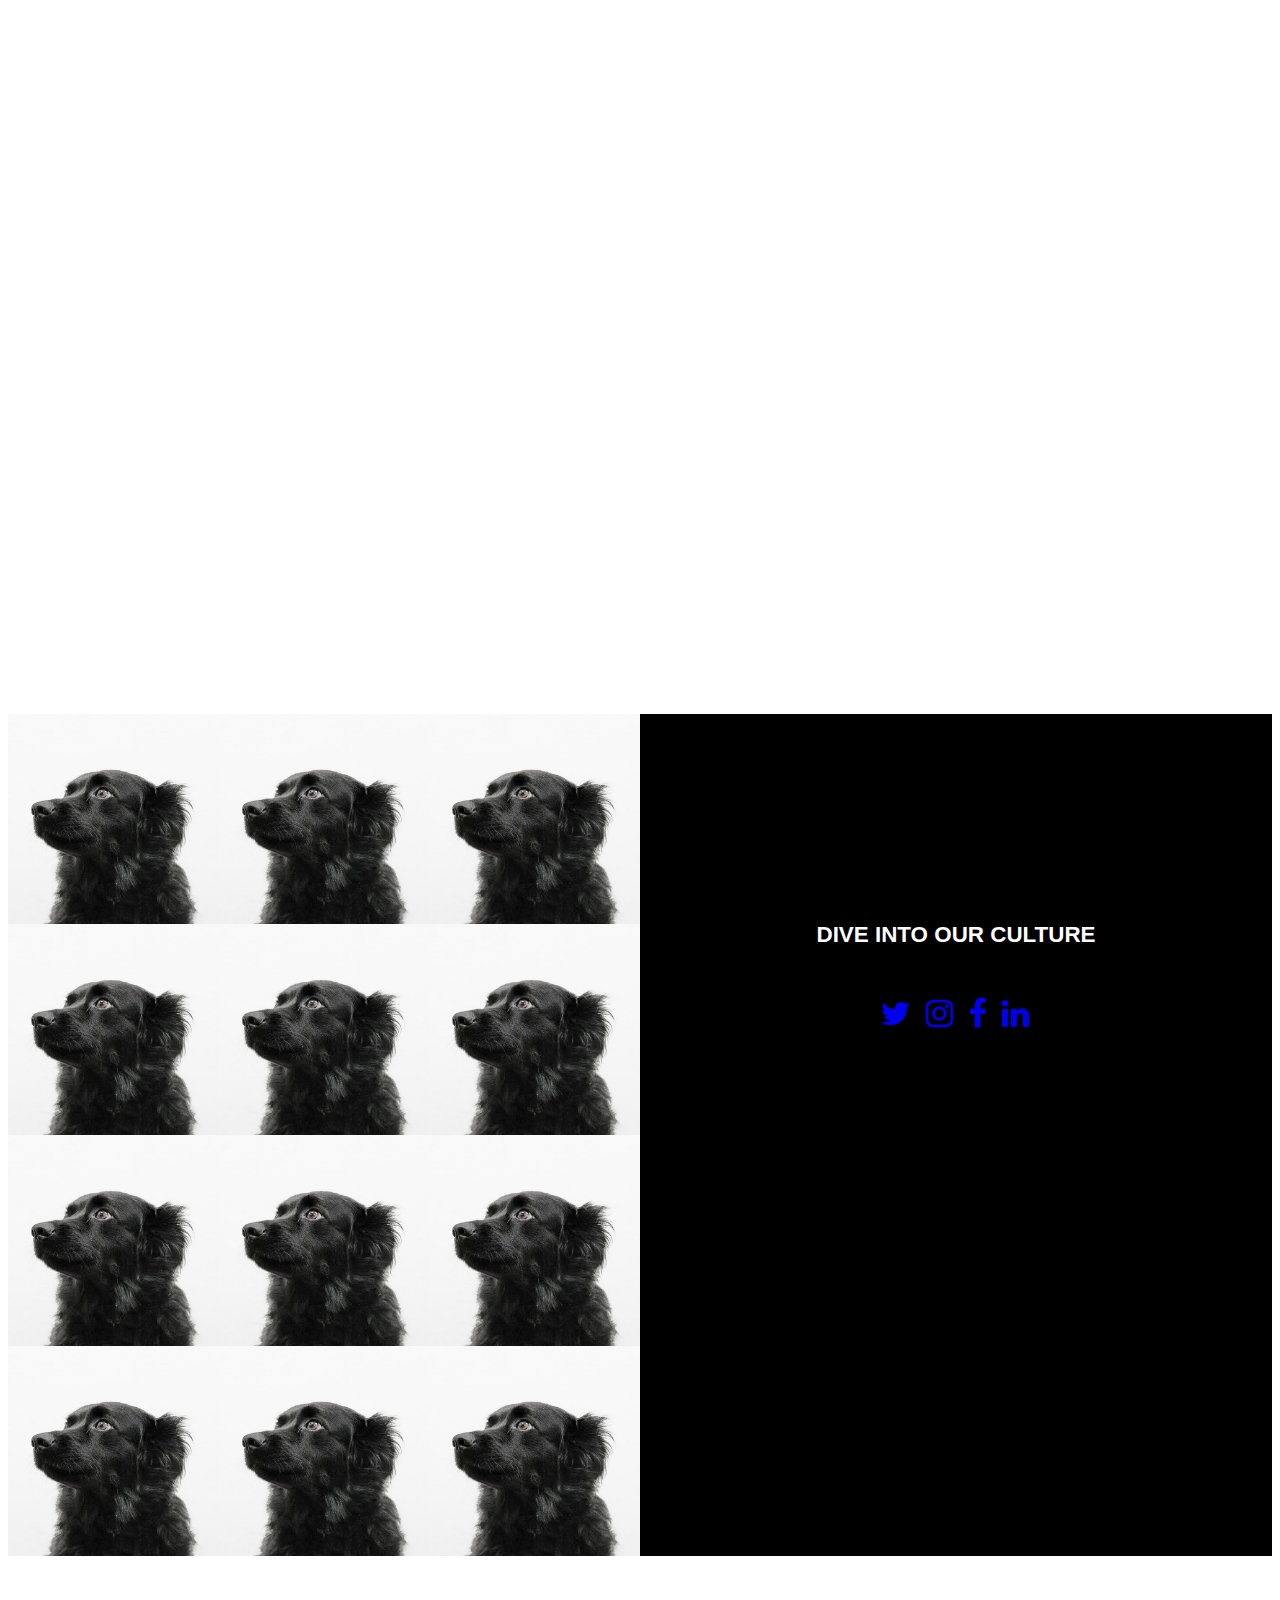
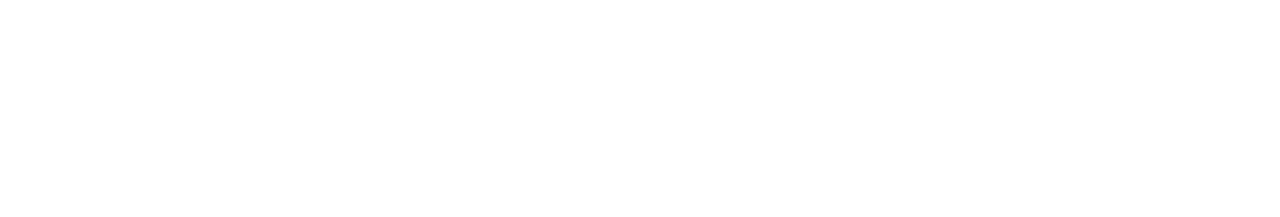
<file: html-css-js-code/index.html>
<!DOCTYPE html>
<html lang="en">
  <head>
    <meta charset="UTF-8"/>
    <title>Random</title>
    <meta name="viewport" content="width=device-width"/>
    <link rel="stylesheet" href="https://maxcdn.bootstrapcdn.com/font-awesome/4.7.0/css/font-awesome.min.css">
   
    
  </head>
 
<style>

.transparent-divider{
    min-height:200px;}

.awards{
min-height:200px;}

#section{
    padding-top: 10%;
    padding-bottom: 10%;
    position: relative;
    display: block;}

.vc_row{
    float: none;
    width: 100%;
    clear: both;}

.full-width-content .span_12 {
    width: 100%;
    float: none;
    display: table;}

.vc_col-sm-12 {
    width: 100%;}

.full-width-content .vc_column .wpb_wrapper {
    z-index: 2;
    position: relative;}

#about-equipe {
    position: relative;
    overflow: hidden;
    background-color: #000;
    z-index: 3;}

#equipe {
    width: 50%;
    float: left;}

#persona {
    display: block;
    width: 33.33333%;
    float: left;
    position: relative;}

#col-r {
    position: absolute;
    top: 0;
    right: 0;
    width: 50%;
    float: left;}

#col-r.bottom {
    top: auto;
    bottom: 0;}

#about-equipe.fixed #col-r {
    position: fixed;}

#about-equipe #redes, #about-equipe .img {
    position: absolute;
    right: 0;
    height: 50%;
    display: block;
    z-index: 2;}

#redes {
    width: 100%;
    text-align: center;
    background-color: #000;
    top: 0;}

 #about-equipe .img {
    top: 50%;
    width: 100%;
    background-image: url(image/About-Us_Hero.jpg);
    background-position: center;
    background-repeat: no-repeat;
    -moz-background-size: cover;
    -o-background-size: cover;
    -webkit-background-size: cover;
    background-size: cover;}

.table {
    display: table;
    width: 100%;
    height: 100%;}

.table__vAlign {
    display: table-cell;
    height: 100%;
    vertical-align: middle;}

h2.title-redes {
    padding-top: 30%;
    color: #ffffff;
    text-transform: uppercase;
    font-family: 'Ubuntu', sans-serif;
    font-size: 140%;}

ul.nav-social {
    list-style: none !important;
    width: 30%;
    margin: 0px auto;
    margin-top: 50px;}

ul.nav-social li {
    width: auto;
    float: left;
    display: inline-block;
    margin-right: 4%;
    margin-left: 4%;
    height: 20px;}


ul.nav-social li:first-child {
    margin-left: 0px;}

img {
    max-width: 100%;
    width: auto\9;
    height: auto;
    vertical-align: middle;
    border: 0;
    -ms-interpolation-mode: bicubic;}

 #persona img {
    width: 100%;
    display: block;}

.caption {
    position: absolute;
    left: 0px;
    right: 0px;
    margin: 0px auto;
    text-align: center;
    width: 100%;
    height: 100%;
    top: 0px;}

.caption p {
    margin-top: 40%;
    color: transparent;
    font-size: 14px;}

#persona:hover .caption {
    background-color: rgba(0,0,0,0.4);}

#persona:hover .caption p {
    color: #ffffff !important;}


</style>
 <body>
<div id="section" class="vc_row vc_row-fluid  animate_onoffset row-dynamic-el full-width-content section-style  transparent-divider  "style="margin-top: 0px; margin-bottom: 0px;"><div id="transparent-divider" style="position: absolute;top: 0;"></div><div class="col span_12  dark"></div> 
</div></div>

<div id="section" class="vc_row vc_row-fluid  animate_onoffset row-dynamic-el full-width-content section-style  awards" ><div id="fixed-holder" ><div class="col span_12  dark">
 <div class="vc_col-sm-12 vc_column column_container with_padding" >
  <div class="wpb_wrapper">             
   <div class="wpb_content">
     <div class="wpb_wrapper"></div>
    </div>
   </div>
  </div>
</div>
</div>




<div id="section" class="vc_row vc_row-fluid  animate_onoffset row-dynamic-el full-width-content section-style  fixed-holder" ><div id="fixed-holder" style="position: absolute;top: 0;"></div><div class="col span_12  dark">
 <div class="vc_col-sm-12 team vc_column column_container with_padding" >
  <div class="wpb_wrapper">				
   <div class="wpb_content">
     <div class="wpb_wrapper">
       <div id="about-equipe">
         <div id="equipe">
            <div id="persona"> <img src="image/Sample.jpg" alt=""><div class="caption"><p>Sample Name<br>Sample Title</p></div></div>
            <div id="persona"> <img src="image/Sample.jpg" alt=""><div class="caption"><p>Sample Name<br>Sample Title</p></div></div>
            <div id="persona"> <img src="image/Sample.jpg" alt=""><div class="caption"><p>Sample Name<br>Sample Title</p></div></div>
            <div id="persona"> <img src="image/Sample.jpg" alt=""><div class="caption"><p>Sample Name<br>Sample Title</p></div></div>
            <div id="persona"> <img src="image/Sample.jpg" alt=""><div class="caption"><p>Sample Name<br>Sample Title</p></div></div>
            <div id="persona"> <img src="image/Sample.jpg" alt=""><div class="caption"><p>Sample Name<br>Sample Title</p></div></div>
            <div id="persona"> <img src="image/Sample.jpg" alt=""><div class="caption"><p>Sample Name<br>Sample Title</p></div></div>
            <div id="persona"> <img src="image/Sample.jpg" alt=""><div class="caption"><p>Sample Name<br>Sample Title</p></div></div>
            <div id="persona"> <img src="image/Sample.jpg" alt=""><div class="caption"><p>Sample Name<br>Sample Title</p></div></div>
            <div id="persona"> <img src="image/Sample.jpg" alt=""><div class="caption"><p>Sample Name<br>Sample Title</p></div></div>
            <div id="persona"> <img src="image/Sample.jpg" alt=""><div class="caption"><p>Sample Name<br>Sample Title</p></div></div>
            <div id="persona"> <img src="image/Sample.jpg" alt=""><div class="caption"><p>Sample Name<br>Sample Title</p></div></div>        
         </div>
         <div id="col-r">
          <div id="redes">
            <div class="table">
                <div class="table__vAlign">
                    <h2 class="title-redes">Dive into our culture</h2>
                    <ul class="nav-social">
                      <li><a href="#" target="_blank"><i class="fa fa-twitter fa-2x"></i></a></li>
                      <li><a href="#" target="_blank"><i class="fa fa-instagram fa-2x"></i></a></li>
                      <li><a href="#" target="_blank"><i class="fa fa-facebook fa-2x"></i></a></li>
                      <li><a href="#" target="_blank"><i class="fa fa-linkedin fa-2x"></i></a></li>
                    </ul>
                        
                </div>
            </div>
        </div>
        <div class="img"></div>
    </div>
</div>

 <script src="https://cdnjs.cloudflare.com/ajax/libs/jquery/3.2.1/jquery.min.js"></script>
<script>
$(window).scroll(function() {

   var hT = $('#fixed-holder').offset().top,
       hH = $('#fixed-holder').outerHeight(),
       wH = $(window).height(),
       wS = $(this).scrollTop();
       sH = $('.awards').height();
       eH = $('#about-equipe').height();
    console.log((hT-wH) , wS);
   if (wS > (hT+hH-wH+sH)){
    $('#about-equipe').addClass("fixed");
$('#col-r').addClass("bottom");
$('#col-r').css("height", eH );
   }
else{
 $('#about-equipe').removeClass("fixed");
$('#col-r').removeClass("bottom");

}
if(wS > (hT+hH-wH+sH+eH)){
$('#about-equipe').removeClass("fixed");
$('#col-r').removeClass("bottom");


}
});

</script>
</body>
</html>
</file>
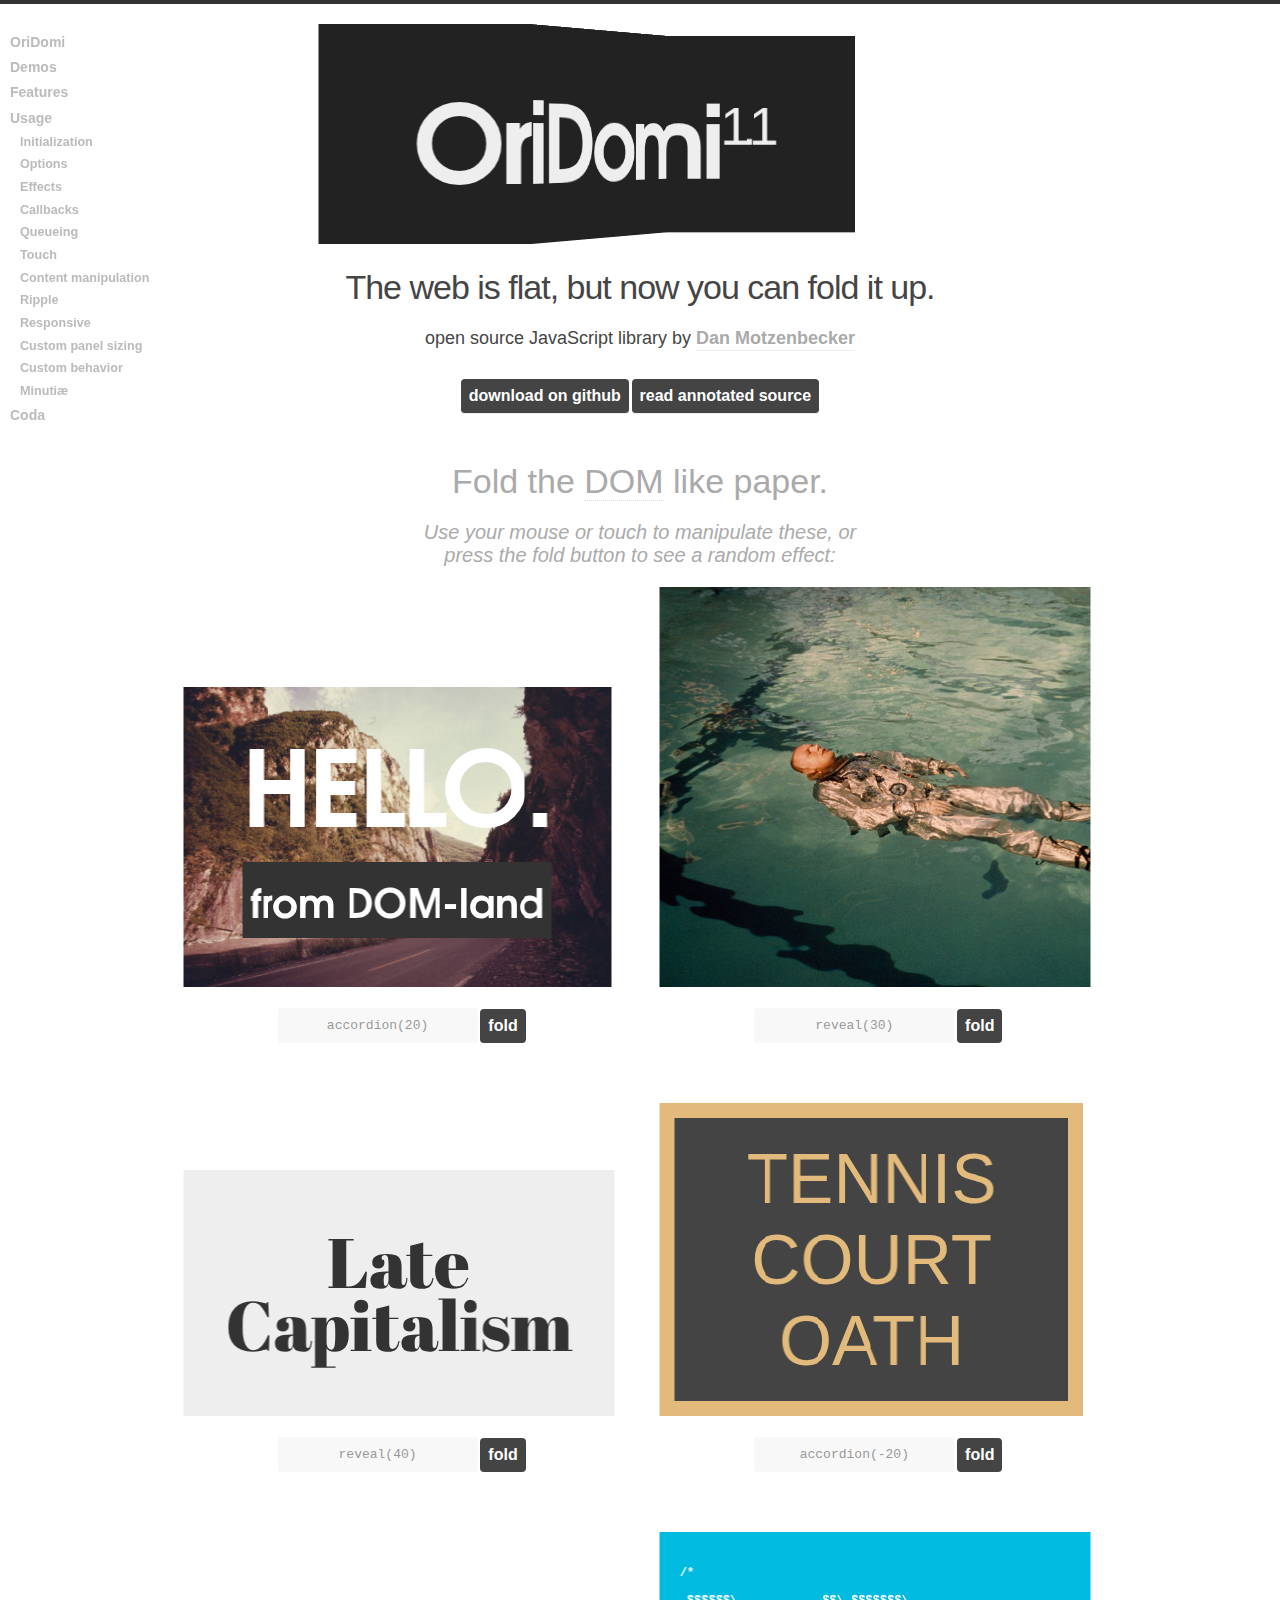
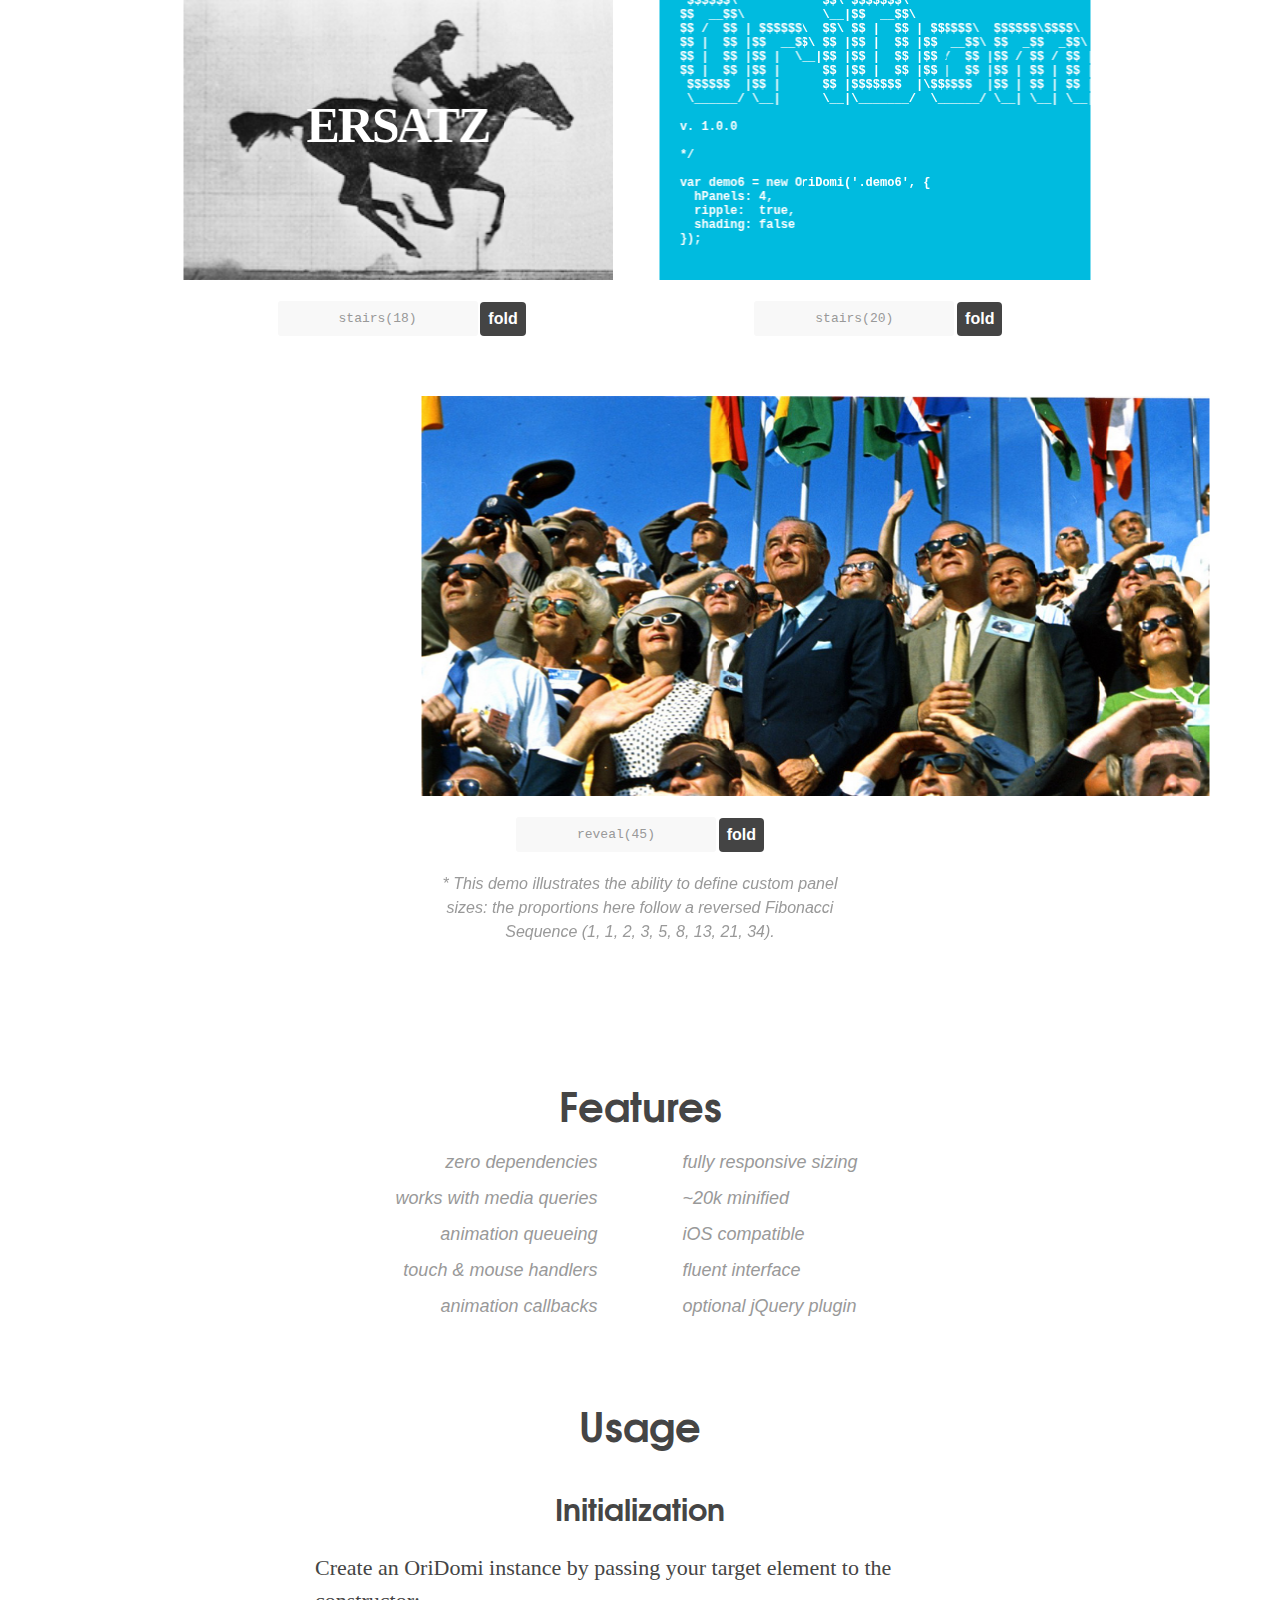
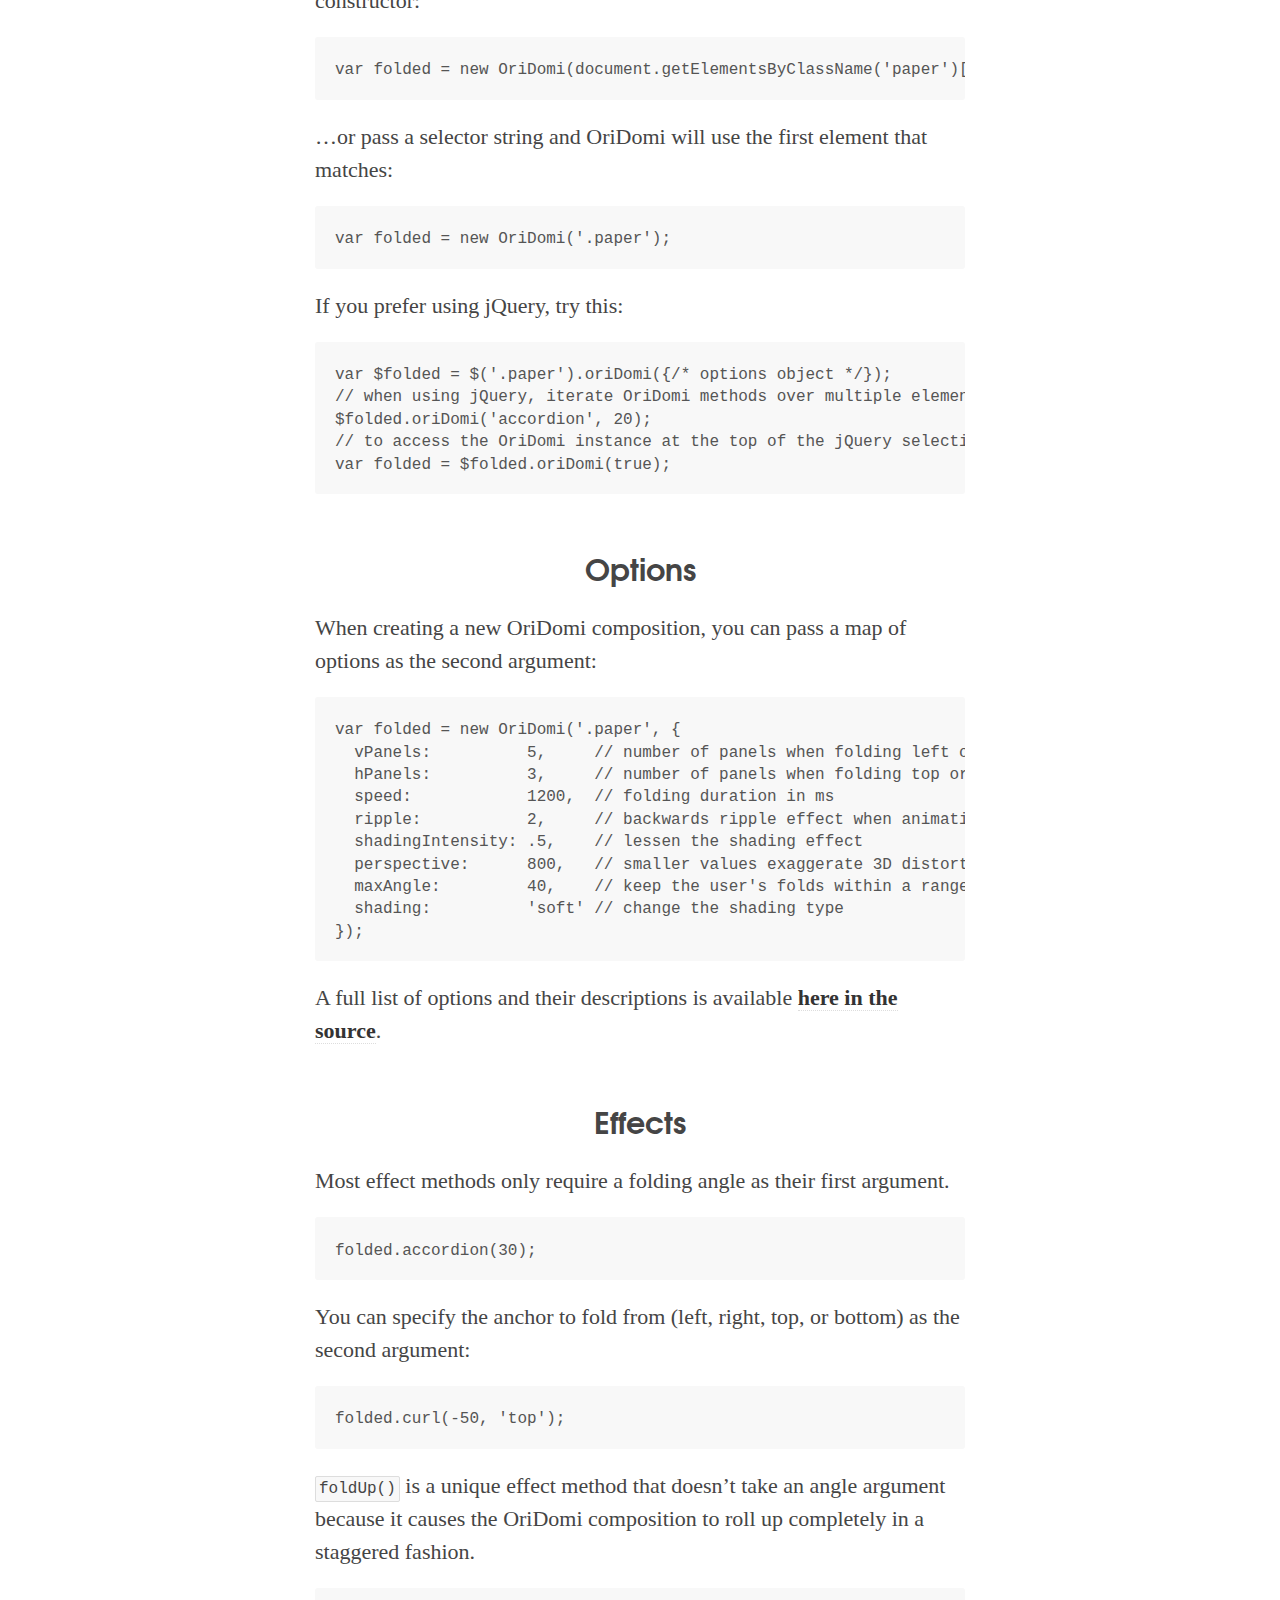
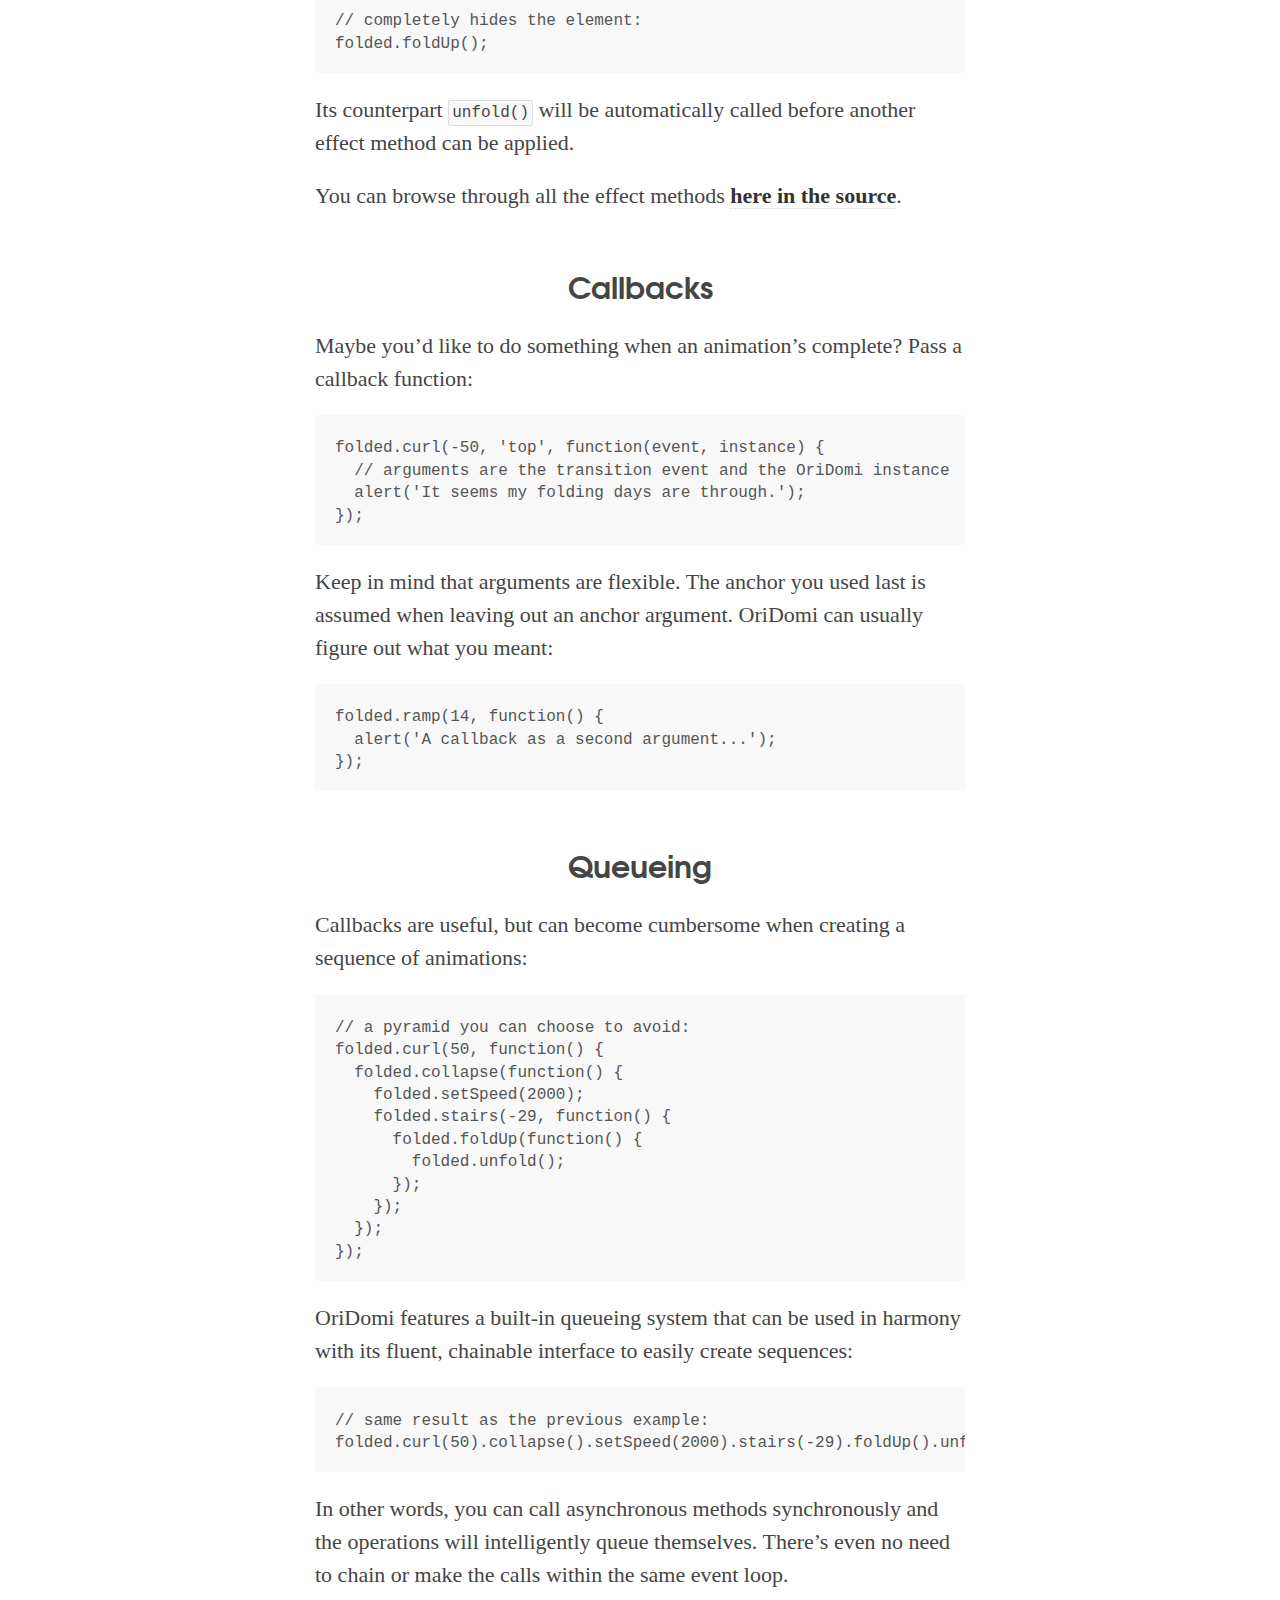
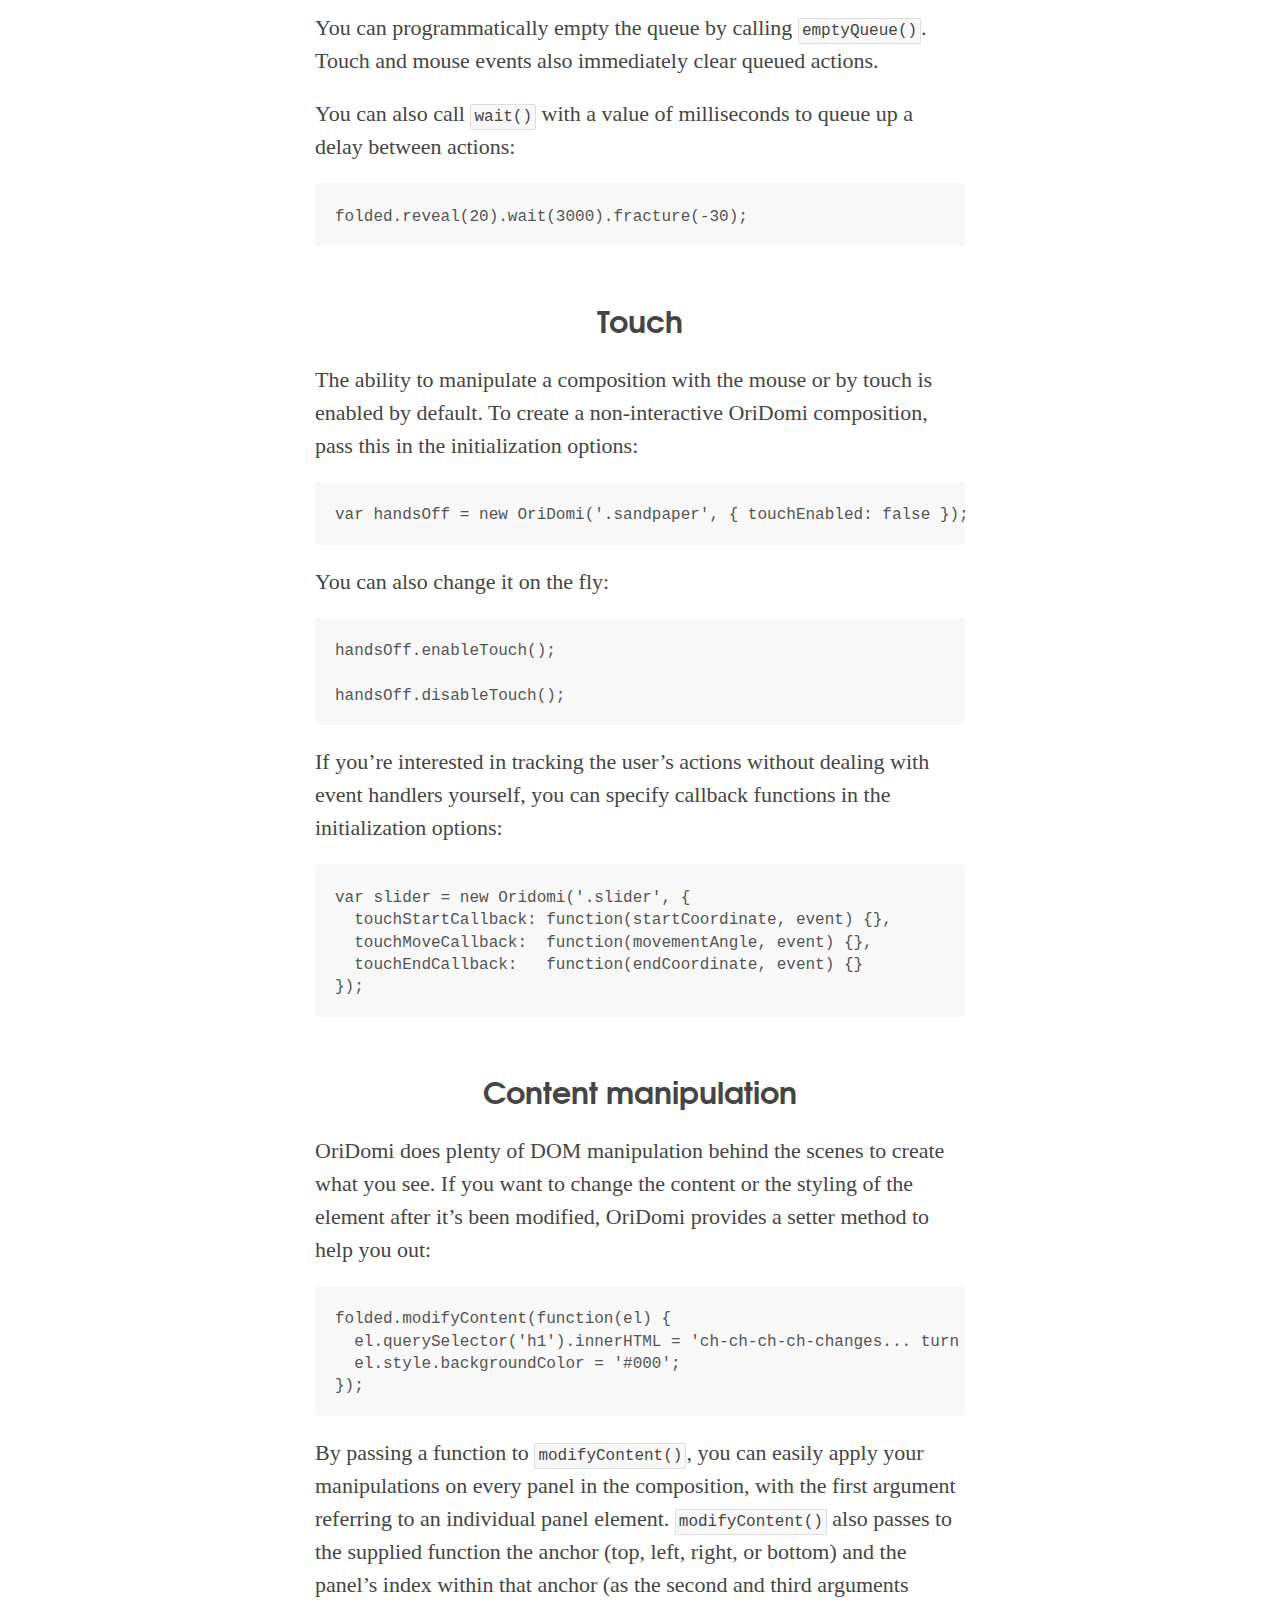
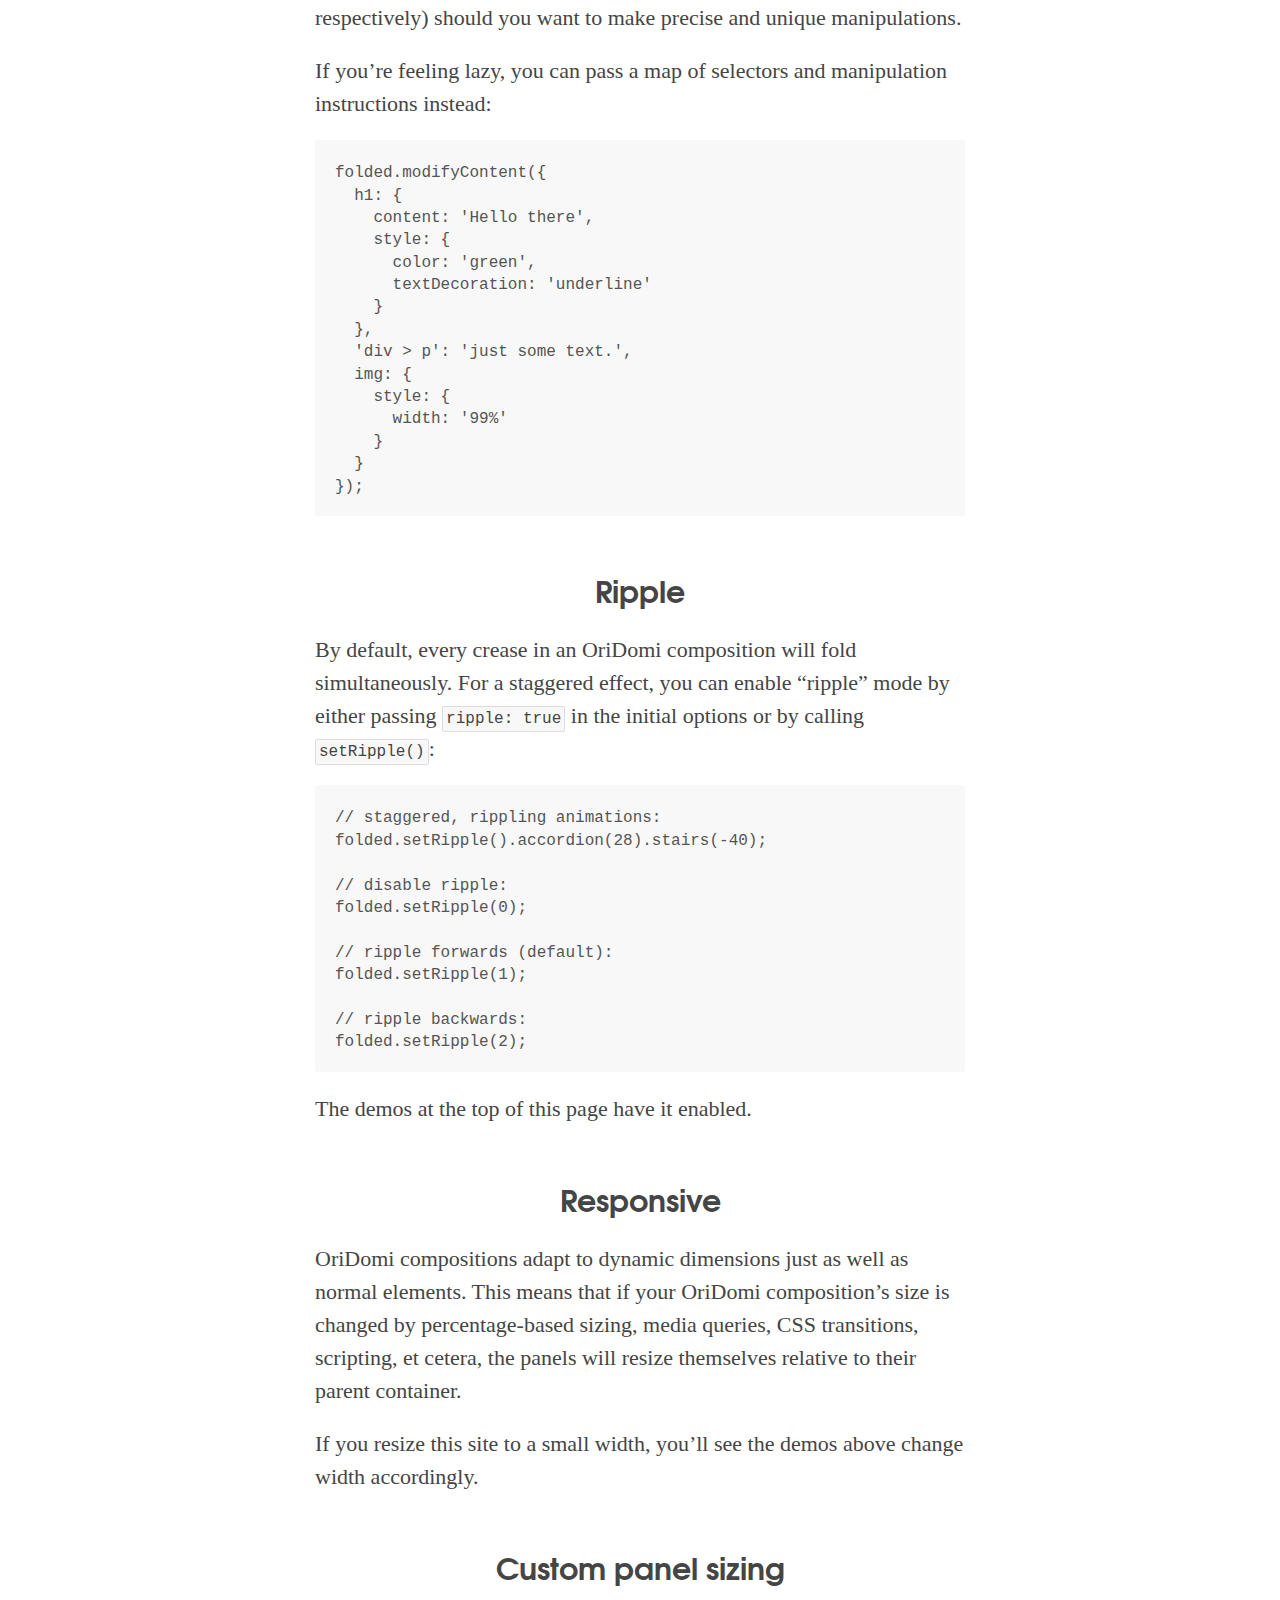
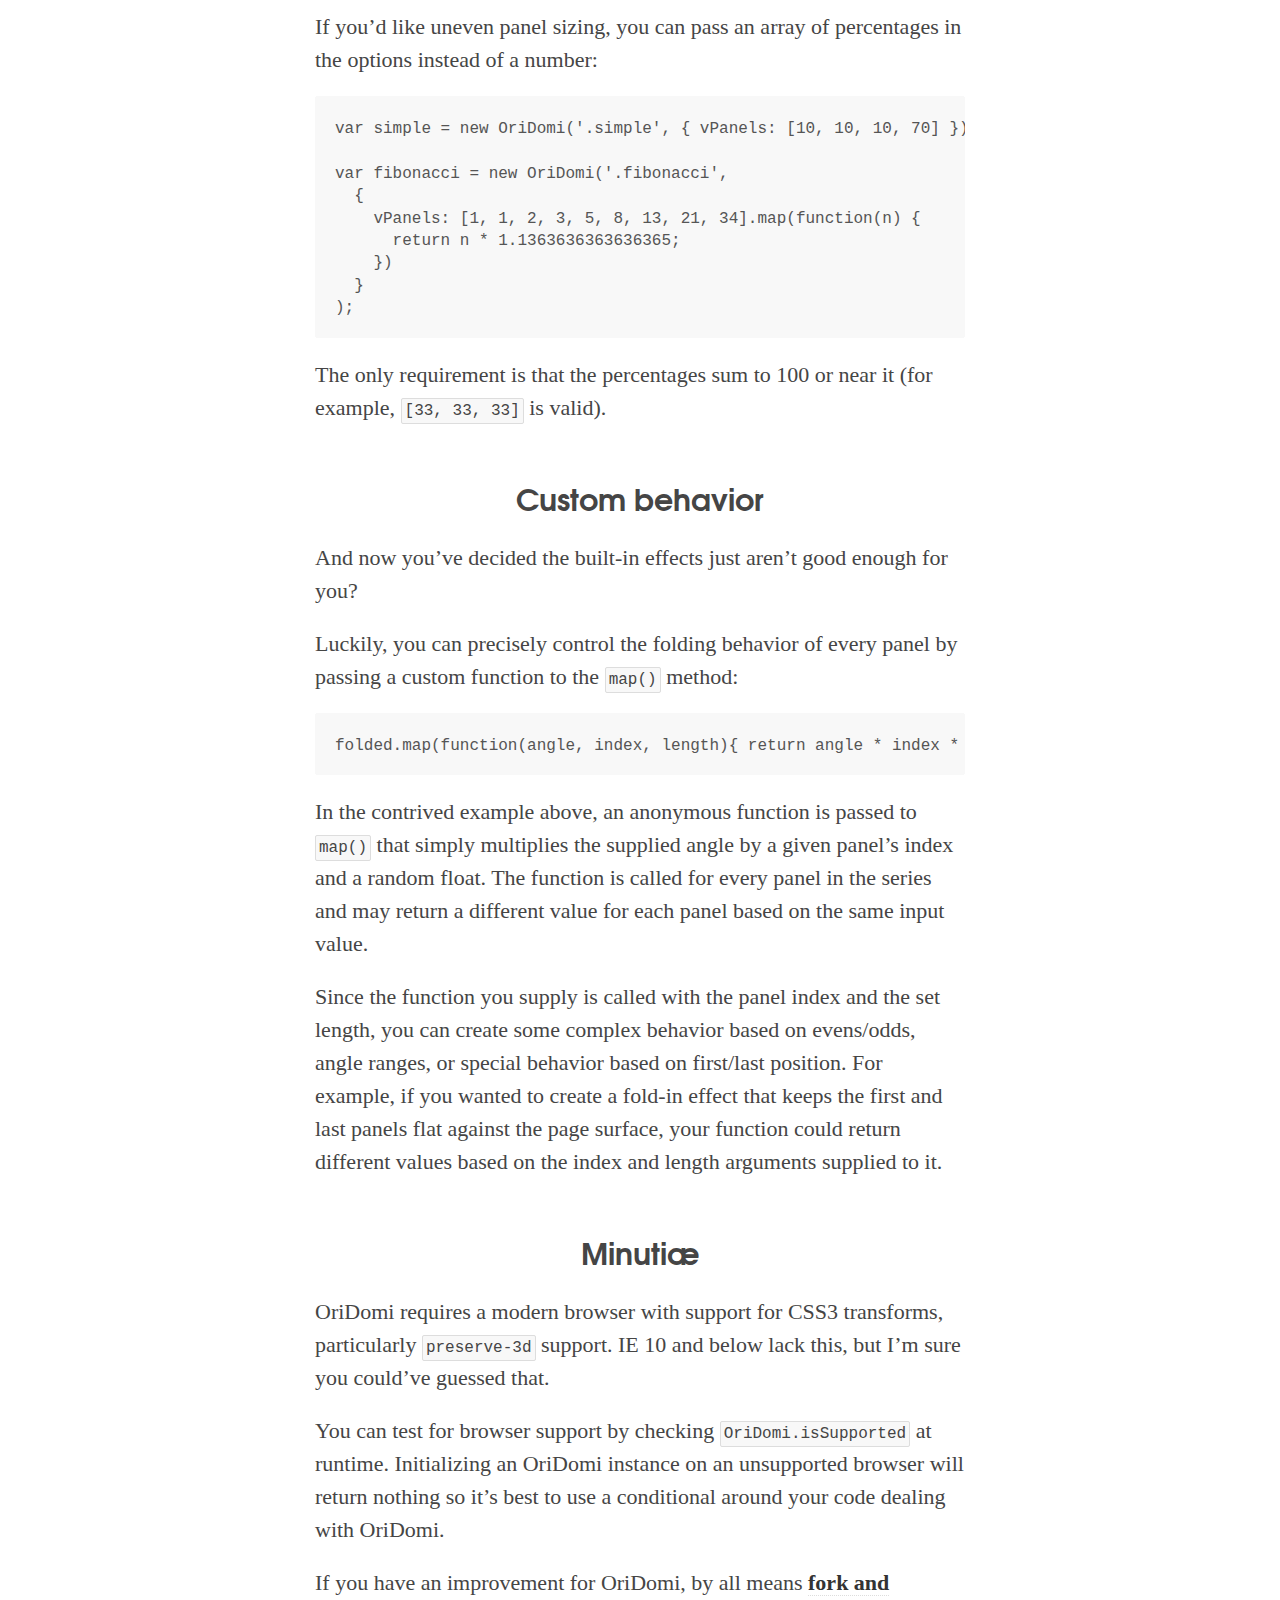
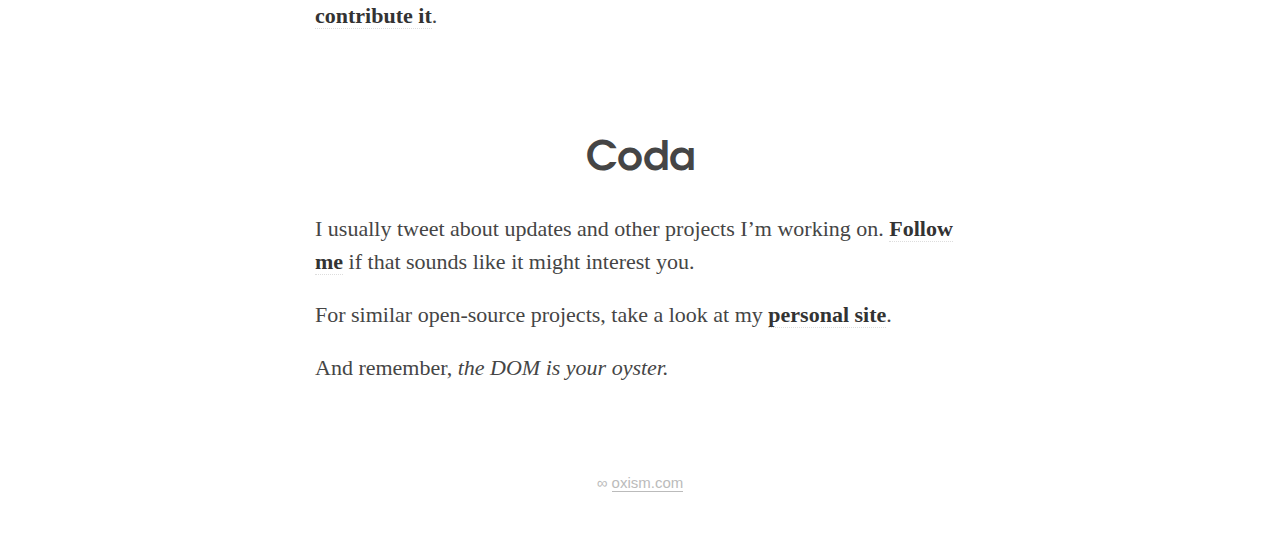
<file: AtefehDesign/js/oriDomi-master/index.html>
<!DOCTYPE html>
<html>
<head>
  <meta charset="utf-8">
  <meta name="author" content="Dan Motzenbecker">
  <meta name="description" content="OriDomi - origami for the web">
  <meta name="viewport" content="width=device-width, initial-scale=0.6">
  <title>OriDomi - origami for the web</title>
  <link href="demo/demo.css" rel="stylesheet" type="text/css">
  <link href="http://fonts.googleapis.com/css?family=Abril+Fatface" rel="stylesheet" type="text/css">
  <link href="favicon.png" rel="icon" type="image/png" >
</head>
<body>

  <header>
    <h1 class="logo">OriDomi<sup>1.1</sup></h1>
    <h2>The web is flat, but now you can fold it up.</h2>
    <h5>open source JavaScript library by <a href="http://oxism.com">Dan Motzenbecker</a></h5>
    <div>
      <a class="button" href="https://github.com/dmotz/oriDomi">download on github</a>
      <a class="button" href="docs/oridomi.html">read annotated source</a>
    </div>
  </header>

  <ul id="menu">
    <li><a href="#">OriDomi</a></li>
    <li><a href="#demos">Demos</a></li>
    <li><a href="#features">Features</a></li>
    <li>
      <a href="#usage">Usage</a>
      <ul>
        <li><a href="#initialization">Initialization</a></li>
        <li><a href="#options">Options</a></li>
        <li><a href="#effects">Effects</a></li>
        <li><a href="#callbacks">Callbacks</a></li>
        <li><a href="#queueing">Queueing</a></li>
        <li><a href="#touch">Touch</a></li>
        <li><a href="#content-manipulation">Content manipulation</a></li>
        <li><a href="#ripple">Ripple</a></li>
        <li><a href="#responsive">Responsive</a></li>
        <li><a href="#custom-sizing">Custom panel sizing</a></li>
        <li><a href="#custom">Custom behavior</a></li>
        <li><a href="#minutiae">Minuti&aelig;</a></li>
      </ul>
    </li>
    <li><a href="#coda">Coda</a></li>
  </ul>

  <noscript>
    <div class="warning">
      Your browser has JavaScript disabled. OriDomi needs JavaScript turned on
      to work. Otherwise, all you&rsquo;ll see here are some flat text and images.
      Visit <a href="http://www.enable-javascript.com">this site</a> if you need
      help turning it on.
    </div>
  </noscript>

  <div id="unsupported" class="warning">
    Sorry, looks like your browser is too old to support OriDomi, so all you&rsquo;ll
    see below are some flat images and text. To get the most out of the web,
    consider upgrading to a browser that supports modern standards. Try
    <a href="https://www.google.com/chrome">Chrome</a>,
    <a href="http://www.apple.com/safari">Safari</a>, or
    <a href="http://www.firefox.com">Firefox</a>.
  </div>

  <section id="demos">
    <h2>
      Fold the
      <a href="http://en.wikipedia.org/wiki/Document_Object_Model" target="_blank">DOM</a>
      like paper.
    </h2>
    <h3>
      Use your mouse or touch to manipulate these, or press the <b>fold</b>
      button to see a random effect:
    </h3>
    <ul>
      <li>
        <div class="demo demo1">
          <h3>Hello.</h3>
          <p>from DOM-land</p>
        </div>
        <div>
          <div class="label">accordion(20)</div>
          <div class="button" data-n="0">fold</div>
        </div>
      </li>

      <li>
        <div class="demo demo5"></div>
        <div>
          <div class="label">reveal(30)</div>
          <div class="button" data-n="4">fold</div>
        </div>
      </li>

      <li>
        <div class="demo demo2">
          <h3>Late<br>Capitalism</h3>
        </div>
        <div>
          <div class="label">reveal(40)</div>
          <div class="button" data-n="1">fold</div>
        </div>
      </li>

      <li>
        <div class="demo demo3">
          <h3>Tennis<br>Court<br>Oath</h3>
        </div>
        <div>
          <div class="label">accordion(-20)</div>
          <div class="button" data-n="2">fold</div>
        </div>
      </li>

      <li>
        <div class="demo demo4">
          Ersatz
        </div>
        <div>
          <div class="label">stairs(18)</div>
          <div class="button" data-n="3">fold</div>
        </div>
      </li>

      <li>
        <div class="demo demo6">
<pre>

/*

 $$$$$$\            $$\ $$$$$$$\                          $$\
$$  __$$\           \__|$$  __$$\                         \__|
$$ /  $$ | $$$$$$\  $$\ $$ |  $$ | $$$$$$\  $$$$$$\$$$$\  $$\
$$ |  $$ |$$  __$$\ $$ |$$ |  $$ |$$  __$$\ $$  _$$  _$$\ $$ |
$$ |  $$ |$$ |  \__|$$ |$$ |  $$ |$$ /  $$ |$$ / $$ / $$ |$$ |
$$ |  $$ |$$ |      $$ |$$ |  $$ |$$ |  $$ |$$ | $$ | $$ |$$ |
 $$$$$$  |$$ |      $$ |$$$$$$$  |\$$$$$$  |$$ | $$ | $$ |$$ |
 \______/ \__|      \__|\_______/  \______/ \__| \__| \__|\__|

v. 1.0.0

*/

var demo6 = new OriDomi('.demo6', {
  hPanels: 4,
  ripple:  true,
  shading: false
});

</pre>
        </div>
        <div>
          <div class="label">stairs(20)</div>
          <div class="button" data-n="5">fold</div>
        </div>
      </li>

      <li id="fibonacci">
        <div class="demo demo7"></div>
        <div>
          <div class="label">reveal(45)</div>
          <div class="button" data-n="6">fold</div>
        </div>
        <p class="note">
          * This demo illustrates the ability to define custom panel sizes:
          the proportions here follow a reversed Fibonacci Sequence
          (1, 1, 2, 3, 5, 8, 13, 21, 34).
        </p>
      </li>

    </ul>

  </section>

  <section id="features">
    <h1>Features</h1>
    <ul>
      <li>zero dependencies</li>
      <li>fully responsive sizing</li>
      <li>works with media queries</li>
      <li>~20k minified</li>
      <li>animation queueing</li>
      <li>iOS compatible</li>
      <li>touch &amp; mouse handlers</li>
      <li>fluent interface</li>
      <li>animation callbacks</li>
      <li>optional jQuery plugin</li>
    </ul>
  </section>

  <section id="usage">
    <h1>Usage</h1>
    <h2 id="initialization">Initialization</h2>

    <p>
      Create an OriDomi instance by passing your target element to the constructor:
    </p>

<pre>
<code>
var folded = new OriDomi(document.getElementsByClassName('paper')[0]);
</code>
</pre>

    <p>
      &hellip;or pass a selector string and OriDomi will use the first
      element that matches:
    </p>

<pre>
<code>
var folded = new OriDomi('.paper');
</code>
</pre>

    <p>If you prefer using jQuery, try this:</p>

<pre>
<code>
var $folded = $('.paper').oriDomi({/* options object */});
// when using jQuery, iterate OriDomi methods over multiple elements like this:
$folded.oriDomi('accordion', 20);
// to access the OriDomi instance at the top of the jQuery selection directly:
var folded = $folded.oriDomi(true);
</code>
</pre>

    <h2 id="options">Options</h2>

    <p>
      When creating a new OriDomi composition, you can pass a map of options
      as the second argument:
    </p>

<pre>
<code>
var folded = new OriDomi('.paper', {
  vPanels:          5,     // number of panels when folding left or right (vertically oriented)
  hPanels:          3,     // number of panels when folding top or bottom
  speed:            1200,  // folding duration in ms
  ripple:           2,     // backwards ripple effect when animating
  shadingIntensity: .5,    // lessen the shading effect
  perspective:      800,   // smaller values exaggerate 3D distortion
  maxAngle:         40,    // keep the user's folds within a range of -40 to 40 degrees
  shading:          'soft' // change the shading type
});
</code>
</pre>

    <p>
      A full list of options and their descriptions is available
      <a href="./docs/oridomi.html#section-59">here in the source</a>.
    </p>


    <h2 id="effects">Effects</h2>

    <p>
      Most effect methods only require a folding angle as their first argument.
    </p>

<pre>
<code>
folded.accordion(30);
</code>
</pre>

    <p>
      You can specify the anchor to fold from (left, right, top, or bottom)
      as the second argument:
    </p>


<pre>
<code>
folded.curl(-50, 'top');
</code>
</pre>


    <p>
      <code>foldUp()</code> is a unique effect method that doesn&rsquo;t take an
      angle argument because it causes the OriDomi composition to roll up completely
      in a staggered fashion.
    </p>

<pre>
<code>
// completely hides the element:
folded.foldUp();
</code>
</pre>

    <p>
      Its counterpart <code>unfold()</code> will be automatically called before
      another effect method can be applied.
    </p>

    <p>
      You can browse through all the effect methods
      <a href="./docs/oridomi.html#section-188">here in the source</a>.
    </p>

    <h2 id="callbacks">Callbacks</h2>


    <p>
      Maybe you&rsquo;d like to do something when an animation&rsquo;s complete?
      Pass a callback function:
    </p>

<pre>
<code>
folded.curl(-50, 'top', function(event, instance) {
  // arguments are the transition event and the OriDomi instance
  alert('It seems my folding days are through.');
});
</code>
</pre>


  <p>
    Keep in mind that arguments are flexible.
    The anchor you used last is assumed when leaving out an anchor argument.
    OriDomi can usually figure out what you meant:
  </p>

<pre>
<code>
folded.ramp(14, function() {
  alert('A callback as a second argument...');
});
</code>
</pre>


    <h2 id="queueing">Queueing</h2>

    <p>
      Callbacks are useful, but can become cumbersome when creating
      a sequence of animations:
    </p>

<pre>
<code>
// a pyramid you can choose to avoid:
folded.curl(50, function() {
  folded.collapse(function() {
    folded.setSpeed(2000);
    folded.stairs(-29, function() {
      folded.foldUp(function() {
        folded.unfold();
      });
    });
  });
});
</code>
</pre>

    <p>
      OriDomi features a built-in queueing system that can be used in harmony
      with its fluent, chainable interface to easily create sequences:
    </p>

<pre>
<code>
// same result as the previous example:
folded.curl(50).collapse().setSpeed(2000).stairs(-29).foldUp().unfold();
</code>
</pre>


    <p>
      In other words, you can call asynchronous methods synchronously and the
      operations will intelligently queue themselves. There&rsquo;s even no need
      to chain or make the calls within the same event loop.
    </p>

    <p>
      You can programmatically empty the queue by calling <code>emptyQueue()</code>.
      Touch and mouse events also immediately clear queued actions.
    </p>

    <p>
      You can also call <code>wait()</code> with a value of milliseconds to
      queue up a delay between actions:
    </p>

<pre>
<code>
folded.reveal(20).wait(3000).fracture(-30);
</code>
</pre>

    <h2 id="touch">Touch</h2>

    <p>
      The ability to manipulate a composition with the mouse or by touch is
      enabled by default. To create a non-interactive OriDomi composition, pass
      this in the initialization options:
    </p>

<pre>
<code>
var handsOff = new OriDomi('.sandpaper', { touchEnabled: false });
</code>
</pre>

    <p>You can also change it on the fly:</p>

<pre>
<code>
handsOff.enableTouch();

handsOff.disableTouch();
</code>
</pre>


    <p>
      If you&rsquo;re interested in tracking the user&rsquo;s actions without
      dealing with event handlers yourself, you can specify callback functions
      in the initialization options:
    </p>

<pre>
<code>
var slider = new Oridomi('.slider', {
  touchStartCallback: function(startCoordinate, event) {},
  touchMoveCallback:  function(movementAngle, event) {},
  touchEndCallback:   function(endCoordinate, event) {}
});
</code>
</pre>


    <h2 id="content-manipulation">Content manipulation</h2>

    <p>
      OriDomi does plenty of DOM manipulation behind the scenes to create what
      you see. If you want to change the content or the styling of the
      element after it&rsquo;s been modified, OriDomi provides a setter method
      to help you out:
    </p>

<pre>
<code>
folded.modifyContent(function(el) {
  el.querySelector('h1').innerHTML = 'ch-ch-ch-ch-changes... turn and face the strange'
  el.style.backgroundColor = '#000';
});
</code>
</pre>

    <p>
      By passing a function to <code>modifyContent()</code>, you can easily apply
      your manipulations on every panel in the composition, with the first argument
      referring to an individual panel element. <code>modifyContent()</code> also
      passes to the supplied function the anchor (top, left, right, or bottom)
      and the panel&rsquo;s index within that anchor (as the second and third
      arguments respectively) should you want to make precise and unique manipulations.
    </p>

    <p>
      If you&rsquo;re feeling lazy, you can pass a map of selectors and
      manipulation instructions instead:
    </p>

<pre>
<code>
folded.modifyContent({
  h1: {
    content: 'Hello there',
    style: {
      color: 'green',
      textDecoration: 'underline'
    }
  },
  'div > p': 'just some text.',
  img: {
    style: {
      width: '99%'
    }
  }
});
</code>
</pre>


    <h2 id="ripple">Ripple</h2>

    <p>
      By default, every crease in an OriDomi composition will fold simultaneously.
      For a staggered effect, you can enable &ldquo;ripple&rdquo; mode by either
      passing <code>ripple: true</code> in the initial options or by calling
      <code>setRipple()</code>:
    </p>

<pre>
<code>
// staggered, rippling animations:
folded.setRipple().accordion(28).stairs(-40);

// disable ripple:
folded.setRipple(0);

// ripple forwards (default):
folded.setRipple(1);

// ripple backwards:
folded.setRipple(2);
</code>
</pre>

    <p>The demos at the top of this page have it enabled.</p>


    <h2 id="responsive">Responsive</h2>

    <p>
      OriDomi compositions adapt to dynamic dimensions just as well as normal
      elements. This means that if your OriDomi composition&rsquo;s size is changed
      by percentage-based sizing, media queries, CSS transitions, scripting, et
      cetera, the panels will resize themselves relative to their parent container.
    </p>

    <p>
      If you resize this site to a small width, you&rsquo;ll see the demos above
      change width accordingly.
    </p>


    <h2 id="custom-sizing">Custom panel sizing</h2>

    <p>
      If you&rsquo;d like uneven panel sizing, you can pass an array of percentages
      in the options instead of a number:
    </p>

<pre>
<code>
var simple = new OriDomi('.simple', { vPanels: [10, 10, 10, 70] });

var fibonacci = new OriDomi('.fibonacci',
  {
    vPanels: [1, 1, 2, 3, 5, 8, 13, 21, 34].map(function(n) {
      return n * 1.1363636363636365;
    })
  }
);
</code>
</pre>

    <p>
      The only requirement is that the percentages sum to 100 or near it
      (for example, <code>[33, 33, 33]</code> is valid).
    </p>


    <h2 id="custom">Custom behavior</h2>

    <p>
      And now you&rsquo;ve decided the built-in effects just aren&rsquo;t good
      enough for you?
    </p>

    <p>
      Luckily, you can precisely control the folding behavior of every panel by
      passing a custom function to the <code>map()</code> method:
    </p>

<pre>
<code>
folded.map(function(angle, index, length){ return angle * index * Math.random() })(20);
</code>
</pre>

    <p>
      In the contrived example above, an anonymous function is passed to
      <code>map()</code> that simply multiplies the supplied angle by a given
      panel&rsquo;s index and a random float. The function is called for every
      panel in the series and may return a different value for each panel based
      on the same input value.
    </p>

    <p>
      Since the function you supply is called with the panel index and the set
      length, you can create some complex behavior based on evens/odds, angle ranges,
      or special behavior based on first/last position. For example, if you wanted
      to create a fold-in effect that keeps the first and last panels flat against
      the page surface, your function could return different values based on the
      index and length arguments supplied to it.
    </p>

    <h2 id="minutiae">Minuti&aelig;</h2>

    <p>
      OriDomi requires a modern browser with support for CSS3 transforms,
      particularly <code>preserve-3d</code> support. IE 10 and below lack this,
      but I&rsquo;m sure you could&rsquo;ve guessed that.
    </p>

    <p>
      You can test for browser support by checking <code>OriDomi.isSupported</code>
      at runtime. Initializing an OriDomi instance on an unsupported browser will
      return nothing so it&rsquo;s best to use a conditional around your code
      dealing with OriDomi.
    </p>

    <p>
      If you have an improvement for OriDomi, by all means
      <a href="https://github.com/dmotz/oriDomi">fork and contribute it</a>.
    </p>


  </section>


  <section id="coda">

    <h1>Coda</h1>

    <p>
      I usually tweet about updates and other projects I&rsquo;m working on.
      <a href="http://twitter.com/dcmotz">Follow me</a> if that sounds like it
      might interest you.
    </p>

    <p>
      For similar open-source projects, take a look at my
      <a href="http://oxism.com">personal site</a>.
    </p>

    <p>And remember, <i>the DOM is your oyster.</i></p>

  </section>


  <footer>
    &infin; <a href="http://oxism.com">oxism.com</a>
  </footer>

  <script src="oridomi.min.js"></script>
  <script src="demo/demo.js"></script>
  <script>
    var _gaq = _gaq || [];
    _gaq.push(['_setAccount', 'UA-33974399-1']);
    _gaq.push(['_trackPageview']);
    (function() {
    var ga = document.createElement('script'); ga.type = 'text/javascript'; ga.async = true;
    ga.src = ('https:' == document.location.protocol ? 'https://ssl' : 'http://www') + '.google-analytics.com/ga.js';
    var s = document.getElementsByTagName('script')[0]; s.parentNode.insertBefore(ga, s);
    })();
  </script>
</body>
</html>
</file>
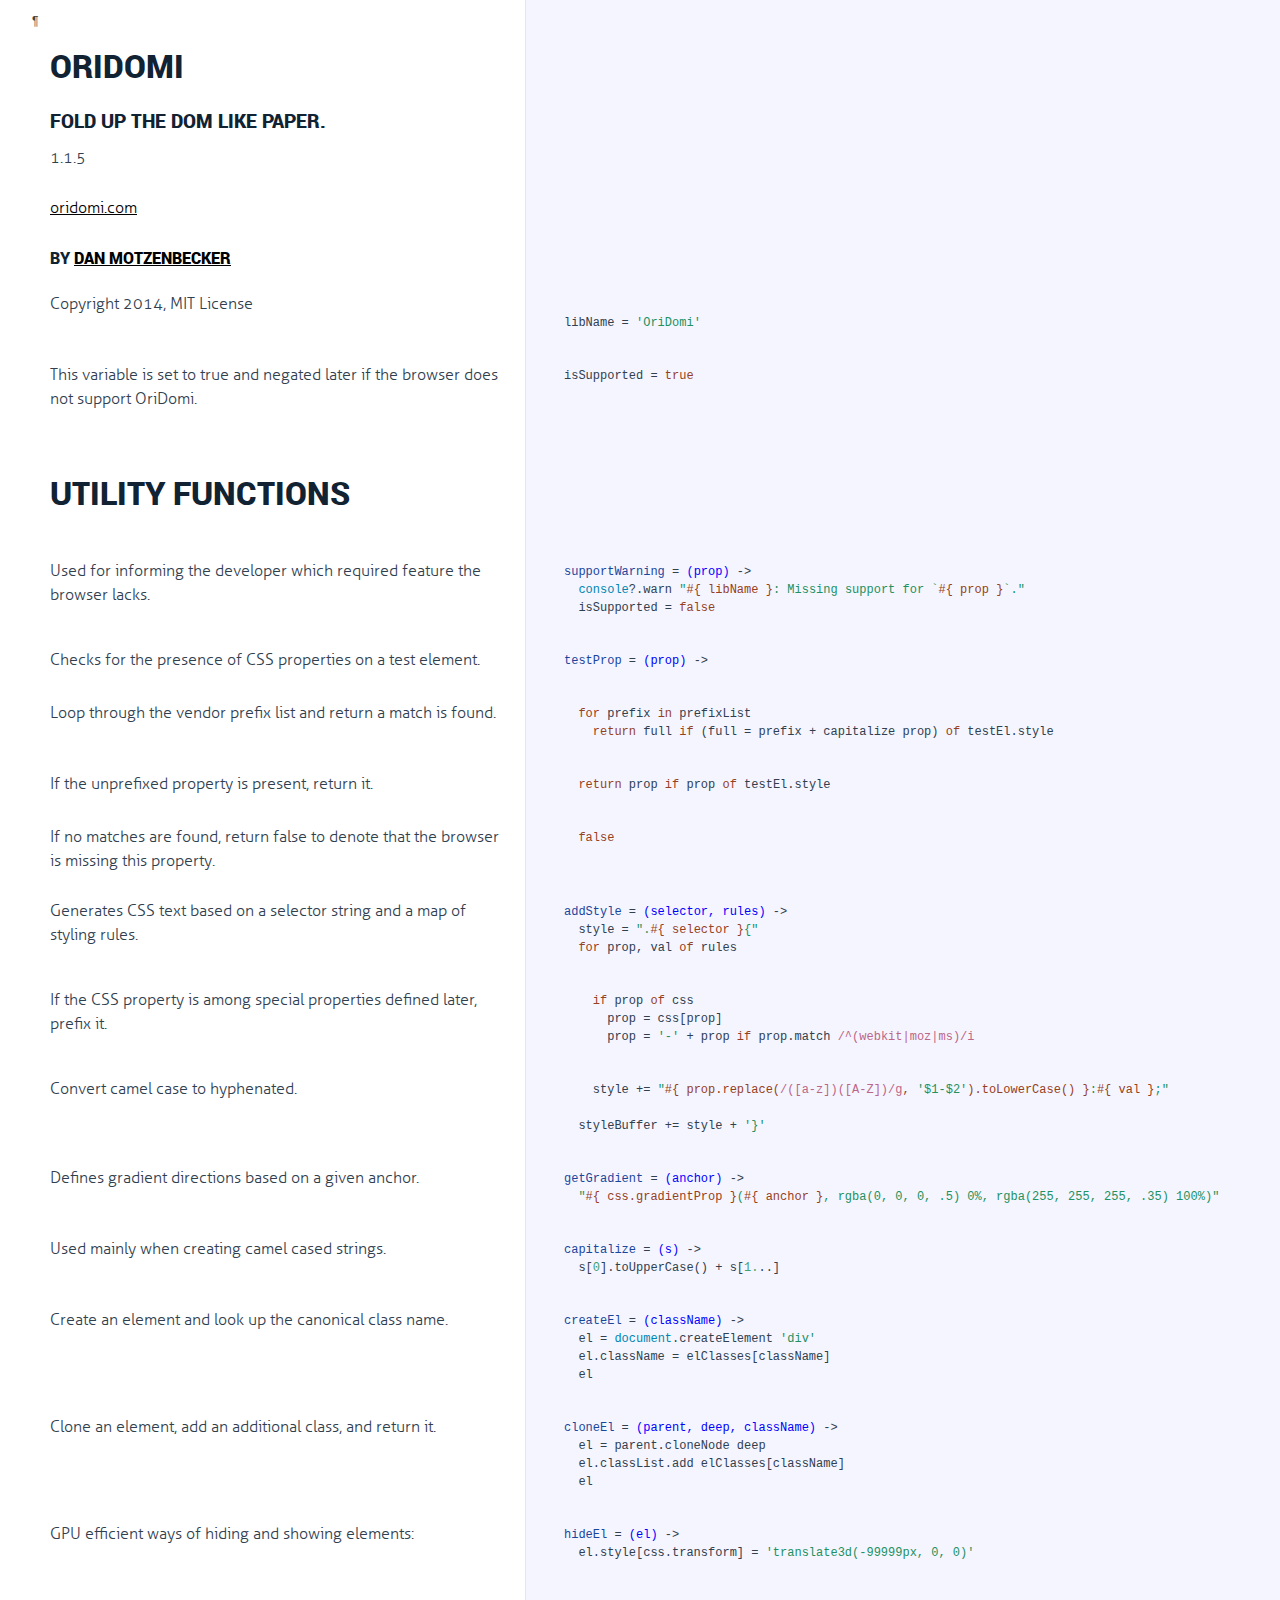
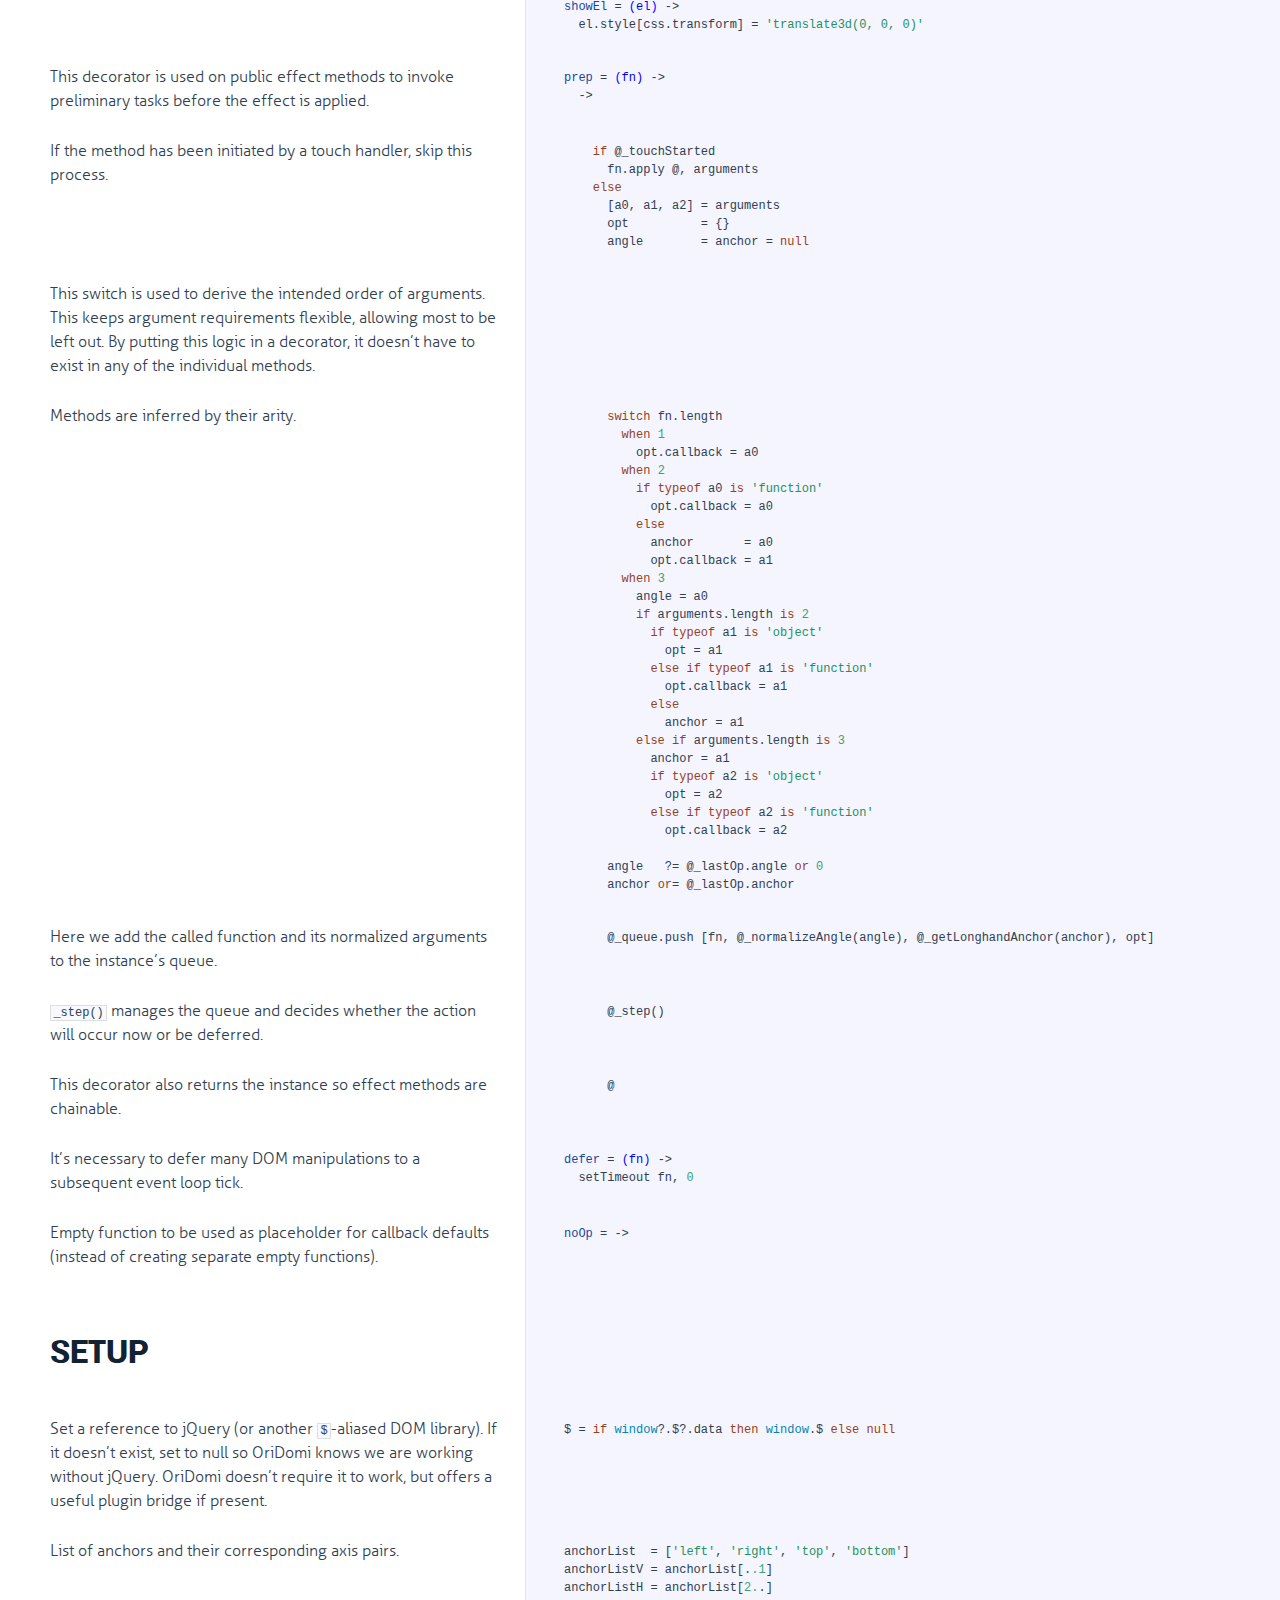
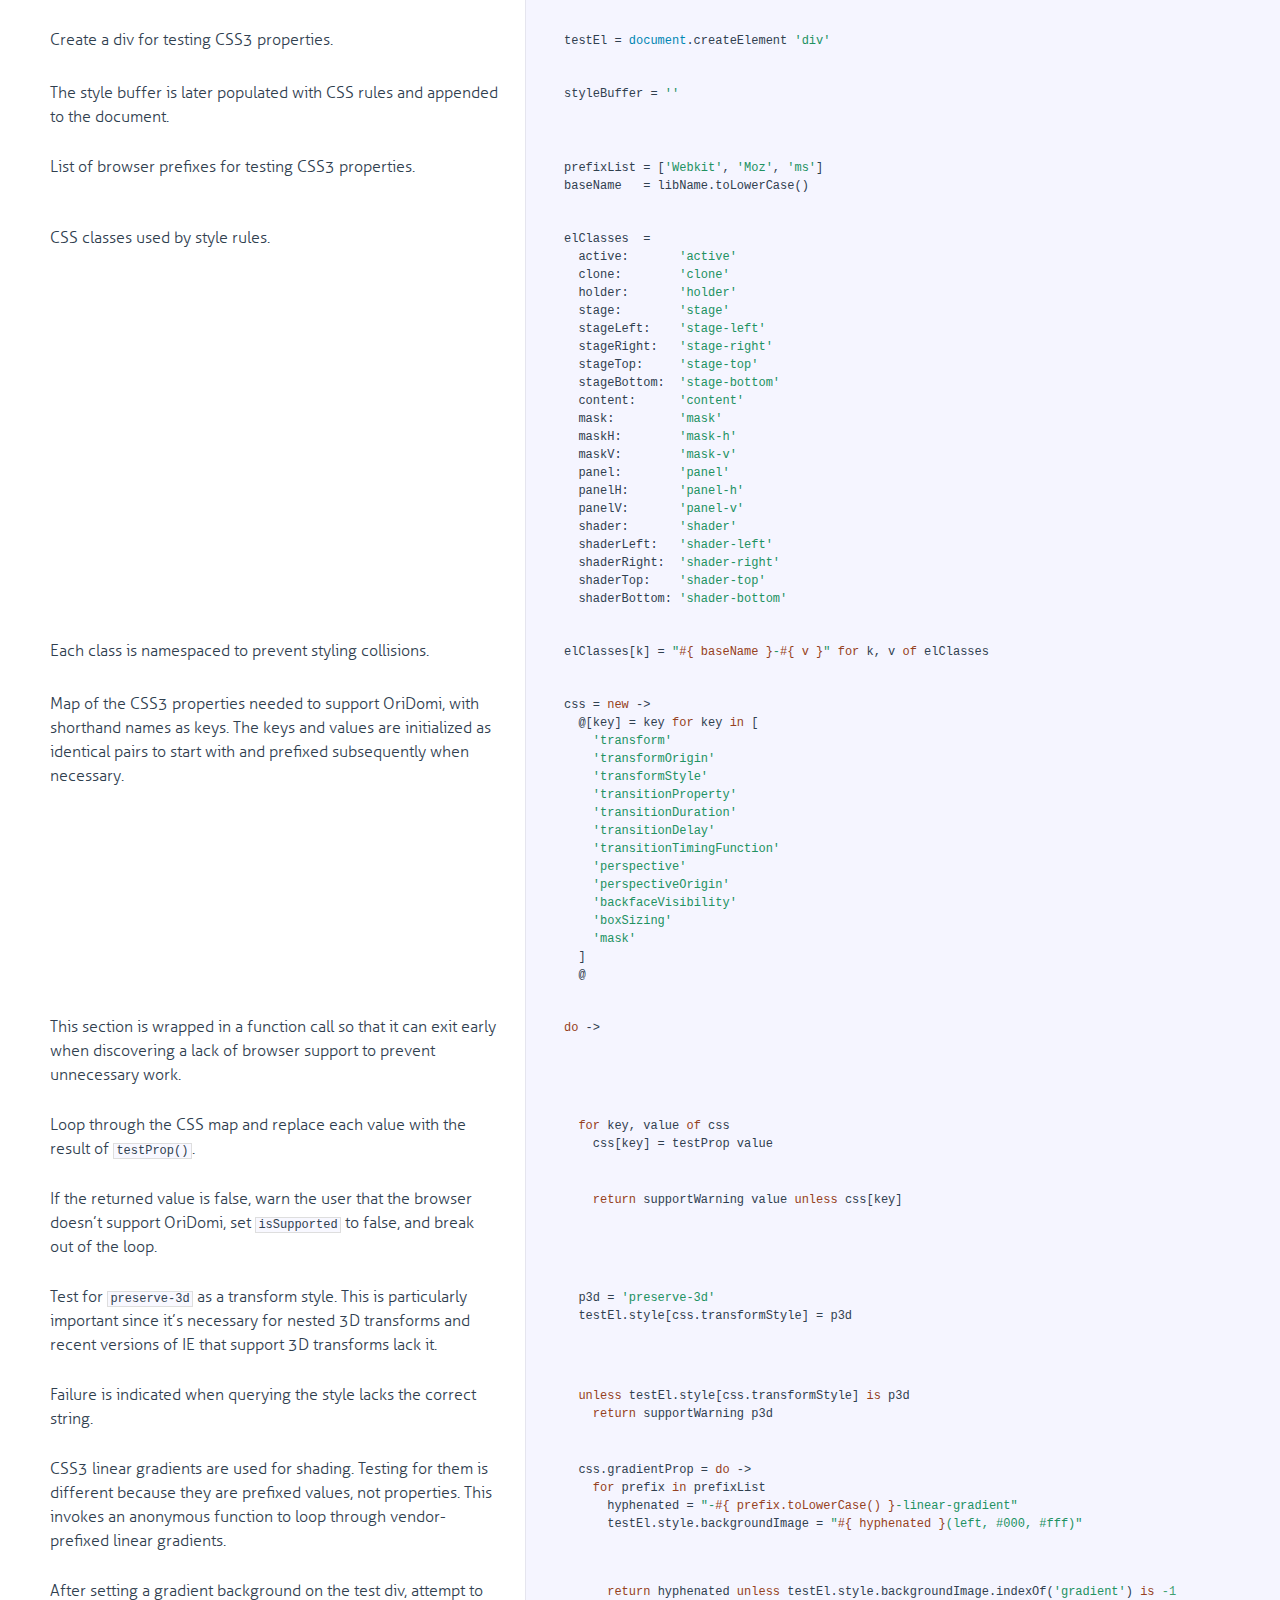
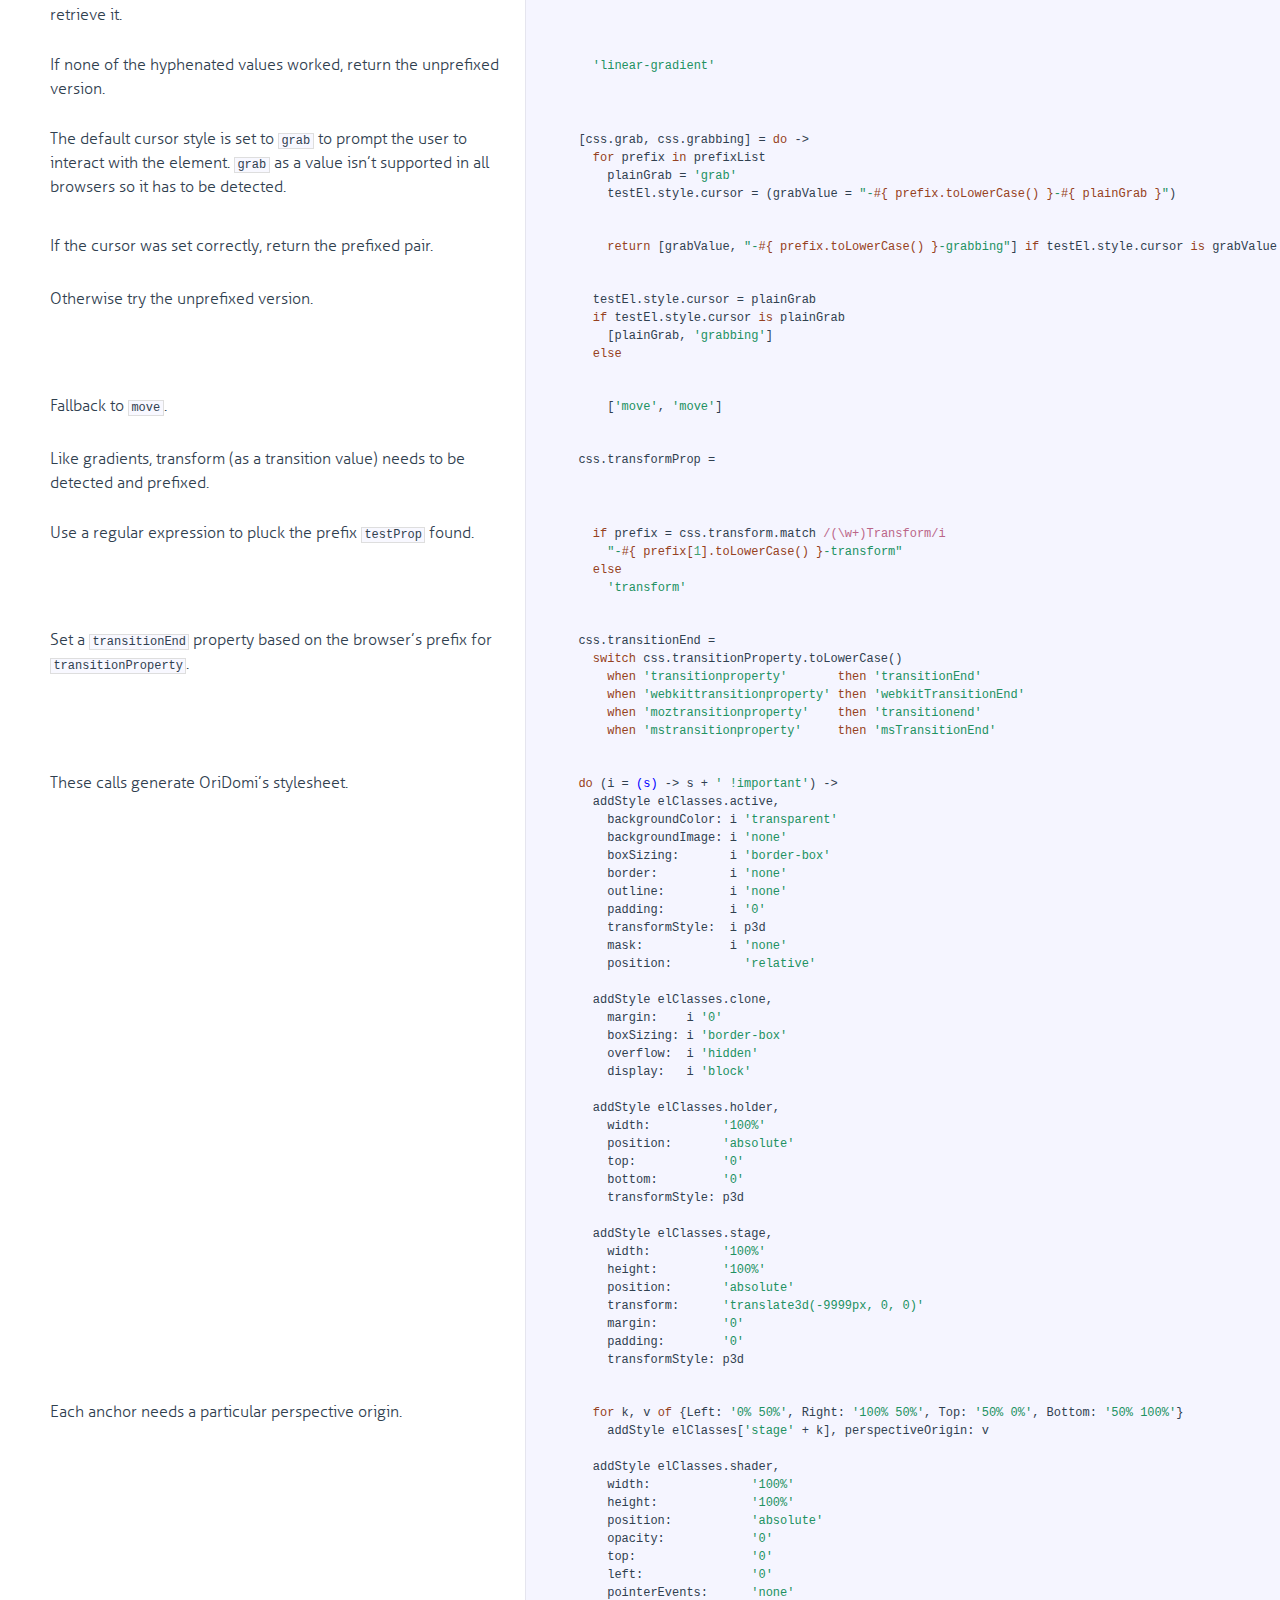
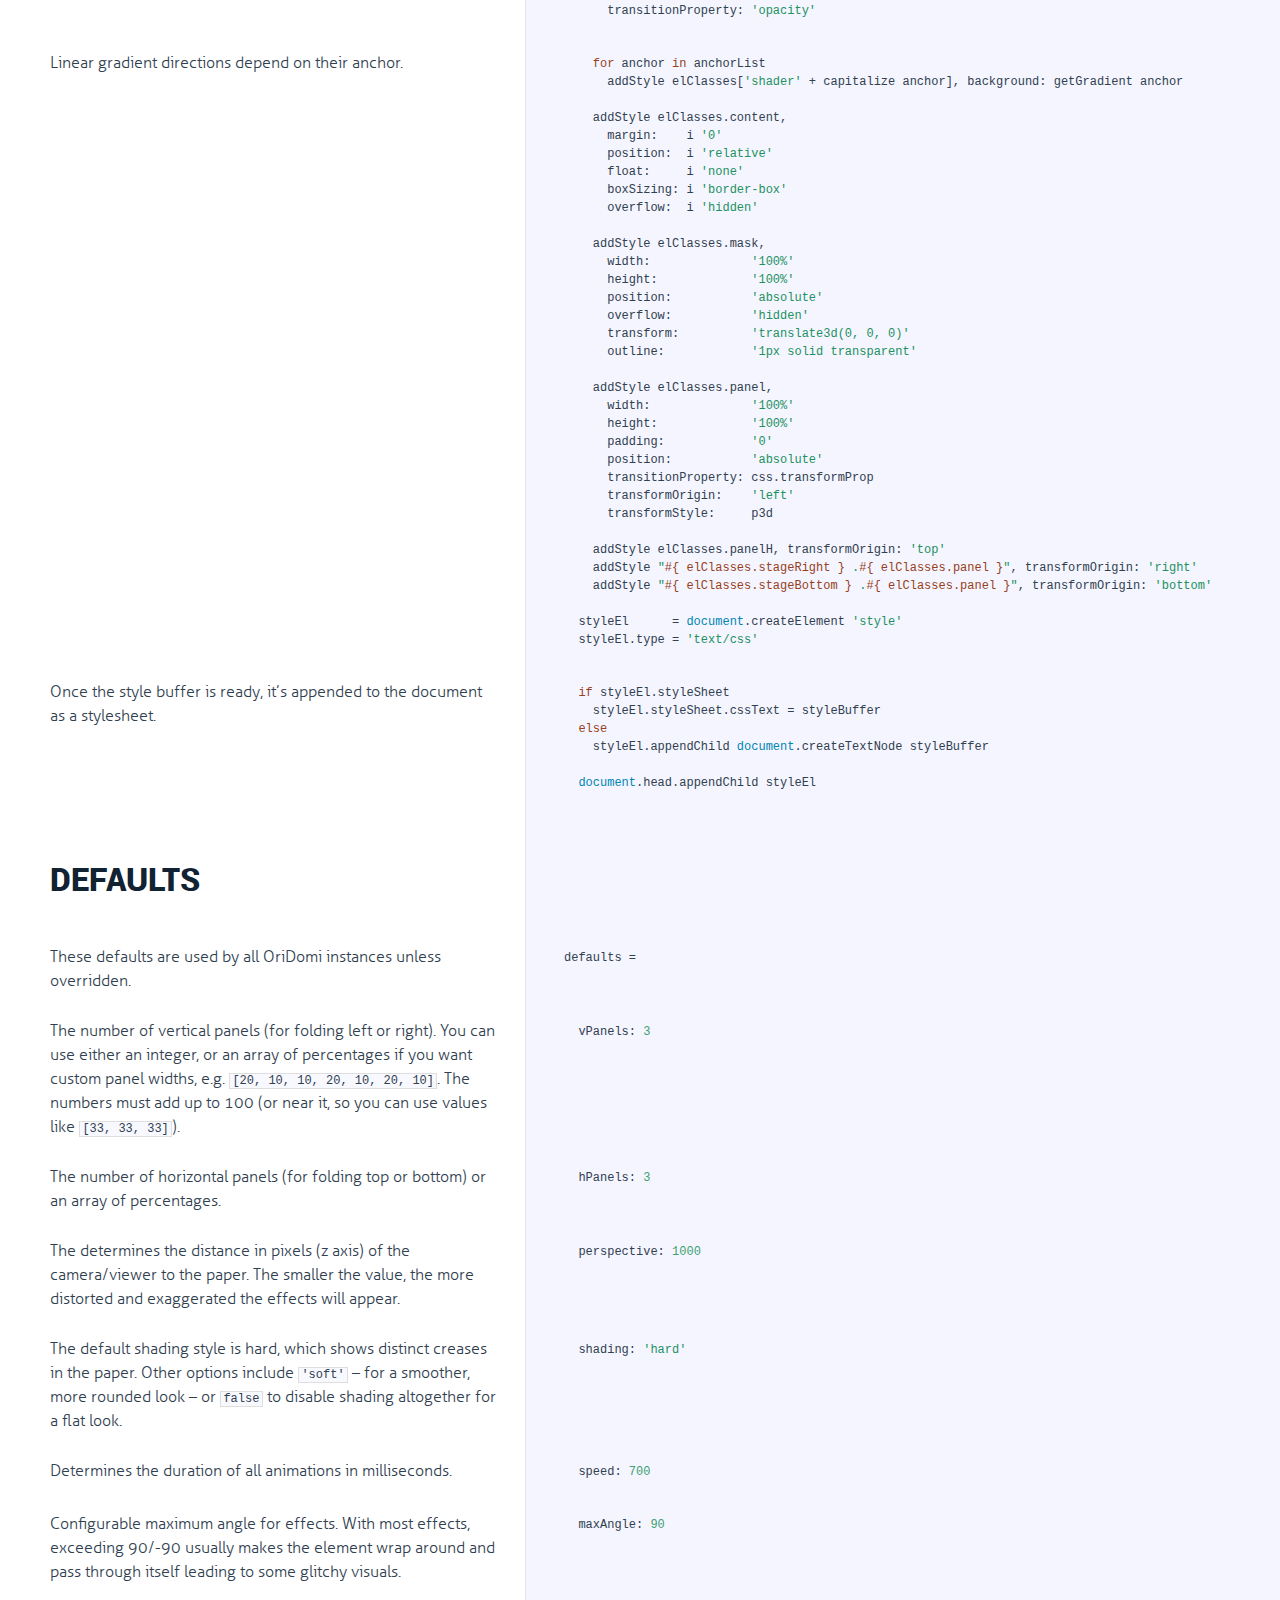
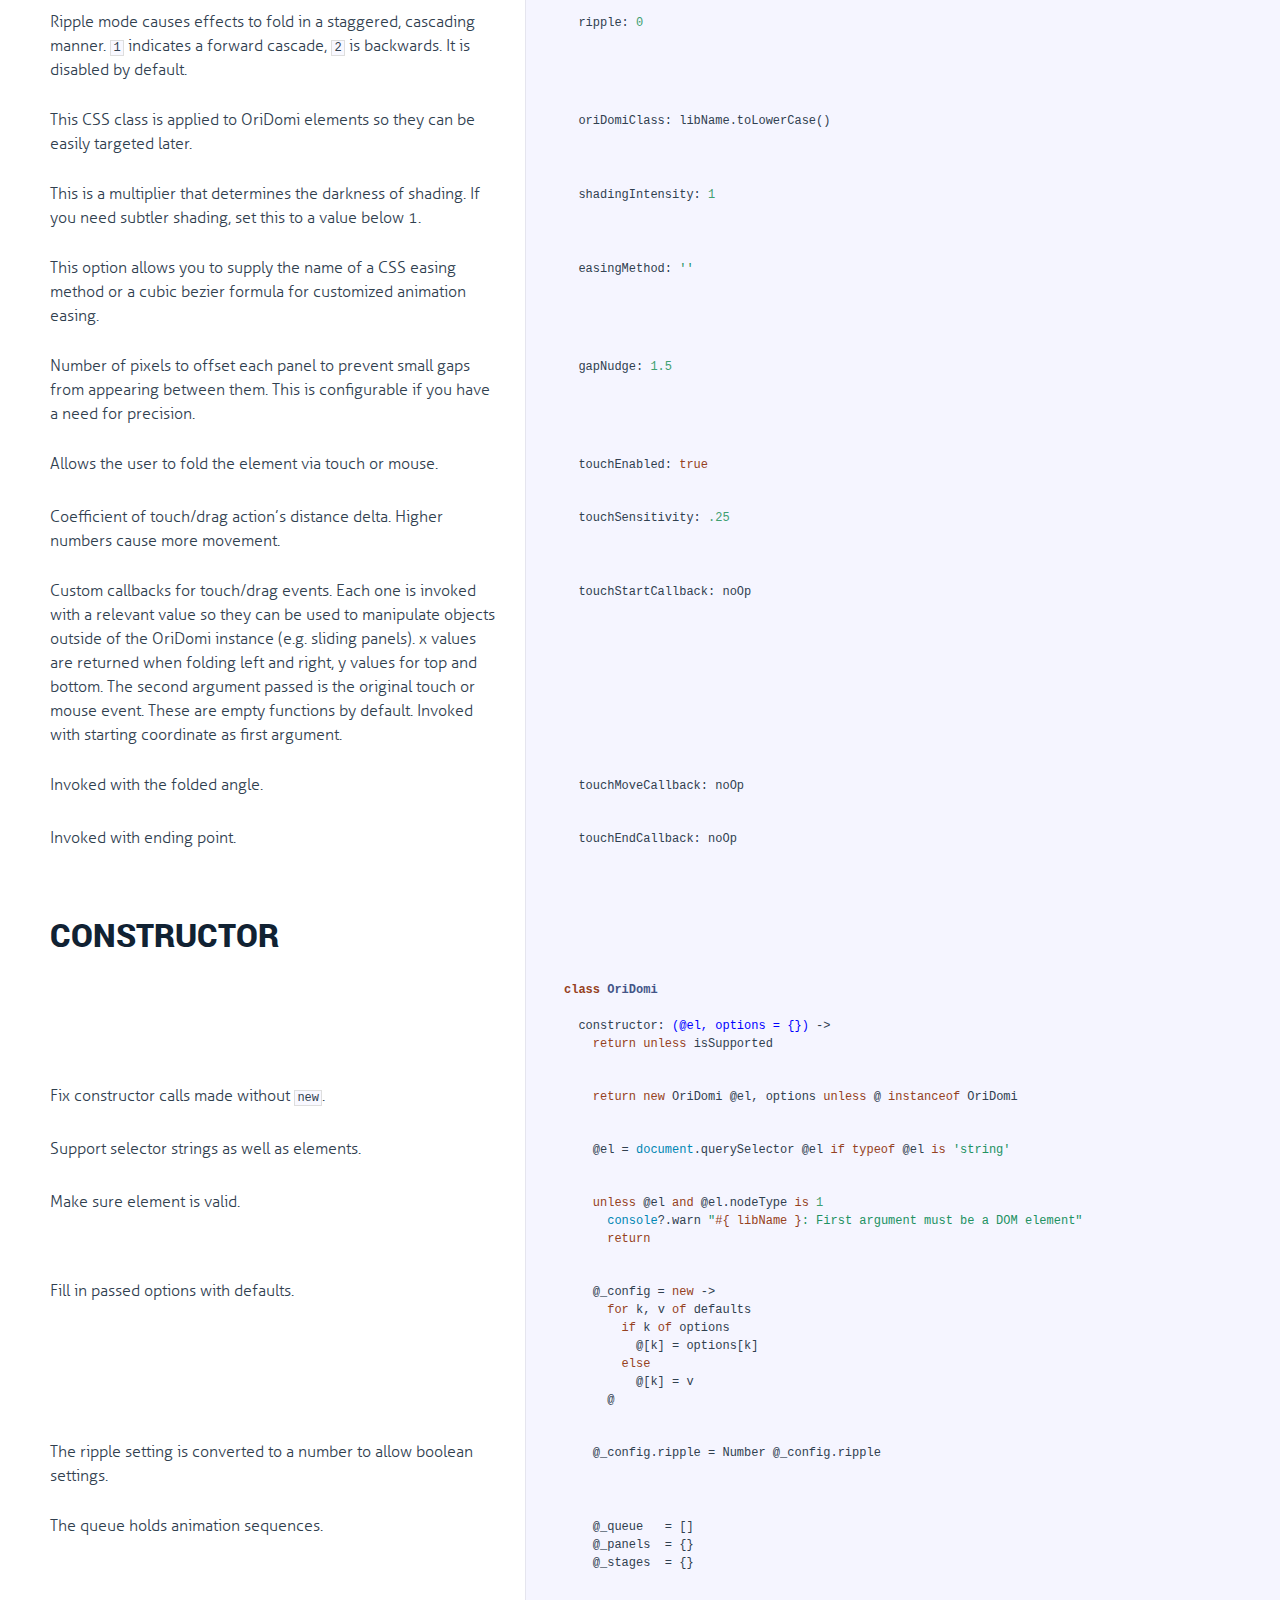
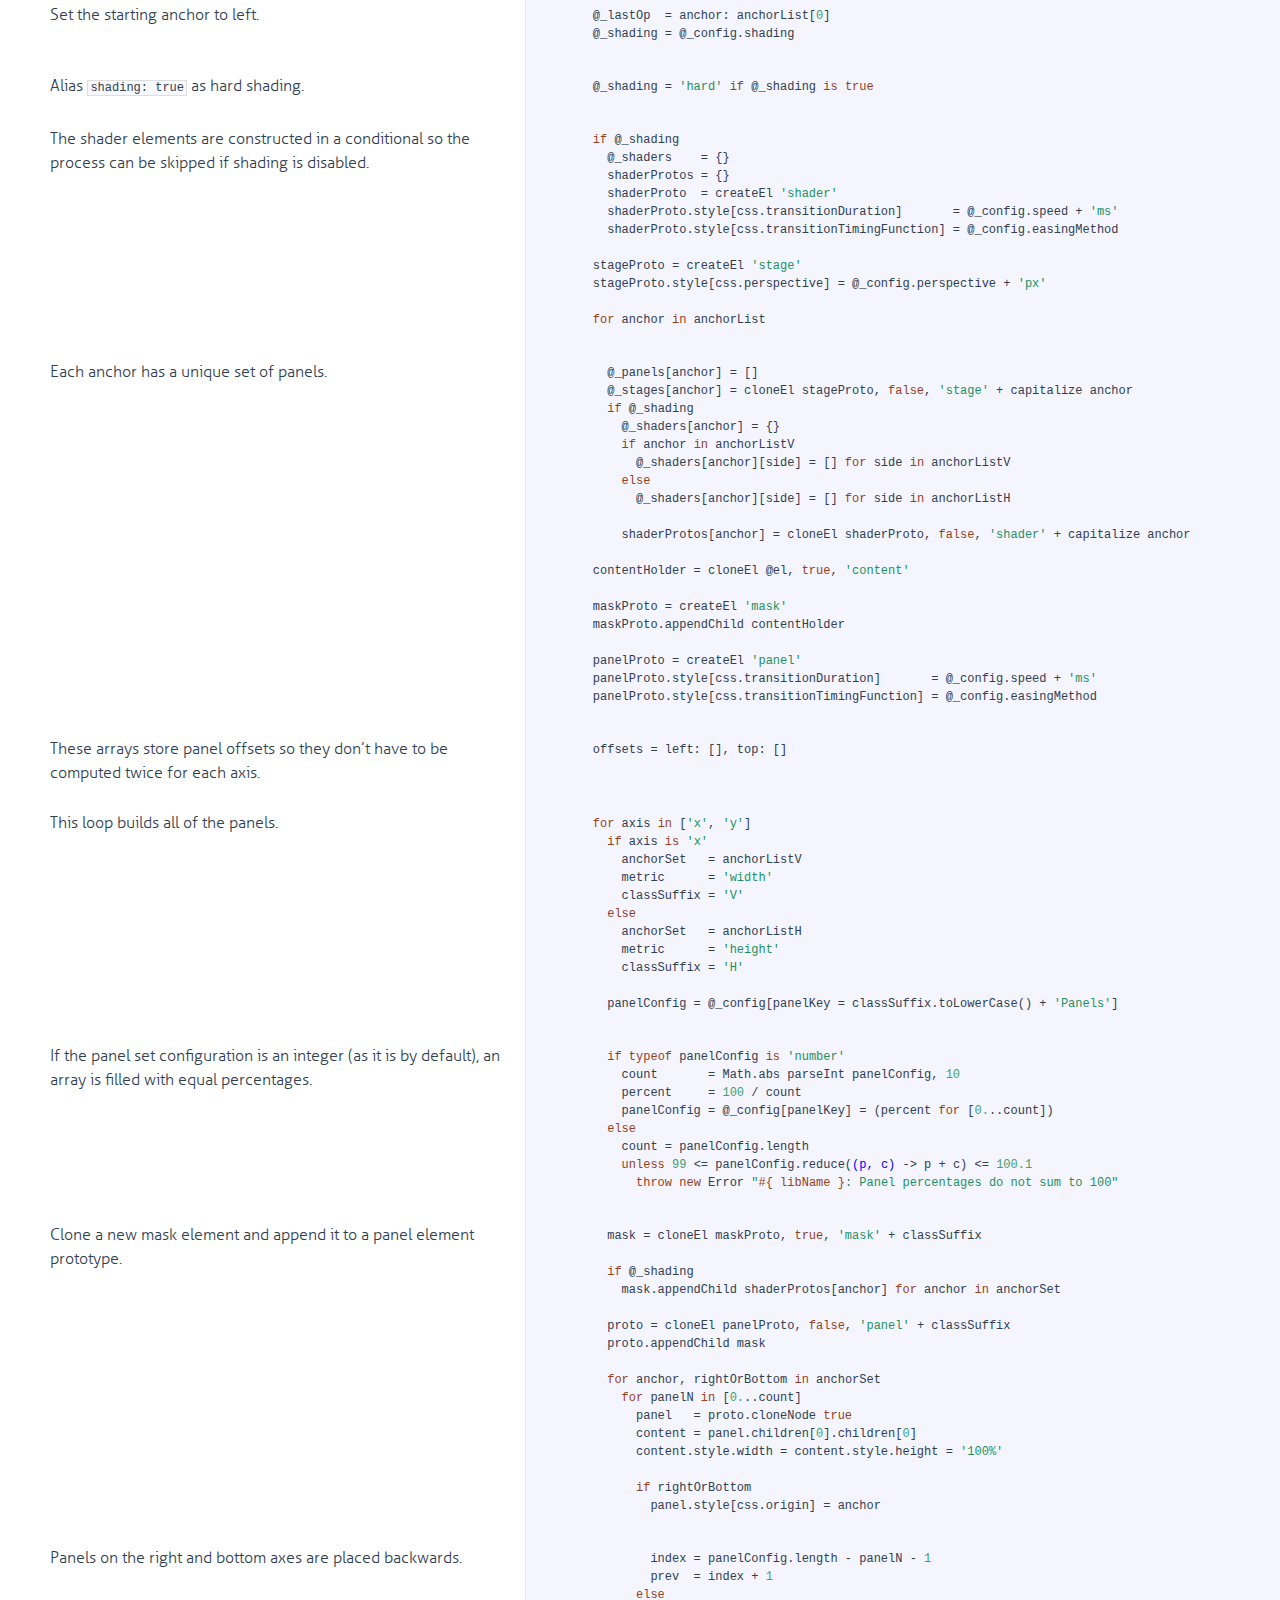
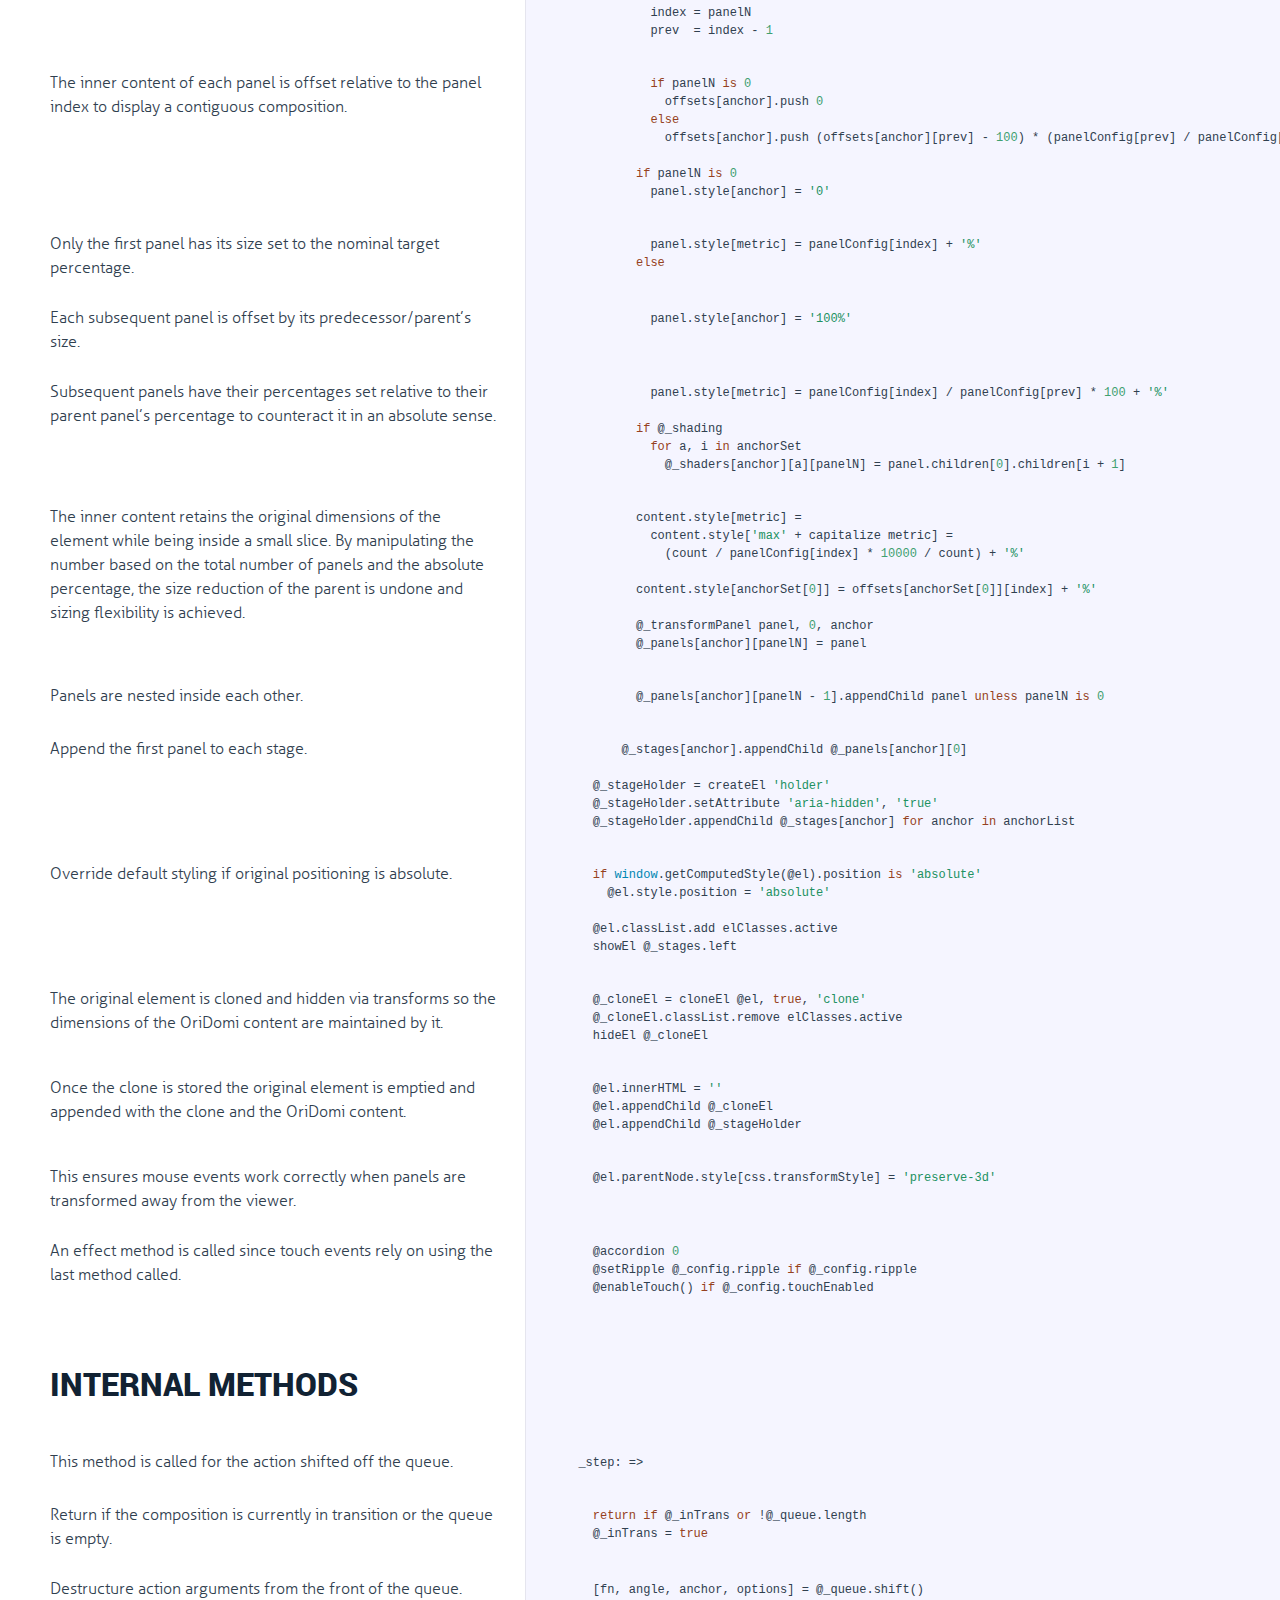
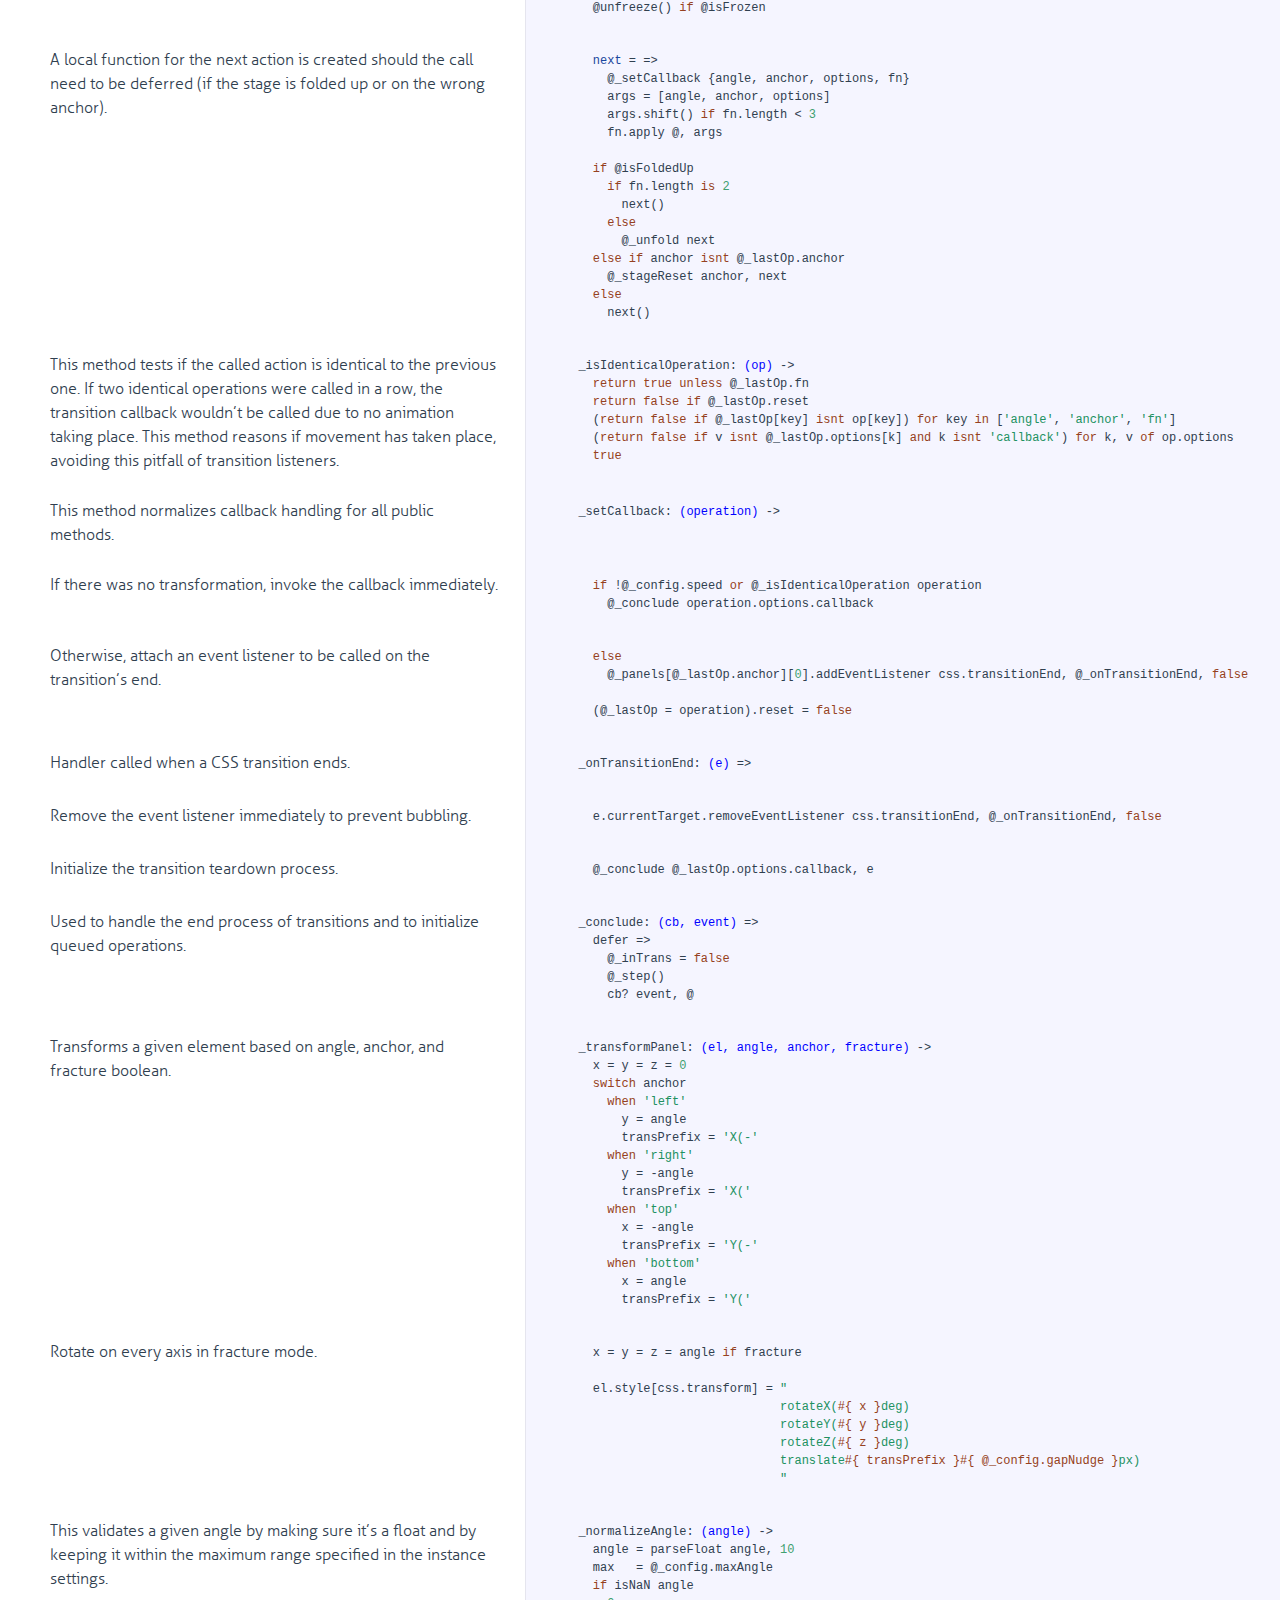
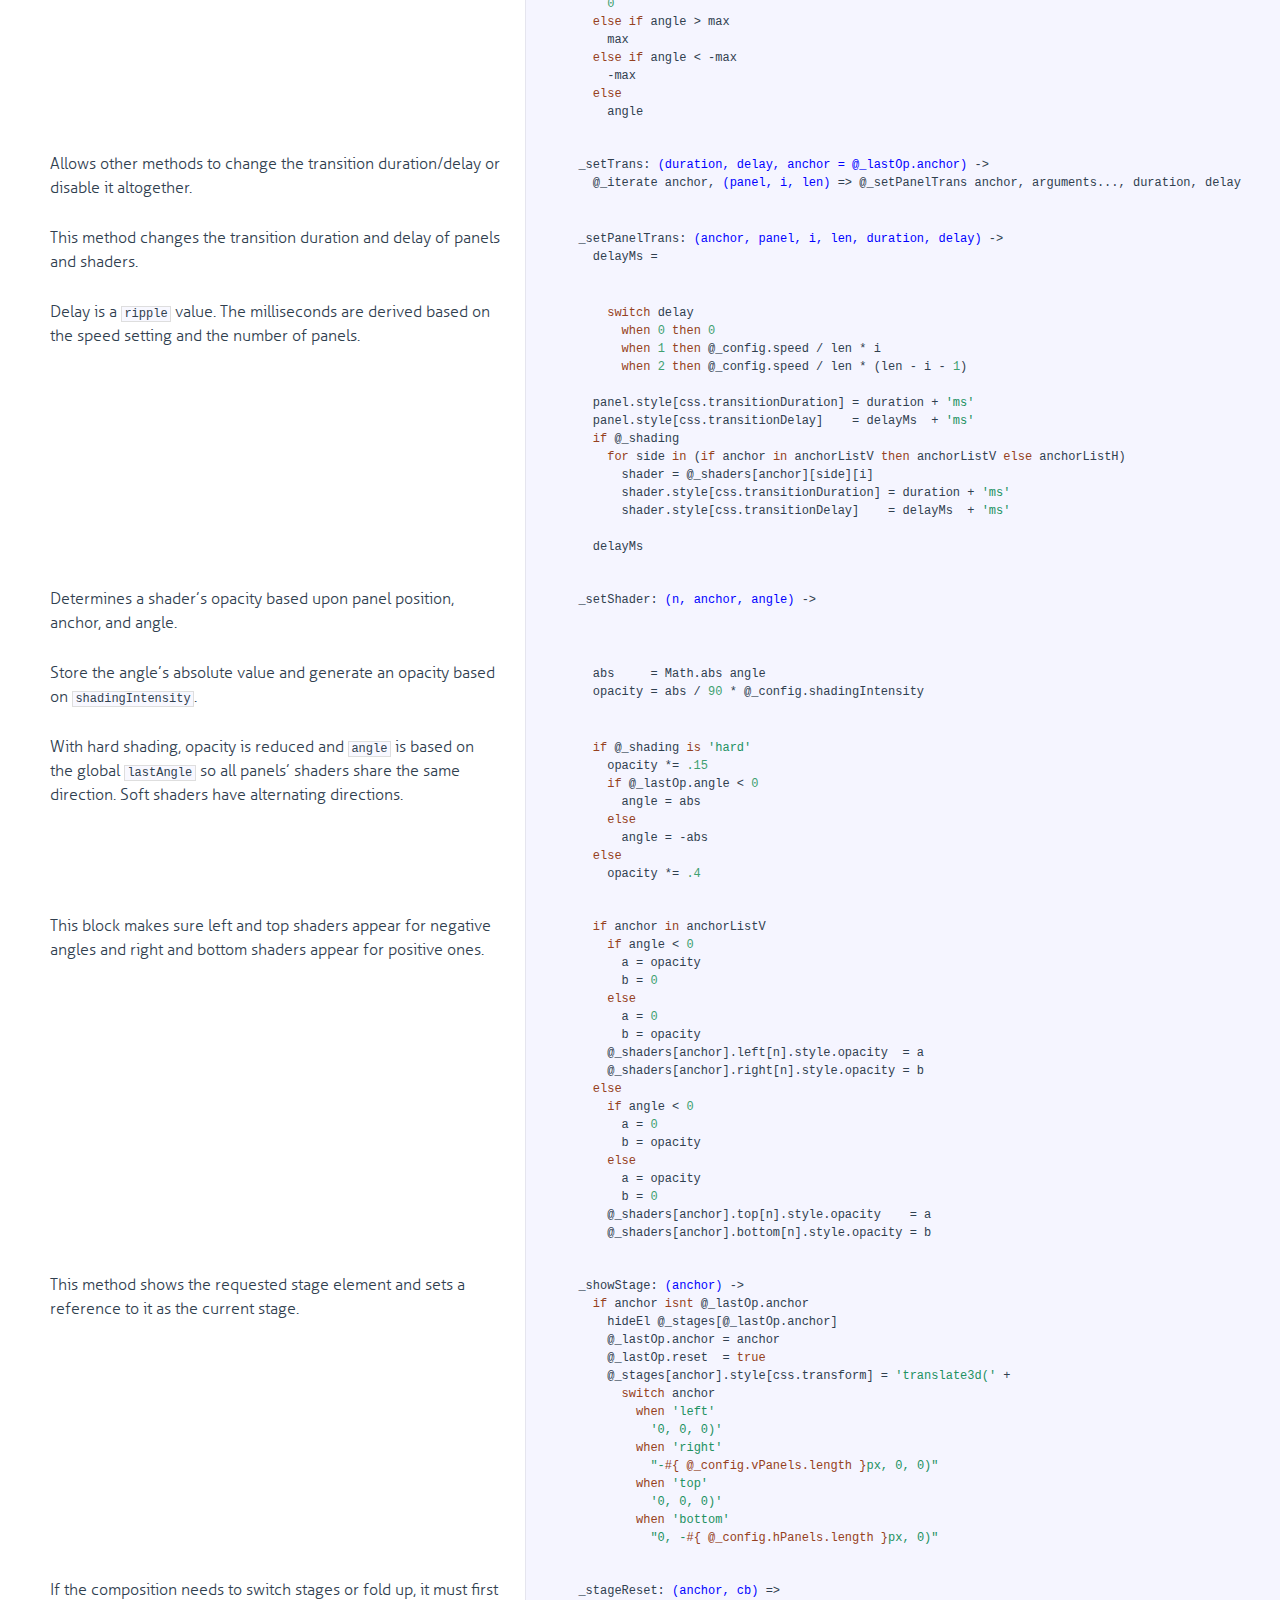
<file: AtefehDesign/js/oriDomi-master/docs/oridomi.html>
<!DOCTYPE html>

<html>
<head>
  <title>OriDomi</title>
  <meta http-equiv="content-type" content="text/html; charset=UTF-8">
  <meta name="viewport" content="width=device-width, target-densitydpi=160dpi, initial-scale=1.0; maximum-scale=1.0; user-scalable=0;">
  <link rel="stylesheet" media="all" href="docco.css" />
</head>
<body>
  <div id="container">
    <div id="background"></div>
    
    <ul class="sections">
        
        
        
        <li id="section-1">
            <div class="annotation">
              
              <div class="pilwrap ">
                <a class="pilcrow" href="#section-1">&#182;</a>
              </div>
              <h1 id="oridomi">OriDomi</h1>
<h3 id="fold-up-the-dom-like-paper-">Fold up the DOM like paper.</h3>
<p>1.1.5</p>

            </div>
            
        </li>
        
        
        <li id="section-2">
            <div class="annotation">
              
              <div class="pilwrap ">
                <a class="pilcrow" href="#section-2">&#182;</a>
              </div>
              <p><a href="http://oridomi.com">oridomi.com</a></p>
<h4 id="by-dan-motzenbecker-http-oxism-com-">by <a href="http://oxism.com">Dan Motzenbecker</a></h4>

            </div>
            
        </li>
        
        
        <li id="section-3">
            <div class="annotation">
              
              <div class="pilwrap ">
                <a class="pilcrow" href="#section-3">&#182;</a>
              </div>
              <p>Copyright 2014, MIT License</p>

            </div>
            
            <div class="content"><div class='highlight'><pre>

libName = <span class="hljs-string">'OriDomi'</span></pre></div></div>
            
        </li>
        
        
        <li id="section-4">
            <div class="annotation">
              
              <div class="pilwrap ">
                <a class="pilcrow" href="#section-4">&#182;</a>
              </div>
              <p>This variable is set to true and negated later if the browser does
not support OriDomi.</p>

            </div>
            
            <div class="content"><div class='highlight'><pre>isSupported = <span class="hljs-literal">true</span></pre></div></div>
            
        </li>
        
        
        <li id="section-5">
            <div class="annotation">
              
              <div class="pilwrap ">
                <a class="pilcrow" href="#section-5">&#182;</a>
              </div>
              <h1 id="utility-functions">Utility Functions</h1>

            </div>
            
        </li>
        
        
        <li id="section-6">
            <div class="annotation">
              
              <div class="pilwrap ">
                <a class="pilcrow" href="#section-6">&#182;</a>
              </div>
              
            </div>
            
        </li>
        
        
        <li id="section-7">
            <div class="annotation">
              
              <div class="pilwrap ">
                <a class="pilcrow" href="#section-7">&#182;</a>
              </div>
              <p>Used for informing the developer which required feature the browser lacks.</p>

            </div>
            
            <div class="content"><div class='highlight'><pre><span class="hljs-function"><span class="hljs-title">supportWarning</span> = <span class="hljs-params">(prop)</span> -&gt;</span>
  <span class="hljs-built_in">console</span>?.warn <span class="hljs-string">"<span class="hljs-subst">#{ libName }</span>: Missing support for `<span class="hljs-subst">#{ prop }</span>`."</span>
  isSupported = <span class="hljs-literal">false</span></pre></div></div>
            
        </li>
        
        
        <li id="section-8">
            <div class="annotation">
              
              <div class="pilwrap ">
                <a class="pilcrow" href="#section-8">&#182;</a>
              </div>
              <p>Checks for the presence of CSS properties on a test element.</p>

            </div>
            
            <div class="content"><div class='highlight'><pre><span class="hljs-function"><span class="hljs-title">testProp</span> = <span class="hljs-params">(prop)</span> -&gt;</span></pre></div></div>
            
        </li>
        
        
        <li id="section-9">
            <div class="annotation">
              
              <div class="pilwrap ">
                <a class="pilcrow" href="#section-9">&#182;</a>
              </div>
              <p>Loop through the vendor prefix list and return a match is found.</p>

            </div>
            
            <div class="content"><div class='highlight'><pre>  <span class="hljs-keyword">for</span> prefix <span class="hljs-keyword">in</span> prefixList
    <span class="hljs-keyword">return</span> full <span class="hljs-keyword">if</span> (full = prefix + capitalize prop) <span class="hljs-keyword">of</span> testEl.style</pre></div></div>
            
        </li>
        
        
        <li id="section-10">
            <div class="annotation">
              
              <div class="pilwrap ">
                <a class="pilcrow" href="#section-10">&#182;</a>
              </div>
              <p>If the unprefixed property is present, return it.</p>

            </div>
            
            <div class="content"><div class='highlight'><pre>  <span class="hljs-keyword">return</span> prop <span class="hljs-keyword">if</span> prop <span class="hljs-keyword">of</span> testEl.style</pre></div></div>
            
        </li>
        
        
        <li id="section-11">
            <div class="annotation">
              
              <div class="pilwrap ">
                <a class="pilcrow" href="#section-11">&#182;</a>
              </div>
              <p>If no matches are found, return false to denote that the browser is
missing this property.</p>

            </div>
            
            <div class="content"><div class='highlight'><pre>  <span class="hljs-literal">false</span></pre></div></div>
            
        </li>
        
        
        <li id="section-12">
            <div class="annotation">
              
              <div class="pilwrap ">
                <a class="pilcrow" href="#section-12">&#182;</a>
              </div>
              <p>Generates CSS text based on a selector string and a map of styling rules.</p>

            </div>
            
            <div class="content"><div class='highlight'><pre><span class="hljs-function"><span class="hljs-title">addStyle</span> = <span class="hljs-params">(selector, rules)</span> -&gt;</span>
  style = <span class="hljs-string">".<span class="hljs-subst">#{ selector }</span>{"</span>
  <span class="hljs-keyword">for</span> prop, val <span class="hljs-keyword">of</span> rules</pre></div></div>
            
        </li>
        
        
        <li id="section-13">
            <div class="annotation">
              
              <div class="pilwrap ">
                <a class="pilcrow" href="#section-13">&#182;</a>
              </div>
              <p>If the CSS property is among special properties defined later, prefix it.</p>

            </div>
            
            <div class="content"><div class='highlight'><pre>    <span class="hljs-keyword">if</span> prop <span class="hljs-keyword">of</span> css
      prop = css[prop]
      prop = <span class="hljs-string">'-'</span> + prop <span class="hljs-keyword">if</span> prop.match <span class="hljs-regexp">/^(webkit|moz|ms)/i</span></pre></div></div>
            
        </li>
        
        
        <li id="section-14">
            <div class="annotation">
              
              <div class="pilwrap ">
                <a class="pilcrow" href="#section-14">&#182;</a>
              </div>
              <p>Convert camel case to hyphenated.</p>

            </div>
            
            <div class="content"><div class='highlight'><pre>    style += <span class="hljs-string">"<span class="hljs-subst">#{ prop.replace(<span class="hljs-regexp">/([a-z])([A-Z])/g</span>, <span class="hljs-string">'$1-$2'</span>).toLowerCase() }</span>:<span class="hljs-subst">#{ val }</span>;"</span>

  styleBuffer += style + <span class="hljs-string">'}'</span></pre></div></div>
            
        </li>
        
        
        <li id="section-15">
            <div class="annotation">
              
              <div class="pilwrap ">
                <a class="pilcrow" href="#section-15">&#182;</a>
              </div>
              <p>Defines gradient directions based on a given anchor.</p>

            </div>
            
            <div class="content"><div class='highlight'><pre><span class="hljs-function"><span class="hljs-title">getGradient</span> = <span class="hljs-params">(anchor)</span> -&gt;</span>
  <span class="hljs-string">"<span class="hljs-subst">#{ css.gradientProp }</span>(<span class="hljs-subst">#{ anchor }</span>, rgba(0, 0, 0, .5) 0%, rgba(255, 255, 255, .35) 100%)"</span></pre></div></div>
            
        </li>
        
        
        <li id="section-16">
            <div class="annotation">
              
              <div class="pilwrap ">
                <a class="pilcrow" href="#section-16">&#182;</a>
              </div>
              <p>Used mainly when creating camel cased strings.</p>

            </div>
            
            <div class="content"><div class='highlight'><pre><span class="hljs-function"><span class="hljs-title">capitalize</span> = <span class="hljs-params">(s)</span> -&gt;</span>
  s[<span class="hljs-number">0</span>].toUpperCase() + s[<span class="hljs-number">1.</span>..]</pre></div></div>
            
        </li>
        
        
        <li id="section-17">
            <div class="annotation">
              
              <div class="pilwrap ">
                <a class="pilcrow" href="#section-17">&#182;</a>
              </div>
              <p>Create an element and look up the canonical class name.</p>

            </div>
            
            <div class="content"><div class='highlight'><pre><span class="hljs-function"><span class="hljs-title">createEl</span> = <span class="hljs-params">(className)</span> -&gt;</span>
  el = <span class="hljs-built_in">document</span>.createElement <span class="hljs-string">'div'</span>
  el.className = elClasses[className]
  el</pre></div></div>
            
        </li>
        
        
        <li id="section-18">
            <div class="annotation">
              
              <div class="pilwrap ">
                <a class="pilcrow" href="#section-18">&#182;</a>
              </div>
              <p>Clone an element, add an additional class, and return it.</p>

            </div>
            
            <div class="content"><div class='highlight'><pre><span class="hljs-function"><span class="hljs-title">cloneEl</span> = <span class="hljs-params">(parent, deep, className)</span> -&gt;</span>
  el = parent.cloneNode deep
  el.classList.add elClasses[className]
  el</pre></div></div>
            
        </li>
        
        
        <li id="section-19">
            <div class="annotation">
              
              <div class="pilwrap ">
                <a class="pilcrow" href="#section-19">&#182;</a>
              </div>
              <p>GPU efficient ways of hiding and showing elements:</p>

            </div>
            
            <div class="content"><div class='highlight'><pre><span class="hljs-function"><span class="hljs-title">hideEl</span> = <span class="hljs-params">(el)</span> -&gt;</span>
  el.style[css.transform] = <span class="hljs-string">'translate3d(-99999px, 0, 0)'</span>
<span class="hljs-function">

<span class="hljs-title">showEl</span> = <span class="hljs-params">(el)</span> -&gt;</span>
  el.style[css.transform] = <span class="hljs-string">'translate3d(0, 0, 0)'</span></pre></div></div>
            
        </li>
        
        
        <li id="section-20">
            <div class="annotation">
              
              <div class="pilwrap ">
                <a class="pilcrow" href="#section-20">&#182;</a>
              </div>
              <p>This decorator is used on public effect methods to invoke preliminary tasks
before the effect is applied.</p>

            </div>
            
            <div class="content"><div class='highlight'><pre><span class="hljs-function"><span class="hljs-title">prep</span> = <span class="hljs-params">(fn)</span> -&gt;</span>
  -&gt;</pre></div></div>
            
        </li>
        
        
        <li id="section-21">
            <div class="annotation">
              
              <div class="pilwrap ">
                <a class="pilcrow" href="#section-21">&#182;</a>
              </div>
              <p>If the method has been initiated by a touch handler, skip this process.</p>

            </div>
            
            <div class="content"><div class='highlight'><pre>    <span class="hljs-keyword">if</span> @_touchStarted
      fn.apply @, arguments
    <span class="hljs-keyword">else</span>
      [a0, a1, a2] = arguments
      opt          = {}
      angle        = anchor = <span class="hljs-literal">null</span></pre></div></div>
            
        </li>
        
        
        <li id="section-22">
            <div class="annotation">
              
              <div class="pilwrap ">
                <a class="pilcrow" href="#section-22">&#182;</a>
              </div>
              <p>This switch is used to derive the intended order of arguments.
This keeps argument requirements flexible, allowing most to be left out.
By putting this logic in a decorator, it doesn’t have to exist in any
of the individual methods.</p>

            </div>
            
        </li>
        
        
        <li id="section-23">
            <div class="annotation">
              
              <div class="pilwrap ">
                <a class="pilcrow" href="#section-23">&#182;</a>
              </div>
              <p>Methods are inferred by their arity.</p>

            </div>
            
            <div class="content"><div class='highlight'><pre>      <span class="hljs-keyword">switch</span> fn.length
        <span class="hljs-keyword">when</span> <span class="hljs-number">1</span>
          opt.callback = a0
        <span class="hljs-keyword">when</span> <span class="hljs-number">2</span>
          <span class="hljs-keyword">if</span> <span class="hljs-keyword">typeof</span> a0 <span class="hljs-keyword">is</span> <span class="hljs-string">'function'</span>
            opt.callback = a0
          <span class="hljs-keyword">else</span>
            anchor       = a0
            opt.callback = a1
        <span class="hljs-keyword">when</span> <span class="hljs-number">3</span>
          angle = a0
          <span class="hljs-keyword">if</span> arguments.length <span class="hljs-keyword">is</span> <span class="hljs-number">2</span>
            <span class="hljs-keyword">if</span> <span class="hljs-keyword">typeof</span> a1 <span class="hljs-keyword">is</span> <span class="hljs-string">'object'</span>
              opt = a1
            <span class="hljs-keyword">else</span> <span class="hljs-keyword">if</span> <span class="hljs-keyword">typeof</span> a1 <span class="hljs-keyword">is</span> <span class="hljs-string">'function'</span>
              opt.callback = a1
            <span class="hljs-keyword">else</span>
              anchor = a1
          <span class="hljs-keyword">else</span> <span class="hljs-keyword">if</span> arguments.length <span class="hljs-keyword">is</span> <span class="hljs-number">3</span>
            anchor = a1
            <span class="hljs-keyword">if</span> <span class="hljs-keyword">typeof</span> a2 <span class="hljs-keyword">is</span> <span class="hljs-string">'object'</span>
              opt = a2
            <span class="hljs-keyword">else</span> <span class="hljs-keyword">if</span> <span class="hljs-keyword">typeof</span> a2 <span class="hljs-keyword">is</span> <span class="hljs-string">'function'</span>
              opt.callback = a2

      angle   ?= @_lastOp.angle <span class="hljs-keyword">or</span> <span class="hljs-number">0</span>
      anchor <span class="hljs-keyword">or</span>= @_lastOp.anchor</pre></div></div>
            
        </li>
        
        
        <li id="section-24">
            <div class="annotation">
              
              <div class="pilwrap ">
                <a class="pilcrow" href="#section-24">&#182;</a>
              </div>
              <p>Here we add the called function and its normalized arguments to the
instance’s queue.</p>

            </div>
            
            <div class="content"><div class='highlight'><pre>      @_queue.push [fn, @_normalizeAngle(angle), @_getLonghandAnchor(anchor), opt]</pre></div></div>
            
        </li>
        
        
        <li id="section-25">
            <div class="annotation">
              
              <div class="pilwrap ">
                <a class="pilcrow" href="#section-25">&#182;</a>
              </div>
              <p><code>_step()</code> manages the queue and decides whether the action will occur now
or be deferred.</p>

            </div>
            
            <div class="content"><div class='highlight'><pre>      @_step()</pre></div></div>
            
        </li>
        
        
        <li id="section-26">
            <div class="annotation">
              
              <div class="pilwrap ">
                <a class="pilcrow" href="#section-26">&#182;</a>
              </div>
              <p>This decorator also returns the instance so effect methods are chainable.</p>

            </div>
            
            <div class="content"><div class='highlight'><pre>      @</pre></div></div>
            
        </li>
        
        
        <li id="section-27">
            <div class="annotation">
              
              <div class="pilwrap ">
                <a class="pilcrow" href="#section-27">&#182;</a>
              </div>
              <p>It’s necessary to defer many DOM manipulations to a subsequent event loop tick.</p>

            </div>
            
            <div class="content"><div class='highlight'><pre><span class="hljs-function"><span class="hljs-title">defer</span> = <span class="hljs-params">(fn)</span> -&gt;</span>
  setTimeout fn, <span class="hljs-number">0</span></pre></div></div>
            
        </li>
        
        
        <li id="section-28">
            <div class="annotation">
              
              <div class="pilwrap ">
                <a class="pilcrow" href="#section-28">&#182;</a>
              </div>
              <p>Empty function to be used as placeholder for callback defaults
(instead of creating separate empty functions).</p>

            </div>
            
            <div class="content"><div class='highlight'><pre><span class="hljs-function"><span class="hljs-title">noOp</span> = -&gt;</span></pre></div></div>
            
        </li>
        
        
        <li id="section-29">
            <div class="annotation">
              
              <div class="pilwrap ">
                <a class="pilcrow" href="#section-29">&#182;</a>
              </div>
              <h1 id="setup">Setup</h1>

            </div>
            
        </li>
        
        
        <li id="section-30">
            <div class="annotation">
              
              <div class="pilwrap ">
                <a class="pilcrow" href="#section-30">&#182;</a>
              </div>
              
            </div>
            
        </li>
        
        
        <li id="section-31">
            <div class="annotation">
              
              <div class="pilwrap ">
                <a class="pilcrow" href="#section-31">&#182;</a>
              </div>
              <p>Set a reference to jQuery (or another <code>$</code>-aliased DOM library).
If it doesn’t exist, set to null so OriDomi knows we are working without jQuery.
OriDomi doesn’t require it to work, but offers a useful plugin bridge if present.</p>

            </div>
            
            <div class="content"><div class='highlight'><pre>$ = <span class="hljs-keyword">if</span> <span class="hljs-built_in">window</span>?.$?.data <span class="hljs-keyword">then</span> <span class="hljs-built_in">window</span>.$ <span class="hljs-keyword">else</span> <span class="hljs-literal">null</span></pre></div></div>
            
        </li>
        
        
        <li id="section-32">
            <div class="annotation">
              
              <div class="pilwrap ">
                <a class="pilcrow" href="#section-32">&#182;</a>
              </div>
              <p>List of anchors and their corresponding axis pairs.</p>

            </div>
            
            <div class="content"><div class='highlight'><pre>anchorList  = [<span class="hljs-string">'left'</span>, <span class="hljs-string">'right'</span>, <span class="hljs-string">'top'</span>, <span class="hljs-string">'bottom'</span>]
anchorListV = anchorList[.<span class="hljs-number">.1</span>]
anchorListH = anchorList[<span class="hljs-number">2.</span>.]</pre></div></div>
            
        </li>
        
        
        <li id="section-33">
            <div class="annotation">
              
              <div class="pilwrap ">
                <a class="pilcrow" href="#section-33">&#182;</a>
              </div>
              <p>Create a div for testing CSS3 properties.</p>

            </div>
            
            <div class="content"><div class='highlight'><pre>testEl = <span class="hljs-built_in">document</span>.createElement <span class="hljs-string">'div'</span></pre></div></div>
            
        </li>
        
        
        <li id="section-34">
            <div class="annotation">
              
              <div class="pilwrap ">
                <a class="pilcrow" href="#section-34">&#182;</a>
              </div>
              <p>The style buffer is later populated with CSS rules and appended to the document.</p>

            </div>
            
            <div class="content"><div class='highlight'><pre>styleBuffer = <span class="hljs-string">''</span></pre></div></div>
            
        </li>
        
        
        <li id="section-35">
            <div class="annotation">
              
              <div class="pilwrap ">
                <a class="pilcrow" href="#section-35">&#182;</a>
              </div>
              <p>List of browser prefixes for testing CSS3 properties.</p>

            </div>
            
            <div class="content"><div class='highlight'><pre>prefixList = [<span class="hljs-string">'Webkit'</span>, <span class="hljs-string">'Moz'</span>, <span class="hljs-string">'ms'</span>]
baseName   = libName.toLowerCase()</pre></div></div>
            
        </li>
        
        
        <li id="section-36">
            <div class="annotation">
              
              <div class="pilwrap ">
                <a class="pilcrow" href="#section-36">&#182;</a>
              </div>
              <p>CSS classes used by style rules.</p>

            </div>
            
            <div class="content"><div class='highlight'><pre>elClasses  =
  active:       <span class="hljs-string">'active'</span>
  clone:        <span class="hljs-string">'clone'</span>
  holder:       <span class="hljs-string">'holder'</span>
  stage:        <span class="hljs-string">'stage'</span>
  stageLeft:    <span class="hljs-string">'stage-left'</span>
  stageRight:   <span class="hljs-string">'stage-right'</span>
  stageTop:     <span class="hljs-string">'stage-top'</span>
  stageBottom:  <span class="hljs-string">'stage-bottom'</span>
  content:      <span class="hljs-string">'content'</span>
  mask:         <span class="hljs-string">'mask'</span>
  maskH:        <span class="hljs-string">'mask-h'</span>
  maskV:        <span class="hljs-string">'mask-v'</span>
  panel:        <span class="hljs-string">'panel'</span>
  panelH:       <span class="hljs-string">'panel-h'</span>
  panelV:       <span class="hljs-string">'panel-v'</span>
  shader:       <span class="hljs-string">'shader'</span>
  shaderLeft:   <span class="hljs-string">'shader-left'</span>
  shaderRight:  <span class="hljs-string">'shader-right'</span>
  shaderTop:    <span class="hljs-string">'shader-top'</span>
  shaderBottom: <span class="hljs-string">'shader-bottom'</span></pre></div></div>
            
        </li>
        
        
        <li id="section-37">
            <div class="annotation">
              
              <div class="pilwrap ">
                <a class="pilcrow" href="#section-37">&#182;</a>
              </div>
              <p>Each class is namespaced to prevent styling collisions.</p>

            </div>
            
            <div class="content"><div class='highlight'><pre>elClasses[k] = <span class="hljs-string">"<span class="hljs-subst">#{ baseName }</span>-<span class="hljs-subst">#{ v }</span>"</span> <span class="hljs-keyword">for</span> k, v <span class="hljs-keyword">of</span> elClasses</pre></div></div>
            
        </li>
        
        
        <li id="section-38">
            <div class="annotation">
              
              <div class="pilwrap ">
                <a class="pilcrow" href="#section-38">&#182;</a>
              </div>
              <p>Map of the CSS3 properties needed to support OriDomi, with shorthand names as keys.
The keys and values are initialized as identical pairs to start with and prefixed
subsequently when necessary.</p>

            </div>
            
            <div class="content"><div class='highlight'><pre>css = <span class="hljs-keyword">new</span> -&gt;
  @[key] = key <span class="hljs-keyword">for</span> key <span class="hljs-keyword">in</span> [
    <span class="hljs-string">'transform'</span>
    <span class="hljs-string">'transformOrigin'</span>
    <span class="hljs-string">'transformStyle'</span>
    <span class="hljs-string">'transitionProperty'</span>
    <span class="hljs-string">'transitionDuration'</span>
    <span class="hljs-string">'transitionDelay'</span>
    <span class="hljs-string">'transitionTimingFunction'</span>
    <span class="hljs-string">'perspective'</span>
    <span class="hljs-string">'perspectiveOrigin'</span>
    <span class="hljs-string">'backfaceVisibility'</span>
    <span class="hljs-string">'boxSizing'</span>
    <span class="hljs-string">'mask'</span>
  ]
  @</pre></div></div>
            
        </li>
        
        
        <li id="section-39">
            <div class="annotation">
              
              <div class="pilwrap ">
                <a class="pilcrow" href="#section-39">&#182;</a>
              </div>
              <p>This section is wrapped in a function call so that it can exit
early when discovering a lack of browser support to prevent unnecessary work.</p>

            </div>
            
            <div class="content"><div class='highlight'><pre><span class="hljs-keyword">do</span> -&gt;</pre></div></div>
            
        </li>
        
        
        <li id="section-40">
            <div class="annotation">
              
              <div class="pilwrap ">
                <a class="pilcrow" href="#section-40">&#182;</a>
              </div>
              <p>Loop through the CSS map and replace each value with the result of <code>testProp()</code>.</p>

            </div>
            
            <div class="content"><div class='highlight'><pre>  <span class="hljs-keyword">for</span> key, value <span class="hljs-keyword">of</span> css
    css[key] = testProp value</pre></div></div>
            
        </li>
        
        
        <li id="section-41">
            <div class="annotation">
              
              <div class="pilwrap ">
                <a class="pilcrow" href="#section-41">&#182;</a>
              </div>
              <p>If the returned value is false, warn the user that the browser doesn’t support
OriDomi, set <code>isSupported</code> to false, and break out of the loop.</p>

            </div>
            
            <div class="content"><div class='highlight'><pre>    <span class="hljs-keyword">return</span> supportWarning value <span class="hljs-keyword">unless</span> css[key]</pre></div></div>
            
        </li>
        
        
        <li id="section-42">
            <div class="annotation">
              
              <div class="pilwrap ">
                <a class="pilcrow" href="#section-42">&#182;</a>
              </div>
              <p>Test for <code>preserve-3d</code> as a transform style. This is particularly important
since it’s necessary for nested 3D transforms and recent versions of IE that
support 3D transforms lack it.</p>

            </div>
            
            <div class="content"><div class='highlight'><pre>  p3d = <span class="hljs-string">'preserve-3d'</span>
  testEl.style[css.transformStyle] = p3d</pre></div></div>
            
        </li>
        
        
        <li id="section-43">
            <div class="annotation">
              
              <div class="pilwrap ">
                <a class="pilcrow" href="#section-43">&#182;</a>
              </div>
              <p>Failure is indicated when querying the style lacks the correct string.</p>

            </div>
            
            <div class="content"><div class='highlight'><pre>  <span class="hljs-keyword">unless</span> testEl.style[css.transformStyle] <span class="hljs-keyword">is</span> p3d
    <span class="hljs-keyword">return</span> supportWarning p3d</pre></div></div>
            
        </li>
        
        
        <li id="section-44">
            <div class="annotation">
              
              <div class="pilwrap ">
                <a class="pilcrow" href="#section-44">&#182;</a>
              </div>
              <p>CSS3 linear gradients are used for shading.
Testing for them is different because they are prefixed values, not properties.
This invokes an anonymous function to loop through vendor-prefixed linear gradients.</p>

            </div>
            
            <div class="content"><div class='highlight'><pre>  css.gradientProp = <span class="hljs-keyword">do</span> -&gt;
    <span class="hljs-keyword">for</span> prefix <span class="hljs-keyword">in</span> prefixList
      hyphenated = <span class="hljs-string">"-<span class="hljs-subst">#{ prefix.toLowerCase() }</span>-linear-gradient"</span>
      testEl.style.backgroundImage = <span class="hljs-string">"<span class="hljs-subst">#{ hyphenated }</span>(left, #000, #fff)"</span></pre></div></div>
            
        </li>
        
        
        <li id="section-45">
            <div class="annotation">
              
              <div class="pilwrap ">
                <a class="pilcrow" href="#section-45">&#182;</a>
              </div>
              <p>After setting a gradient background on the test div, attempt to retrieve it.</p>

            </div>
            
            <div class="content"><div class='highlight'><pre>      <span class="hljs-keyword">return</span> hyphenated <span class="hljs-keyword">unless</span> testEl.style.backgroundImage.indexOf(<span class="hljs-string">'gradient'</span>) <span class="hljs-keyword">is</span> <span class="hljs-number">-1</span></pre></div></div>
            
        </li>
        
        
        <li id="section-46">
            <div class="annotation">
              
              <div class="pilwrap ">
                <a class="pilcrow" href="#section-46">&#182;</a>
              </div>
              <p>If none of the hyphenated values worked, return the unprefixed version.</p>

            </div>
            
            <div class="content"><div class='highlight'><pre>    <span class="hljs-string">'linear-gradient'</span></pre></div></div>
            
        </li>
        
        
        <li id="section-47">
            <div class="annotation">
              
              <div class="pilwrap ">
                <a class="pilcrow" href="#section-47">&#182;</a>
              </div>
              <p>The default cursor style is set to <code>grab</code> to prompt the user to interact with the element.
<code>grab</code> as a value isn’t supported in all browsers so it has to be detected.</p>

            </div>
            
            <div class="content"><div class='highlight'><pre>  [css.grab, css.grabbing] = <span class="hljs-keyword">do</span> -&gt;
    <span class="hljs-keyword">for</span> prefix <span class="hljs-keyword">in</span> prefixList
      plainGrab = <span class="hljs-string">'grab'</span>
      testEl.style.cursor = (grabValue = <span class="hljs-string">"-<span class="hljs-subst">#{ prefix.toLowerCase() }</span>-<span class="hljs-subst">#{ plainGrab }</span>"</span>)</pre></div></div>
            
        </li>
        
        
        <li id="section-48">
            <div class="annotation">
              
              <div class="pilwrap ">
                <a class="pilcrow" href="#section-48">&#182;</a>
              </div>
              <p>If the cursor was set correctly, return the prefixed pair.</p>

            </div>
            
            <div class="content"><div class='highlight'><pre>      <span class="hljs-keyword">return</span> [grabValue, <span class="hljs-string">"-<span class="hljs-subst">#{ prefix.toLowerCase() }</span>-grabbing"</span>] <span class="hljs-keyword">if</span> testEl.style.cursor <span class="hljs-keyword">is</span> grabValue</pre></div></div>
            
        </li>
        
        
        <li id="section-49">
            <div class="annotation">
              
              <div class="pilwrap ">
                <a class="pilcrow" href="#section-49">&#182;</a>
              </div>
              <p>Otherwise try the unprefixed version.</p>

            </div>
            
            <div class="content"><div class='highlight'><pre>    testEl.style.cursor = plainGrab
    <span class="hljs-keyword">if</span> testEl.style.cursor <span class="hljs-keyword">is</span> plainGrab
      [plainGrab, <span class="hljs-string">'grabbing'</span>]
    <span class="hljs-keyword">else</span></pre></div></div>
            
        </li>
        
        
        <li id="section-50">
            <div class="annotation">
              
              <div class="pilwrap ">
                <a class="pilcrow" href="#section-50">&#182;</a>
              </div>
              <p>Fallback to <code>move</code>.</p>

            </div>
            
            <div class="content"><div class='highlight'><pre>      [<span class="hljs-string">'move'</span>, <span class="hljs-string">'move'</span>]</pre></div></div>
            
        </li>
        
        
        <li id="section-51">
            <div class="annotation">
              
              <div class="pilwrap ">
                <a class="pilcrow" href="#section-51">&#182;</a>
              </div>
              <p>Like gradients, transform (as a transition value) needs to be detected and prefixed.</p>

            </div>
            
            <div class="content"><div class='highlight'><pre>  css.transformProp =</pre></div></div>
            
        </li>
        
        
        <li id="section-52">
            <div class="annotation">
              
              <div class="pilwrap ">
                <a class="pilcrow" href="#section-52">&#182;</a>
              </div>
              <p>Use a regular expression to pluck the prefix <code>testProp</code> found.</p>

            </div>
            
            <div class="content"><div class='highlight'><pre>    <span class="hljs-keyword">if</span> prefix = css.transform.match <span class="hljs-regexp">/(\w+)Transform/i</span>
      <span class="hljs-string">"-<span class="hljs-subst">#{ prefix[<span class="hljs-number">1</span>].toLowerCase() }</span>-transform"</span>
    <span class="hljs-keyword">else</span>
      <span class="hljs-string">'transform'</span></pre></div></div>
            
        </li>
        
        
        <li id="section-53">
            <div class="annotation">
              
              <div class="pilwrap ">
                <a class="pilcrow" href="#section-53">&#182;</a>
              </div>
              <p>Set a <code>transitionEnd</code> property based on the browser’s prefix for <code>transitionProperty</code>.</p>

            </div>
            
            <div class="content"><div class='highlight'><pre>  css.transitionEnd =
    <span class="hljs-keyword">switch</span> css.transitionProperty.toLowerCase()
      <span class="hljs-keyword">when</span> <span class="hljs-string">'transitionproperty'</span>       <span class="hljs-keyword">then</span> <span class="hljs-string">'transitionEnd'</span>
      <span class="hljs-keyword">when</span> <span class="hljs-string">'webkittransitionproperty'</span> <span class="hljs-keyword">then</span> <span class="hljs-string">'webkitTransitionEnd'</span>
      <span class="hljs-keyword">when</span> <span class="hljs-string">'moztransitionproperty'</span>    <span class="hljs-keyword">then</span> <span class="hljs-string">'transitionend'</span>
      <span class="hljs-keyword">when</span> <span class="hljs-string">'mstransitionproperty'</span>     <span class="hljs-keyword">then</span> <span class="hljs-string">'msTransitionEnd'</span></pre></div></div>
            
        </li>
        
        
        <li id="section-54">
            <div class="annotation">
              
              <div class="pilwrap ">
                <a class="pilcrow" href="#section-54">&#182;</a>
              </div>
              <p>These calls generate OriDomi’s stylesheet.</p>

            </div>
            
            <div class="content"><div class='highlight'><pre>  <span class="hljs-keyword">do</span> (i = <span class="hljs-function"><span class="hljs-params">(s)</span> -&gt;</span> s + <span class="hljs-string">' !important'</span>) -&gt;
    addStyle elClasses.active,
      backgroundColor: i <span class="hljs-string">'transparent'</span>
      backgroundImage: i <span class="hljs-string">'none'</span>
      boxSizing:       i <span class="hljs-string">'border-box'</span>
      border:          i <span class="hljs-string">'none'</span>
      outline:         i <span class="hljs-string">'none'</span>
      padding:         i <span class="hljs-string">'0'</span>
      transformStyle:  i p3d
      mask:            i <span class="hljs-string">'none'</span>
      position:          <span class="hljs-string">'relative'</span>

    addStyle elClasses.clone,
      margin:    i <span class="hljs-string">'0'</span>
      boxSizing: i <span class="hljs-string">'border-box'</span>
      overflow:  i <span class="hljs-string">'hidden'</span>
      display:   i <span class="hljs-string">'block'</span>

    addStyle elClasses.holder,
      width:          <span class="hljs-string">'100%'</span>
      position:       <span class="hljs-string">'absolute'</span>
      top:            <span class="hljs-string">'0'</span>
      bottom:         <span class="hljs-string">'0'</span>
      transformStyle: p3d

    addStyle elClasses.stage,
      width:          <span class="hljs-string">'100%'</span>
      height:         <span class="hljs-string">'100%'</span>
      position:       <span class="hljs-string">'absolute'</span>
      transform:      <span class="hljs-string">'translate3d(-9999px, 0, 0)'</span>
      margin:         <span class="hljs-string">'0'</span>
      padding:        <span class="hljs-string">'0'</span>
      transformStyle: p3d</pre></div></div>
            
        </li>
        
        
        <li id="section-55">
            <div class="annotation">
              
              <div class="pilwrap ">
                <a class="pilcrow" href="#section-55">&#182;</a>
              </div>
              <p>Each anchor needs a particular perspective origin.</p>

            </div>
            
            <div class="content"><div class='highlight'><pre>    <span class="hljs-keyword">for</span> k, v <span class="hljs-keyword">of</span> {Left: <span class="hljs-string">'0% 50%'</span>, Right: <span class="hljs-string">'100% 50%'</span>, Top: <span class="hljs-string">'50% 0%'</span>, Bottom: <span class="hljs-string">'50% 100%'</span>}
      addStyle elClasses[<span class="hljs-string">'stage'</span> + k], perspectiveOrigin: v

    addStyle elClasses.shader,
      width:              <span class="hljs-string">'100%'</span>
      height:             <span class="hljs-string">'100%'</span>
      position:           <span class="hljs-string">'absolute'</span>
      opacity:            <span class="hljs-string">'0'</span>
      top:                <span class="hljs-string">'0'</span>
      left:               <span class="hljs-string">'0'</span>
      pointerEvents:      <span class="hljs-string">'none'</span>
      transitionProperty: <span class="hljs-string">'opacity'</span></pre></div></div>
            
        </li>
        
        
        <li id="section-56">
            <div class="annotation">
              
              <div class="pilwrap ">
                <a class="pilcrow" href="#section-56">&#182;</a>
              </div>
              <p>Linear gradient directions depend on their anchor.</p>

            </div>
            
            <div class="content"><div class='highlight'><pre>    <span class="hljs-keyword">for</span> anchor <span class="hljs-keyword">in</span> anchorList
      addStyle elClasses[<span class="hljs-string">'shader'</span> + capitalize anchor], background: getGradient anchor

    addStyle elClasses.content,
      margin:    i <span class="hljs-string">'0'</span>
      position:  i <span class="hljs-string">'relative'</span>
      float:     i <span class="hljs-string">'none'</span>
      boxSizing: i <span class="hljs-string">'border-box'</span>
      overflow:  i <span class="hljs-string">'hidden'</span>

    addStyle elClasses.mask,
      width:              <span class="hljs-string">'100%'</span>
      height:             <span class="hljs-string">'100%'</span>
      position:           <span class="hljs-string">'absolute'</span>
      overflow:           <span class="hljs-string">'hidden'</span>
      transform:          <span class="hljs-string">'translate3d(0, 0, 0)'</span>
      outline:            <span class="hljs-string">'1px solid transparent'</span>

    addStyle elClasses.panel,
      width:              <span class="hljs-string">'100%'</span>
      height:             <span class="hljs-string">'100%'</span>
      padding:            <span class="hljs-string">'0'</span>
      position:           <span class="hljs-string">'absolute'</span>
      transitionProperty: css.transformProp
      transformOrigin:    <span class="hljs-string">'left'</span>
      transformStyle:     p3d

    addStyle elClasses.panelH, transformOrigin: <span class="hljs-string">'top'</span>
    addStyle <span class="hljs-string">"<span class="hljs-subst">#{ elClasses.stageRight }</span> .<span class="hljs-subst">#{ elClasses.panel }</span>"</span>, transformOrigin: <span class="hljs-string">'right'</span>
    addStyle <span class="hljs-string">"<span class="hljs-subst">#{ elClasses.stageBottom }</span> .<span class="hljs-subst">#{ elClasses.panel }</span>"</span>, transformOrigin: <span class="hljs-string">'bottom'</span>

  styleEl      = <span class="hljs-built_in">document</span>.createElement <span class="hljs-string">'style'</span>
  styleEl.type = <span class="hljs-string">'text/css'</span></pre></div></div>
            
        </li>
        
        
        <li id="section-57">
            <div class="annotation">
              
              <div class="pilwrap ">
                <a class="pilcrow" href="#section-57">&#182;</a>
              </div>
              <p>Once the style buffer is ready, it’s appended to the document as a stylesheet.</p>

            </div>
            
            <div class="content"><div class='highlight'><pre>  <span class="hljs-keyword">if</span> styleEl.styleSheet
    styleEl.styleSheet.cssText = styleBuffer
  <span class="hljs-keyword">else</span>
    styleEl.appendChild <span class="hljs-built_in">document</span>.createTextNode styleBuffer

  <span class="hljs-built_in">document</span>.head.appendChild styleEl</pre></div></div>
            
        </li>
        
        
        <li id="section-58">
            <div class="annotation">
              
              <div class="pilwrap ">
                <a class="pilcrow" href="#section-58">&#182;</a>
              </div>
              <h1 id="defaults">Defaults</h1>

            </div>
            
        </li>
        
        
        <li id="section-59">
            <div class="annotation">
              
              <div class="pilwrap ">
                <a class="pilcrow" href="#section-59">&#182;</a>
              </div>
              
            </div>
            
        </li>
        
        
        <li id="section-60">
            <div class="annotation">
              
              <div class="pilwrap ">
                <a class="pilcrow" href="#section-60">&#182;</a>
              </div>
              <p>These defaults are used by all OriDomi instances unless overridden.</p>

            </div>
            
            <div class="content"><div class='highlight'><pre>defaults =</pre></div></div>
            
        </li>
        
        
        <li id="section-61">
            <div class="annotation">
              
              <div class="pilwrap ">
                <a class="pilcrow" href="#section-61">&#182;</a>
              </div>
              <p>The number of vertical panels (for folding left or right).
You can use either an integer, or an array of percentages if you want custom
panel widths, e.g. <code>[20, 10, 10, 20, 10, 20, 10]</code>.
The numbers must add up to 100 (or near it, so you can use values like
<code>[33, 33, 33]</code>).</p>

            </div>
            
            <div class="content"><div class='highlight'><pre>  vPanels: <span class="hljs-number">3</span></pre></div></div>
            
        </li>
        
        
        <li id="section-62">
            <div class="annotation">
              
              <div class="pilwrap ">
                <a class="pilcrow" href="#section-62">&#182;</a>
              </div>
              <p>The number of horizontal panels (for folding top or bottom) or an array of percentages.</p>

            </div>
            
            <div class="content"><div class='highlight'><pre>  hPanels: <span class="hljs-number">3</span></pre></div></div>
            
        </li>
        
        
        <li id="section-63">
            <div class="annotation">
              
              <div class="pilwrap ">
                <a class="pilcrow" href="#section-63">&#182;</a>
              </div>
              <p>The determines the distance in pixels (z axis) of the camera/viewer to the paper.
The smaller the value, the more distorted and exaggerated the effects will appear.</p>

            </div>
            
            <div class="content"><div class='highlight'><pre>  perspective: <span class="hljs-number">1000</span></pre></div></div>
            
        </li>
        
        
        <li id="section-64">
            <div class="annotation">
              
              <div class="pilwrap ">
                <a class="pilcrow" href="#section-64">&#182;</a>
              </div>
              <p>The default shading style is hard, which shows distinct creases in the paper.
Other options include <code>&#39;soft&#39;</code> – for a smoother, more rounded look – or <code>false</code>
to disable shading altogether for a flat look.</p>

            </div>
            
            <div class="content"><div class='highlight'><pre>  shading: <span class="hljs-string">'hard'</span></pre></div></div>
            
        </li>
        
        
        <li id="section-65">
            <div class="annotation">
              
              <div class="pilwrap ">
                <a class="pilcrow" href="#section-65">&#182;</a>
              </div>
              <p>Determines the duration of all animations in milliseconds.</p>

            </div>
            
            <div class="content"><div class='highlight'><pre>  speed: <span class="hljs-number">700</span></pre></div></div>
            
        </li>
        
        
        <li id="section-66">
            <div class="annotation">
              
              <div class="pilwrap ">
                <a class="pilcrow" href="#section-66">&#182;</a>
              </div>
              <p>Configurable maximum angle for effects. With most effects, exceeding 90/-90 usually
makes the element wrap around and pass through itself leading to some glitchy visuals.</p>

            </div>
            
            <div class="content"><div class='highlight'><pre>  maxAngle: <span class="hljs-number">90</span></pre></div></div>
            
        </li>
        
        
        <li id="section-67">
            <div class="annotation">
              
              <div class="pilwrap ">
                <a class="pilcrow" href="#section-67">&#182;</a>
              </div>
              <p>Ripple mode causes effects to fold in a staggered, cascading manner.
<code>1</code> indicates a forward cascade, <code>2</code> is backwards. It is disabled by default.</p>

            </div>
            
            <div class="content"><div class='highlight'><pre>  ripple: <span class="hljs-number">0</span></pre></div></div>
            
        </li>
        
        
        <li id="section-68">
            <div class="annotation">
              
              <div class="pilwrap ">
                <a class="pilcrow" href="#section-68">&#182;</a>
              </div>
              <p>This CSS class is applied to OriDomi elements so they can be easily targeted later.</p>

            </div>
            
            <div class="content"><div class='highlight'><pre>  oriDomiClass: libName.toLowerCase()</pre></div></div>
            
        </li>
        
        
        <li id="section-69">
            <div class="annotation">
              
              <div class="pilwrap ">
                <a class="pilcrow" href="#section-69">&#182;</a>
              </div>
              <p>This is a multiplier that determines the darkness of shading.
If you need subtler shading, set this to a value below 1.</p>

            </div>
            
            <div class="content"><div class='highlight'><pre>  shadingIntensity: <span class="hljs-number">1</span></pre></div></div>
            
        </li>
        
        
        <li id="section-70">
            <div class="annotation">
              
              <div class="pilwrap ">
                <a class="pilcrow" href="#section-70">&#182;</a>
              </div>
              <p>This option allows you to supply the name of a CSS easing method or a
cubic bezier formula for customized animation easing.</p>

            </div>
            
            <div class="content"><div class='highlight'><pre>  easingMethod: <span class="hljs-string">''</span></pre></div></div>
            
        </li>
        
        
        <li id="section-71">
            <div class="annotation">
              
              <div class="pilwrap ">
                <a class="pilcrow" href="#section-71">&#182;</a>
              </div>
              <p>Number of pixels to offset each panel to prevent small gaps from appearing
between them. This is configurable if you have a need for precision.</p>

            </div>
            
            <div class="content"><div class='highlight'><pre>  gapNudge: <span class="hljs-number">1.5</span></pre></div></div>
            
        </li>
        
        
        <li id="section-72">
            <div class="annotation">
              
              <div class="pilwrap ">
                <a class="pilcrow" href="#section-72">&#182;</a>
              </div>
              <p>Allows the user to fold the element via touch or mouse.</p>

            </div>
            
            <div class="content"><div class='highlight'><pre>  touchEnabled: <span class="hljs-literal">true</span></pre></div></div>
            
        </li>
        
        
        <li id="section-73">
            <div class="annotation">
              
              <div class="pilwrap ">
                <a class="pilcrow" href="#section-73">&#182;</a>
              </div>
              <p>Coefficient of touch/drag action’s distance delta. Higher numbers cause more movement.</p>

            </div>
            
            <div class="content"><div class='highlight'><pre>  touchSensitivity: <span class="hljs-number">.25</span></pre></div></div>
            
        </li>
        
        
        <li id="section-74">
            <div class="annotation">
              
              <div class="pilwrap ">
                <a class="pilcrow" href="#section-74">&#182;</a>
              </div>
              <p>Custom callbacks for touch/drag events. Each one is invoked with a relevant
value so they can be used to manipulate objects outside of the OriDomi
instance (e.g. sliding panels). x values are returned when folding left and
right, y values for top and bottom. The second argument passed is the original
touch or mouse event. These are empty functions by default. Invoked with
starting coordinate as first argument.</p>

            </div>
            
            <div class="content"><div class='highlight'><pre>  touchStartCallback: noOp</pre></div></div>
            
        </li>
        
        
        <li id="section-75">
            <div class="annotation">
              
              <div class="pilwrap ">
                <a class="pilcrow" href="#section-75">&#182;</a>
              </div>
              <p>Invoked with the folded angle.</p>

            </div>
            
            <div class="content"><div class='highlight'><pre>  touchMoveCallback: noOp</pre></div></div>
            
        </li>
        
        
        <li id="section-76">
            <div class="annotation">
              
              <div class="pilwrap ">
                <a class="pilcrow" href="#section-76">&#182;</a>
              </div>
              <p>Invoked with ending point.</p>

            </div>
            
            <div class="content"><div class='highlight'><pre>  touchEndCallback: noOp</pre></div></div>
            
        </li>
        
        
        <li id="section-77">
            <div class="annotation">
              
              <div class="pilwrap ">
                <a class="pilcrow" href="#section-77">&#182;</a>
              </div>
              <h1 id="constructor">Constructor</h1>

            </div>
            
        </li>
        
        
        <li id="section-78">
            <div class="annotation">
              
              <div class="pilwrap ">
                <a class="pilcrow" href="#section-78">&#182;</a>
              </div>
              
            </div>
            
            <div class="content"><div class='highlight'><pre>
<span class="hljs-class"><span class="hljs-keyword">class</span> <span class="hljs-title">OriDomi</span></span>

  constructor: <span class="hljs-function"><span class="hljs-params">(@el, options = {})</span> -&gt;</span>
    <span class="hljs-keyword">return</span> <span class="hljs-keyword">unless</span> isSupported</pre></div></div>
            
        </li>
        
        
        <li id="section-79">
            <div class="annotation">
              
              <div class="pilwrap ">
                <a class="pilcrow" href="#section-79">&#182;</a>
              </div>
              <p>Fix constructor calls made without <code>new</code>.</p>

            </div>
            
            <div class="content"><div class='highlight'><pre>    <span class="hljs-keyword">return</span> <span class="hljs-keyword">new</span> OriDomi @el, options <span class="hljs-keyword">unless</span> @ <span class="hljs-keyword">instanceof</span> OriDomi</pre></div></div>
            
        </li>
        
        
        <li id="section-80">
            <div class="annotation">
              
              <div class="pilwrap ">
                <a class="pilcrow" href="#section-80">&#182;</a>
              </div>
              <p>Support selector strings as well as elements.</p>

            </div>
            
            <div class="content"><div class='highlight'><pre>    @el = <span class="hljs-built_in">document</span>.querySelector @el <span class="hljs-keyword">if</span> <span class="hljs-keyword">typeof</span> @el <span class="hljs-keyword">is</span> <span class="hljs-string">'string'</span></pre></div></div>
            
        </li>
        
        
        <li id="section-81">
            <div class="annotation">
              
              <div class="pilwrap ">
                <a class="pilcrow" href="#section-81">&#182;</a>
              </div>
              <p>Make sure element is valid.</p>

            </div>
            
            <div class="content"><div class='highlight'><pre>    <span class="hljs-keyword">unless</span> @el <span class="hljs-keyword">and</span> @el.nodeType <span class="hljs-keyword">is</span> <span class="hljs-number">1</span>
      <span class="hljs-built_in">console</span>?.warn <span class="hljs-string">"<span class="hljs-subst">#{ libName }</span>: First argument must be a DOM element"</span>
      <span class="hljs-keyword">return</span></pre></div></div>
            
        </li>
        
        
        <li id="section-82">
            <div class="annotation">
              
              <div class="pilwrap ">
                <a class="pilcrow" href="#section-82">&#182;</a>
              </div>
              <p>Fill in passed options with defaults.</p>

            </div>
            
            <div class="content"><div class='highlight'><pre>    @_config = <span class="hljs-keyword">new</span> -&gt;
      <span class="hljs-keyword">for</span> k, v <span class="hljs-keyword">of</span> defaults
        <span class="hljs-keyword">if</span> k <span class="hljs-keyword">of</span> options
          @[k] = options[k]
        <span class="hljs-keyword">else</span>
          @[k] = v
      @</pre></div></div>
            
        </li>
        
        
        <li id="section-83">
            <div class="annotation">
              
              <div class="pilwrap ">
                <a class="pilcrow" href="#section-83">&#182;</a>
              </div>
              <p>The ripple setting is converted to a number to allow boolean settings.</p>

            </div>
            
            <div class="content"><div class='highlight'><pre>    @_config.ripple = Number @_config.ripple</pre></div></div>
            
        </li>
        
        
        <li id="section-84">
            <div class="annotation">
              
              <div class="pilwrap ">
                <a class="pilcrow" href="#section-84">&#182;</a>
              </div>
              <p>The queue holds animation sequences.</p>

            </div>
            
            <div class="content"><div class='highlight'><pre>    @_queue   = []
    @_panels  = {}
    @_stages  = {}</pre></div></div>
            
        </li>
        
        
        <li id="section-85">
            <div class="annotation">
              
              <div class="pilwrap ">
                <a class="pilcrow" href="#section-85">&#182;</a>
              </div>
              <p>Set the starting anchor to left.</p>

            </div>
            
            <div class="content"><div class='highlight'><pre>    @_lastOp  = anchor: anchorList[<span class="hljs-number">0</span>]
    @_shading = @_config.shading</pre></div></div>
            
        </li>
        
        
        <li id="section-86">
            <div class="annotation">
              
              <div class="pilwrap ">
                <a class="pilcrow" href="#section-86">&#182;</a>
              </div>
              <p>Alias <code>shading: true</code> as hard shading.</p>

            </div>
            
            <div class="content"><div class='highlight'><pre>    @_shading = <span class="hljs-string">'hard'</span> <span class="hljs-keyword">if</span> @_shading <span class="hljs-keyword">is</span> <span class="hljs-literal">true</span></pre></div></div>
            
        </li>
        
        
        <li id="section-87">
            <div class="annotation">
              
              <div class="pilwrap ">
                <a class="pilcrow" href="#section-87">&#182;</a>
              </div>
              <p>The shader elements are constructed in a conditional so the process can be
skipped if shading is disabled.</p>

            </div>
            
            <div class="content"><div class='highlight'><pre>    <span class="hljs-keyword">if</span> @_shading
      @_shaders    = {}
      shaderProtos = {}
      shaderProto  = createEl <span class="hljs-string">'shader'</span>
      shaderProto.style[css.transitionDuration]       = @_config.speed + <span class="hljs-string">'ms'</span>
      shaderProto.style[css.transitionTimingFunction] = @_config.easingMethod

    stageProto = createEl <span class="hljs-string">'stage'</span>
    stageProto.style[css.perspective] = @_config.perspective + <span class="hljs-string">'px'</span>

    <span class="hljs-keyword">for</span> anchor <span class="hljs-keyword">in</span> anchorList</pre></div></div>
            
        </li>
        
        
        <li id="section-88">
            <div class="annotation">
              
              <div class="pilwrap ">
                <a class="pilcrow" href="#section-88">&#182;</a>
              </div>
              <p>Each anchor has a unique set of panels.</p>

            </div>
            
            <div class="content"><div class='highlight'><pre>      @_panels[anchor] = []
      @_stages[anchor] = cloneEl stageProto, <span class="hljs-literal">false</span>, <span class="hljs-string">'stage'</span> + capitalize anchor
      <span class="hljs-keyword">if</span> @_shading
        @_shaders[anchor] = {}
        <span class="hljs-keyword">if</span> anchor <span class="hljs-keyword">in</span> anchorListV
          @_shaders[anchor][side] = [] <span class="hljs-keyword">for</span> side <span class="hljs-keyword">in</span> anchorListV
        <span class="hljs-keyword">else</span>
          @_shaders[anchor][side] = [] <span class="hljs-keyword">for</span> side <span class="hljs-keyword">in</span> anchorListH

        shaderProtos[anchor] = cloneEl shaderProto, <span class="hljs-literal">false</span>, <span class="hljs-string">'shader'</span> + capitalize anchor

    contentHolder = cloneEl @el, <span class="hljs-literal">true</span>, <span class="hljs-string">'content'</span>

    maskProto = createEl <span class="hljs-string">'mask'</span>
    maskProto.appendChild contentHolder

    panelProto = createEl <span class="hljs-string">'panel'</span>
    panelProto.style[css.transitionDuration]       = @_config.speed + <span class="hljs-string">'ms'</span>
    panelProto.style[css.transitionTimingFunction] = @_config.easingMethod</pre></div></div>
            
        </li>
        
        
        <li id="section-89">
            <div class="annotation">
              
              <div class="pilwrap ">
                <a class="pilcrow" href="#section-89">&#182;</a>
              </div>
              <p>These arrays store panel offsets so they don’t have to be computed twice
for each axis.</p>

            </div>
            
            <div class="content"><div class='highlight'><pre>    offsets = left: [], top: []</pre></div></div>
            
        </li>
        
        
        <li id="section-90">
            <div class="annotation">
              
              <div class="pilwrap ">
                <a class="pilcrow" href="#section-90">&#182;</a>
              </div>
              <p>This loop builds all of the panels.</p>

            </div>
            
            <div class="content"><div class='highlight'><pre>    <span class="hljs-keyword">for</span> axis <span class="hljs-keyword">in</span> [<span class="hljs-string">'x'</span>, <span class="hljs-string">'y'</span>]
      <span class="hljs-keyword">if</span> axis <span class="hljs-keyword">is</span> <span class="hljs-string">'x'</span>
        anchorSet   = anchorListV
        metric      = <span class="hljs-string">'width'</span>
        classSuffix = <span class="hljs-string">'V'</span>
      <span class="hljs-keyword">else</span>
        anchorSet   = anchorListH
        metric      = <span class="hljs-string">'height'</span>
        classSuffix = <span class="hljs-string">'H'</span>

      panelConfig = @_config[panelKey = classSuffix.toLowerCase() + <span class="hljs-string">'Panels'</span>]</pre></div></div>
            
        </li>
        
        
        <li id="section-91">
            <div class="annotation">
              
              <div class="pilwrap ">
                <a class="pilcrow" href="#section-91">&#182;</a>
              </div>
              <p>If the panel set configuration is an integer (as it is by default),
an array is filled with equal percentages.</p>

            </div>
            
            <div class="content"><div class='highlight'><pre>      <span class="hljs-keyword">if</span> <span class="hljs-keyword">typeof</span> panelConfig <span class="hljs-keyword">is</span> <span class="hljs-string">'number'</span>
        count       = Math.abs parseInt panelConfig, <span class="hljs-number">10</span>
        percent     = <span class="hljs-number">100</span> / count
        panelConfig = @_config[panelKey] = (percent <span class="hljs-keyword">for</span> [<span class="hljs-number">0.</span>..count])
      <span class="hljs-keyword">else</span>
        count = panelConfig.length
        <span class="hljs-keyword">unless</span> <span class="hljs-number">99</span> &lt;= panelConfig.reduce(<span class="hljs-function"><span class="hljs-params">(p, c)</span> -&gt;</span> p + c) &lt;= <span class="hljs-number">100.1</span>
          <span class="hljs-keyword">throw</span> <span class="hljs-keyword">new</span> Error <span class="hljs-string">"<span class="hljs-subst">#{ libName }</span>: Panel percentages do not sum to 100"</span></pre></div></div>
            
        </li>
        
        
        <li id="section-92">
            <div class="annotation">
              
              <div class="pilwrap ">
                <a class="pilcrow" href="#section-92">&#182;</a>
              </div>
              <p>Clone a new mask element and append it to a panel element prototype.</p>

            </div>
            
            <div class="content"><div class='highlight'><pre>      mask = cloneEl maskProto, <span class="hljs-literal">true</span>, <span class="hljs-string">'mask'</span> + classSuffix

      <span class="hljs-keyword">if</span> @_shading
        mask.appendChild shaderProtos[anchor] <span class="hljs-keyword">for</span> anchor <span class="hljs-keyword">in</span> anchorSet

      proto = cloneEl panelProto, <span class="hljs-literal">false</span>, <span class="hljs-string">'panel'</span> + classSuffix
      proto.appendChild mask

      <span class="hljs-keyword">for</span> anchor, rightOrBottom <span class="hljs-keyword">in</span> anchorSet
        <span class="hljs-keyword">for</span> panelN <span class="hljs-keyword">in</span> [<span class="hljs-number">0.</span>..count]
          panel   = proto.cloneNode <span class="hljs-literal">true</span>
          content = panel.children[<span class="hljs-number">0</span>].children[<span class="hljs-number">0</span>]
          content.style.width = content.style.height = <span class="hljs-string">'100%'</span>

          <span class="hljs-keyword">if</span> rightOrBottom
            panel.style[css.origin] = anchor</pre></div></div>
            
        </li>
        
        
        <li id="section-93">
            <div class="annotation">
              
              <div class="pilwrap ">
                <a class="pilcrow" href="#section-93">&#182;</a>
              </div>
              <p>Panels on the right and bottom axes are placed backwards.</p>

            </div>
            
            <div class="content"><div class='highlight'><pre>            index = panelConfig.length - panelN - <span class="hljs-number">1</span>
            prev  = index + <span class="hljs-number">1</span>
          <span class="hljs-keyword">else</span>
            index = panelN
            prev  = index - <span class="hljs-number">1</span></pre></div></div>
            
        </li>
        
        
        <li id="section-94">
            <div class="annotation">
              
              <div class="pilwrap ">
                <a class="pilcrow" href="#section-94">&#182;</a>
              </div>
              <p>The inner content of each panel is offset relative to the panel
index to display a contiguous composition.</p>

            </div>
            
            <div class="content"><div class='highlight'><pre>            <span class="hljs-keyword">if</span> panelN <span class="hljs-keyword">is</span> <span class="hljs-number">0</span>
              offsets[anchor].push <span class="hljs-number">0</span>
            <span class="hljs-keyword">else</span>
              offsets[anchor].push (offsets[anchor][prev] - <span class="hljs-number">100</span>) * (panelConfig[prev] / panelConfig[index])

          <span class="hljs-keyword">if</span> panelN <span class="hljs-keyword">is</span> <span class="hljs-number">0</span>
            panel.style[anchor] = <span class="hljs-string">'0'</span></pre></div></div>
            
        </li>
        
        
        <li id="section-95">
            <div class="annotation">
              
              <div class="pilwrap ">
                <a class="pilcrow" href="#section-95">&#182;</a>
              </div>
              <p>Only the first panel has its size set to the nominal target percentage.</p>

            </div>
            
            <div class="content"><div class='highlight'><pre>            panel.style[metric] = panelConfig[index] + <span class="hljs-string">'%'</span>
          <span class="hljs-keyword">else</span></pre></div></div>
            
        </li>
        
        
        <li id="section-96">
            <div class="annotation">
              
              <div class="pilwrap ">
                <a class="pilcrow" href="#section-96">&#182;</a>
              </div>
              <p>Each subsequent panel is offset by its predecessor/parent’s size.</p>

            </div>
            
            <div class="content"><div class='highlight'><pre>            panel.style[anchor] = <span class="hljs-string">'100%'</span></pre></div></div>
            
        </li>
        
        
        <li id="section-97">
            <div class="annotation">
              
              <div class="pilwrap ">
                <a class="pilcrow" href="#section-97">&#182;</a>
              </div>
              <p>Subsequent panels have their percentages set relative to their
parent panel’s percentage to counteract it in an absolute sense.</p>

            </div>
            
            <div class="content"><div class='highlight'><pre>            panel.style[metric] = panelConfig[index] / panelConfig[prev] * <span class="hljs-number">100</span> + <span class="hljs-string">'%'</span>

          <span class="hljs-keyword">if</span> @_shading
            <span class="hljs-keyword">for</span> a, i <span class="hljs-keyword">in</span> anchorSet
              @_shaders[anchor][a][panelN] = panel.children[<span class="hljs-number">0</span>].children[i + <span class="hljs-number">1</span>]</pre></div></div>
            
        </li>
        
        
        <li id="section-98">
            <div class="annotation">
              
              <div class="pilwrap ">
                <a class="pilcrow" href="#section-98">&#182;</a>
              </div>
              <p>The inner content retains the original dimensions of the element
while being inside a small slice. By manipulating the number based
on the total number of panels and the absolute percentage, the size
reduction of the parent is undone and sizing flexibility is achieved.</p>

            </div>
            
            <div class="content"><div class='highlight'><pre>          content.style[metric] =
            content.style[<span class="hljs-string">'max'</span> + capitalize metric] =
              (count / panelConfig[index] * <span class="hljs-number">10000</span> / count) + <span class="hljs-string">'%'</span>

          content.style[anchorSet[<span class="hljs-number">0</span>]] = offsets[anchorSet[<span class="hljs-number">0</span>]][index] + <span class="hljs-string">'%'</span>

          @_transformPanel panel, <span class="hljs-number">0</span>, anchor
          @_panels[anchor][panelN] = panel</pre></div></div>
            
        </li>
        
        
        <li id="section-99">
            <div class="annotation">
              
              <div class="pilwrap ">
                <a class="pilcrow" href="#section-99">&#182;</a>
              </div>
              <p>Panels are nested inside each other.</p>

            </div>
            
            <div class="content"><div class='highlight'><pre>          @_panels[anchor][panelN - <span class="hljs-number">1</span>].appendChild panel <span class="hljs-keyword">unless</span> panelN <span class="hljs-keyword">is</span> <span class="hljs-number">0</span></pre></div></div>
            
        </li>
        
        
        <li id="section-100">
            <div class="annotation">
              
              <div class="pilwrap ">
                <a class="pilcrow" href="#section-100">&#182;</a>
              </div>
              <p>Append the first panel to each stage.</p>

            </div>
            
            <div class="content"><div class='highlight'><pre>        @_stages[anchor].appendChild @_panels[anchor][<span class="hljs-number">0</span>]

    @_stageHolder = createEl <span class="hljs-string">'holder'</span>
    @_stageHolder.setAttribute <span class="hljs-string">'aria-hidden'</span>, <span class="hljs-string">'true'</span>
    @_stageHolder.appendChild @_stages[anchor] <span class="hljs-keyword">for</span> anchor <span class="hljs-keyword">in</span> anchorList</pre></div></div>
            
        </li>
        
        
        <li id="section-101">
            <div class="annotation">
              
              <div class="pilwrap ">
                <a class="pilcrow" href="#section-101">&#182;</a>
              </div>
              <p>Override default styling if original positioning is absolute.</p>

            </div>
            
            <div class="content"><div class='highlight'><pre>    <span class="hljs-keyword">if</span> <span class="hljs-built_in">window</span>.getComputedStyle(@el).position <span class="hljs-keyword">is</span> <span class="hljs-string">'absolute'</span>
      @el.style.position = <span class="hljs-string">'absolute'</span>

    @el.classList.add elClasses.active
    showEl @_stages.left</pre></div></div>
            
        </li>
        
        
        <li id="section-102">
            <div class="annotation">
              
              <div class="pilwrap ">
                <a class="pilcrow" href="#section-102">&#182;</a>
              </div>
              <p>The original element is cloned and hidden via transforms so the dimensions
of the OriDomi content are maintained by it.</p>

            </div>
            
            <div class="content"><div class='highlight'><pre>    @_cloneEl = cloneEl @el, <span class="hljs-literal">true</span>, <span class="hljs-string">'clone'</span>
    @_cloneEl.classList.remove elClasses.active
    hideEl @_cloneEl</pre></div></div>
            
        </li>
        
        
        <li id="section-103">
            <div class="annotation">
              
              <div class="pilwrap ">
                <a class="pilcrow" href="#section-103">&#182;</a>
              </div>
              <p>Once the clone is stored the original element is emptied and appended with
the clone and the OriDomi content.</p>

            </div>
            
            <div class="content"><div class='highlight'><pre>    @el.innerHTML = <span class="hljs-string">''</span>
    @el.appendChild @_cloneEl
    @el.appendChild @_stageHolder</pre></div></div>
            
        </li>
        
        
        <li id="section-104">
            <div class="annotation">
              
              <div class="pilwrap ">
                <a class="pilcrow" href="#section-104">&#182;</a>
              </div>
              <p>This ensures mouse events work correctly when panels are transformed
away from the viewer.</p>

            </div>
            
            <div class="content"><div class='highlight'><pre>    @el.parentNode.style[css.transformStyle] = <span class="hljs-string">'preserve-3d'</span></pre></div></div>
            
        </li>
        
        
        <li id="section-105">
            <div class="annotation">
              
              <div class="pilwrap ">
                <a class="pilcrow" href="#section-105">&#182;</a>
              </div>
              <p>An effect method is called since touch events rely on using the last
method called.</p>

            </div>
            
            <div class="content"><div class='highlight'><pre>    @accordion <span class="hljs-number">0</span>
    @setRipple @_config.ripple <span class="hljs-keyword">if</span> @_config.ripple
    @enableTouch() <span class="hljs-keyword">if</span> @_config.touchEnabled</pre></div></div>
            
        </li>
        
        
        <li id="section-106">
            <div class="annotation">
              
              <div class="pilwrap ">
                <a class="pilcrow" href="#section-106">&#182;</a>
              </div>
              <h1 id="internal-methods">Internal Methods</h1>

            </div>
            
        </li>
        
        
        <li id="section-107">
            <div class="annotation">
              
              <div class="pilwrap ">
                <a class="pilcrow" href="#section-107">&#182;</a>
              </div>
              
            </div>
            
        </li>
        
        
        <li id="section-108">
            <div class="annotation">
              
              <div class="pilwrap ">
                <a class="pilcrow" href="#section-108">&#182;</a>
              </div>
              <p>This method is called for the action shifted off the queue.</p>

            </div>
            
            <div class="content"><div class='highlight'><pre>  _step: <span class="hljs-function">=&gt;</span></pre></div></div>
            
        </li>
        
        
        <li id="section-109">
            <div class="annotation">
              
              <div class="pilwrap ">
                <a class="pilcrow" href="#section-109">&#182;</a>
              </div>
              <p>Return if the composition is currently in transition or the queue is empty.</p>

            </div>
            
            <div class="content"><div class='highlight'><pre>    <span class="hljs-keyword">return</span> <span class="hljs-keyword">if</span> @_inTrans <span class="hljs-keyword">or</span> !@_queue.length
    @_inTrans = <span class="hljs-literal">true</span></pre></div></div>
            
        </li>
        
        
        <li id="section-110">
            <div class="annotation">
              
              <div class="pilwrap ">
                <a class="pilcrow" href="#section-110">&#182;</a>
              </div>
              <p>Destructure action arguments from the front of the queue.</p>

            </div>
            
            <div class="content"><div class='highlight'><pre>    [fn, angle, anchor, options] = @_queue.shift()
    @unfreeze() <span class="hljs-keyword">if</span> @isFrozen</pre></div></div>
            
        </li>
        
        
        <li id="section-111">
            <div class="annotation">
              
              <div class="pilwrap ">
                <a class="pilcrow" href="#section-111">&#182;</a>
              </div>
              <p>A local function for the next action is created should the call need to be
deferred (if the stage is folded up or on the wrong anchor).</p>

            </div>
            
            <div class="content"><div class='highlight'><pre><span class="hljs-function">    <span class="hljs-title">next</span> = =&gt;</span>
      @_setCallback {angle, anchor, options, fn}
      args = [angle, anchor, options]
      args.shift() <span class="hljs-keyword">if</span> fn.length &lt; <span class="hljs-number">3</span>
      fn.apply @, args

    <span class="hljs-keyword">if</span> @isFoldedUp
      <span class="hljs-keyword">if</span> fn.length <span class="hljs-keyword">is</span> <span class="hljs-number">2</span>
        next()
      <span class="hljs-keyword">else</span>
        @_unfold next
    <span class="hljs-keyword">else</span> <span class="hljs-keyword">if</span> anchor <span class="hljs-keyword">isnt</span> @_lastOp.anchor
      @_stageReset anchor, next
    <span class="hljs-keyword">else</span>
      next()</pre></div></div>
            
        </li>
        
        
        <li id="section-112">
            <div class="annotation">
              
              <div class="pilwrap ">
                <a class="pilcrow" href="#section-112">&#182;</a>
              </div>
              <p>This method tests if the called action is identical to the previous one.
If two identical operations were called in a row, the transition callback
wouldn’t be called due to no animation taking place. This method reasons if
movement has taken place, avoiding this pitfall of transition listeners.</p>

            </div>
            
            <div class="content"><div class='highlight'><pre>  _isIdenticalOperation: <span class="hljs-function"><span class="hljs-params">(op)</span> -&gt;</span>
    <span class="hljs-keyword">return</span> <span class="hljs-literal">true</span> <span class="hljs-keyword">unless</span> @_lastOp.fn
    <span class="hljs-keyword">return</span> <span class="hljs-literal">false</span> <span class="hljs-keyword">if</span> @_lastOp.reset
    (<span class="hljs-keyword">return</span> <span class="hljs-literal">false</span> <span class="hljs-keyword">if</span> @_lastOp[key] <span class="hljs-keyword">isnt</span> op[key]) <span class="hljs-keyword">for</span> key <span class="hljs-keyword">in</span> [<span class="hljs-string">'angle'</span>, <span class="hljs-string">'anchor'</span>, <span class="hljs-string">'fn'</span>]
    (<span class="hljs-keyword">return</span> <span class="hljs-literal">false</span> <span class="hljs-keyword">if</span> v <span class="hljs-keyword">isnt</span> @_lastOp.options[k] <span class="hljs-keyword">and</span> k <span class="hljs-keyword">isnt</span> <span class="hljs-string">'callback'</span>) <span class="hljs-keyword">for</span> k, v <span class="hljs-keyword">of</span> op.options
    <span class="hljs-literal">true</span></pre></div></div>
            
        </li>
        
        
        <li id="section-113">
            <div class="annotation">
              
              <div class="pilwrap ">
                <a class="pilcrow" href="#section-113">&#182;</a>
              </div>
              <p>This method normalizes callback handling for all public methods.</p>

            </div>
            
            <div class="content"><div class='highlight'><pre>  _setCallback: <span class="hljs-function"><span class="hljs-params">(operation)</span> -&gt;</span></pre></div></div>
            
        </li>
        
        
        <li id="section-114">
            <div class="annotation">
              
              <div class="pilwrap ">
                <a class="pilcrow" href="#section-114">&#182;</a>
              </div>
              <p>If there was no transformation, invoke the callback immediately.</p>

            </div>
            
            <div class="content"><div class='highlight'><pre>    <span class="hljs-keyword">if</span> !@_config.speed <span class="hljs-keyword">or</span> @_isIdenticalOperation operation
      @_conclude operation.options.callback</pre></div></div>
            
        </li>
        
        
        <li id="section-115">
            <div class="annotation">
              
              <div class="pilwrap ">
                <a class="pilcrow" href="#section-115">&#182;</a>
              </div>
              <p>Otherwise, attach an event listener to be called on the transition’s end.</p>

            </div>
            
            <div class="content"><div class='highlight'><pre>    <span class="hljs-keyword">else</span>
      @_panels[@_lastOp.anchor][<span class="hljs-number">0</span>].addEventListener css.transitionEnd, @_onTransitionEnd, <span class="hljs-literal">false</span>

    (@_lastOp = operation).reset = <span class="hljs-literal">false</span></pre></div></div>
            
        </li>
        
        
        <li id="section-116">
            <div class="annotation">
              
              <div class="pilwrap ">
                <a class="pilcrow" href="#section-116">&#182;</a>
              </div>
              <p>Handler called when a CSS transition ends.</p>

            </div>
            
            <div class="content"><div class='highlight'><pre>  _onTransitionEnd: <span class="hljs-function"><span class="hljs-params">(e)</span> =&gt;</span></pre></div></div>
            
        </li>
        
        
        <li id="section-117">
            <div class="annotation">
              
              <div class="pilwrap ">
                <a class="pilcrow" href="#section-117">&#182;</a>
              </div>
              <p>Remove the event listener immediately to prevent bubbling.</p>

            </div>
            
            <div class="content"><div class='highlight'><pre>    e.currentTarget.removeEventListener css.transitionEnd, @_onTransitionEnd, <span class="hljs-literal">false</span></pre></div></div>
            
        </li>
        
        
        <li id="section-118">
            <div class="annotation">
              
              <div class="pilwrap ">
                <a class="pilcrow" href="#section-118">&#182;</a>
              </div>
              <p>Initialize the transition teardown process.</p>

            </div>
            
            <div class="content"><div class='highlight'><pre>    @_conclude @_lastOp.options.callback, e</pre></div></div>
            
        </li>
        
        
        <li id="section-119">
            <div class="annotation">
              
              <div class="pilwrap ">
                <a class="pilcrow" href="#section-119">&#182;</a>
              </div>
              <p>Used to handle the end process of transitions and to initialize queued operations.</p>

            </div>
            
            <div class="content"><div class='highlight'><pre>  _conclude: <span class="hljs-function"><span class="hljs-params">(cb, event)</span> =&gt;</span>
    defer =&gt;
      @_inTrans = <span class="hljs-literal">false</span>
      @_step()
      cb? event, @</pre></div></div>
            
        </li>
        
        
        <li id="section-120">
            <div class="annotation">
              
              <div class="pilwrap ">
                <a class="pilcrow" href="#section-120">&#182;</a>
              </div>
              <p>Transforms a given element based on angle, anchor, and fracture boolean.</p>

            </div>
            
            <div class="content"><div class='highlight'><pre>  _transformPanel: <span class="hljs-function"><span class="hljs-params">(el, angle, anchor, fracture)</span> -&gt;</span>
    x = y = z = <span class="hljs-number">0</span>
    <span class="hljs-keyword">switch</span> anchor
      <span class="hljs-keyword">when</span> <span class="hljs-string">'left'</span>
        y = angle
        transPrefix = <span class="hljs-string">'X(-'</span>
      <span class="hljs-keyword">when</span> <span class="hljs-string">'right'</span>
        y = -angle
        transPrefix = <span class="hljs-string">'X('</span>
      <span class="hljs-keyword">when</span> <span class="hljs-string">'top'</span>
        x = -angle
        transPrefix = <span class="hljs-string">'Y(-'</span>
      <span class="hljs-keyword">when</span> <span class="hljs-string">'bottom'</span>
        x = angle
        transPrefix = <span class="hljs-string">'Y('</span></pre></div></div>
            
        </li>
        
        
        <li id="section-121">
            <div class="annotation">
              
              <div class="pilwrap ">
                <a class="pilcrow" href="#section-121">&#182;</a>
              </div>
              <p>Rotate on every axis in fracture mode.</p>

            </div>
            
            <div class="content"><div class='highlight'><pre>    x = y = z = angle <span class="hljs-keyword">if</span> fracture

    el.style[css.transform] = <span class="hljs-string">"
                              rotateX(<span class="hljs-subst">#{ x }</span>deg)
                              rotateY(<span class="hljs-subst">#{ y }</span>deg)
                              rotateZ(<span class="hljs-subst">#{ z }</span>deg)
                              translate<span class="hljs-subst">#{ transPrefix }</span><span class="hljs-subst">#{ @_config.gapNudge }</span>px)
                              "</span></pre></div></div>
            
        </li>
        
        
        <li id="section-122">
            <div class="annotation">
              
              <div class="pilwrap ">
                <a class="pilcrow" href="#section-122">&#182;</a>
              </div>
              <p>This validates a given angle by making sure it’s a float and by
keeping it within the maximum range specified in the instance settings.</p>

            </div>
            
            <div class="content"><div class='highlight'><pre>  _normalizeAngle: <span class="hljs-function"><span class="hljs-params">(angle)</span> -&gt;</span>
    angle = parseFloat angle, <span class="hljs-number">10</span>
    max   = @_config.maxAngle
    <span class="hljs-keyword">if</span> isNaN angle
      <span class="hljs-number">0</span>
    <span class="hljs-keyword">else</span> <span class="hljs-keyword">if</span> angle &gt; max
      max
    <span class="hljs-keyword">else</span> <span class="hljs-keyword">if</span> angle &lt; -max
      -max
    <span class="hljs-keyword">else</span>
      angle</pre></div></div>
            
        </li>
        
        
        <li id="section-123">
            <div class="annotation">
              
              <div class="pilwrap ">
                <a class="pilcrow" href="#section-123">&#182;</a>
              </div>
              <p>Allows other methods to change the transition duration/delay or disable it altogether.</p>

            </div>
            
            <div class="content"><div class='highlight'><pre>  _setTrans: <span class="hljs-function"><span class="hljs-params">(duration, delay, anchor = @_lastOp.anchor)</span> -&gt;</span>
    @_iterate anchor, <span class="hljs-function"><span class="hljs-params">(panel, i, len)</span> =&gt;</span> @_setPanelTrans anchor, arguments..., duration, delay</pre></div></div>
            
        </li>
        
        
        <li id="section-124">
            <div class="annotation">
              
              <div class="pilwrap ">
                <a class="pilcrow" href="#section-124">&#182;</a>
              </div>
              <p>This method changes the transition duration and delay of panels and shaders.</p>

            </div>
            
            <div class="content"><div class='highlight'><pre>  _setPanelTrans: <span class="hljs-function"><span class="hljs-params">(anchor, panel, i, len, duration, delay)</span> -&gt;</span>
    delayMs =</pre></div></div>
            
        </li>
        
        
        <li id="section-125">
            <div class="annotation">
              
              <div class="pilwrap ">
                <a class="pilcrow" href="#section-125">&#182;</a>
              </div>
              <p>Delay is a <code>ripple</code> value. The milliseconds are derived based on the
speed setting and the number of panels.</p>

            </div>
            
            <div class="content"><div class='highlight'><pre>      <span class="hljs-keyword">switch</span> delay
        <span class="hljs-keyword">when</span> <span class="hljs-number">0</span> <span class="hljs-keyword">then</span> <span class="hljs-number">0</span>
        <span class="hljs-keyword">when</span> <span class="hljs-number">1</span> <span class="hljs-keyword">then</span> @_config.speed / len * i
        <span class="hljs-keyword">when</span> <span class="hljs-number">2</span> <span class="hljs-keyword">then</span> @_config.speed / len * (len - i - <span class="hljs-number">1</span>)

    panel.style[css.transitionDuration] = duration + <span class="hljs-string">'ms'</span>
    panel.style[css.transitionDelay]    = delayMs  + <span class="hljs-string">'ms'</span>
    <span class="hljs-keyword">if</span> @_shading
      <span class="hljs-keyword">for</span> side <span class="hljs-keyword">in</span> (<span class="hljs-keyword">if</span> anchor <span class="hljs-keyword">in</span> anchorListV <span class="hljs-keyword">then</span> anchorListV <span class="hljs-keyword">else</span> anchorListH)
        shader = @_shaders[anchor][side][i]
        shader.style[css.transitionDuration] = duration + <span class="hljs-string">'ms'</span>
        shader.style[css.transitionDelay]    = delayMs  + <span class="hljs-string">'ms'</span>

    delayMs</pre></div></div>
            
        </li>
        
        
        <li id="section-126">
            <div class="annotation">
              
              <div class="pilwrap ">
                <a class="pilcrow" href="#section-126">&#182;</a>
              </div>
              <p>Determines a shader’s opacity based upon panel position, anchor, and angle.</p>

            </div>
            
            <div class="content"><div class='highlight'><pre>  _setShader: <span class="hljs-function"><span class="hljs-params">(n, anchor, angle)</span> -&gt;</span></pre></div></div>
            
        </li>
        
        
        <li id="section-127">
            <div class="annotation">
              
              <div class="pilwrap ">
                <a class="pilcrow" href="#section-127">&#182;</a>
              </div>
              <p>Store the angle’s absolute value and generate an opacity based on <code>shadingIntensity</code>.</p>

            </div>
            
            <div class="content"><div class='highlight'><pre>    abs     = Math.abs angle
    opacity = abs / <span class="hljs-number">90</span> * @_config.shadingIntensity</pre></div></div>
            
        </li>
        
        
        <li id="section-128">
            <div class="annotation">
              
              <div class="pilwrap ">
                <a class="pilcrow" href="#section-128">&#182;</a>
              </div>
              <p>With hard shading, opacity is reduced and <code>angle</code> is based on the global
<code>lastAngle</code> so all panels’ shaders share the same direction. Soft shaders
have alternating directions.</p>

            </div>
            
            <div class="content"><div class='highlight'><pre>    <span class="hljs-keyword">if</span> @_shading <span class="hljs-keyword">is</span> <span class="hljs-string">'hard'</span>
      opacity *= <span class="hljs-number">.15</span>
      <span class="hljs-keyword">if</span> @_lastOp.angle &lt; <span class="hljs-number">0</span>
        angle = abs
      <span class="hljs-keyword">else</span>
        angle = -abs
    <span class="hljs-keyword">else</span>
      opacity *= <span class="hljs-number">.4</span></pre></div></div>
            
        </li>
        
        
        <li id="section-129">
            <div class="annotation">
              
              <div class="pilwrap ">
                <a class="pilcrow" href="#section-129">&#182;</a>
              </div>
              <p>This block makes sure left and top shaders appear for negative angles and right
and bottom shaders appear for positive ones.</p>

            </div>
            
            <div class="content"><div class='highlight'><pre>    <span class="hljs-keyword">if</span> anchor <span class="hljs-keyword">in</span> anchorListV
      <span class="hljs-keyword">if</span> angle &lt; <span class="hljs-number">0</span>
        a = opacity
        b = <span class="hljs-number">0</span>
      <span class="hljs-keyword">else</span>
        a = <span class="hljs-number">0</span>
        b = opacity
      @_shaders[anchor].left[n].style.opacity  = a
      @_shaders[anchor].right[n].style.opacity = b
    <span class="hljs-keyword">else</span>
      <span class="hljs-keyword">if</span> angle &lt; <span class="hljs-number">0</span>
        a = <span class="hljs-number">0</span>
        b = opacity
      <span class="hljs-keyword">else</span>
        a = opacity
        b = <span class="hljs-number">0</span>
      @_shaders[anchor].top[n].style.opacity    = a
      @_shaders[anchor].bottom[n].style.opacity = b</pre></div></div>
            
        </li>
        
        
        <li id="section-130">
            <div class="annotation">
              
              <div class="pilwrap ">
                <a class="pilcrow" href="#section-130">&#182;</a>
              </div>
              <p>This method shows the requested stage element and sets a reference to it as
the current stage.</p>

            </div>
            
            <div class="content"><div class='highlight'><pre>  _showStage: <span class="hljs-function"><span class="hljs-params">(anchor)</span> -&gt;</span>
    <span class="hljs-keyword">if</span> anchor <span class="hljs-keyword">isnt</span> @_lastOp.anchor
      hideEl @_stages[@_lastOp.anchor]
      @_lastOp.anchor = anchor
      @_lastOp.reset  = <span class="hljs-literal">true</span>
      @_stages[anchor].style[css.transform] = <span class="hljs-string">'translate3d('</span> +
        <span class="hljs-keyword">switch</span> anchor
          <span class="hljs-keyword">when</span> <span class="hljs-string">'left'</span>
            <span class="hljs-string">'0, 0, 0)'</span>
          <span class="hljs-keyword">when</span> <span class="hljs-string">'right'</span>
            <span class="hljs-string">"-<span class="hljs-subst">#{ @_config.vPanels.length }</span>px, 0, 0)"</span>
          <span class="hljs-keyword">when</span> <span class="hljs-string">'top'</span>
            <span class="hljs-string">'0, 0, 0)'</span>
          <span class="hljs-keyword">when</span> <span class="hljs-string">'bottom'</span>
            <span class="hljs-string">"0, -<span class="hljs-subst">#{ @_config.hPanels.length }</span>px, 0)"</span></pre></div></div>
            
        </li>
        
        
        <li id="section-131">
            <div class="annotation">
              
              <div class="pilwrap ">
                <a class="pilcrow" href="#section-131">&#182;</a>
              </div>
              <p>If the composition needs to switch stages or fold up, it must first unfold
all panels to 0 degrees.</p>

            </div>
            
            <div class="content"><div class='highlight'><pre>  _stageReset: <span class="hljs-function"><span class="hljs-params">(anchor, cb)</span> =&gt;</span>
<span class="hljs-function">    <span class="hljs-title">fn</span> = <span class="hljs-params">(e)</span> =&gt;</span>
      e.currentTarget.removeEventListener css.transitionEnd, fn, <span class="hljs-literal">false</span> <span class="hljs-keyword">if</span> e
      @_showStage anchor
      defer cb</pre></div></div>
            
        </li>
        
        
        <li id="section-132">
            <div class="annotation">
              
              <div class="pilwrap ">
                <a class="pilcrow" href="#section-132">&#182;</a>
              </div>
              <p>If already unfolded to 0, immediately invoke the change function.</p>

            </div>
            
            <div class="content"><div class='highlight'><pre>    <span class="hljs-keyword">return</span> fn() <span class="hljs-keyword">if</span> @_lastOp.angle <span class="hljs-keyword">is</span> <span class="hljs-number">0</span>
    @_panels[@_lastOp.anchor][<span class="hljs-number">0</span>].addEventListener css.transitionEnd, fn, <span class="hljs-literal">false</span>

    @_iterate @_lastOp.anchor, <span class="hljs-function"><span class="hljs-params">(panel, i)</span> =&gt;</span>
      @_transformPanel panel, <span class="hljs-number">0</span>, @_lastOp.anchor
      @_setShader i, @_lastOp.anchor, <span class="hljs-number">0</span> <span class="hljs-keyword">if</span> @_shading</pre></div></div>
            
        </li>
        
        
        <li id="section-133">
            <div class="annotation">
              
              <div class="pilwrap ">
                <a class="pilcrow" href="#section-133">&#182;</a>
              </div>
              <p>Converts a shorthand anchor name to a full one.
Numerical shorthands are based on CSS shorthand ordering.</p>

            </div>
            
            <div class="content"><div class='highlight'><pre>  _getLonghandAnchor: <span class="hljs-function"><span class="hljs-params">(shorthand)</span> -&gt;</span>
    <span class="hljs-keyword">switch</span> shorthand.toString()
      <span class="hljs-keyword">when</span> <span class="hljs-string">'left'</span>,   <span class="hljs-string">'l'</span>, <span class="hljs-string">'4'</span>
        <span class="hljs-string">'left'</span>
      <span class="hljs-keyword">when</span> <span class="hljs-string">'right'</span>,  <span class="hljs-string">'r'</span>, <span class="hljs-string">'2'</span>
        <span class="hljs-string">'right'</span>
      <span class="hljs-keyword">when</span> <span class="hljs-string">'top'</span>,    <span class="hljs-string">'t'</span>, <span class="hljs-string">'1'</span>
        <span class="hljs-string">'top'</span>
      <span class="hljs-keyword">when</span> <span class="hljs-string">'bottom'</span>, <span class="hljs-string">'b'</span>, <span class="hljs-string">'3'</span>
        <span class="hljs-string">'bottom'</span>
      <span class="hljs-keyword">else</span></pre></div></div>
            
        </li>
        
        
        <li id="section-134">
            <div class="annotation">
              
              <div class="pilwrap ">
                <a class="pilcrow" href="#section-134">&#182;</a>
              </div>
              <p>Left is always default.</p>

            </div>
            
            <div class="content"><div class='highlight'><pre>        <span class="hljs-string">'left'</span></pre></div></div>
            
        </li>
        
        
        <li id="section-135">
            <div class="annotation">
              
              <div class="pilwrap ">
                <a class="pilcrow" href="#section-135">&#182;</a>
              </div>
              <p>Gives the element a resize cursor to prompt the user to drag the mouse.</p>

            </div>
            
            <div class="content"><div class='highlight'><pre>  _setCursor: <span class="hljs-function"><span class="hljs-params">(bool = @_touchEnabled)</span> -&gt;</span>
    <span class="hljs-keyword">if</span> bool
      @el.style.cursor = css.grab
    <span class="hljs-keyword">else</span>
      @el.style.cursor = <span class="hljs-string">'default'</span></pre></div></div>
            
        </li>
        
        
        <li id="section-136">
            <div class="annotation">
              
              <div class="pilwrap ">
                <a class="pilcrow" href="#section-136">&#182;</a>
              </div>
              <h1 id="touch-drag-event-handlers">Touch / Drag Event Handlers</h1>

            </div>
            
        </li>
        
        
        <li id="section-137">
            <div class="annotation">
              
              <div class="pilwrap ">
                <a class="pilcrow" href="#section-137">&#182;</a>
              </div>
              
            </div>
            
        </li>
        
        
        <li id="section-138">
            <div class="annotation">
              
              <div class="pilwrap ">
                <a class="pilcrow" href="#section-138">&#182;</a>
              </div>
              <p>Adds or removes handlers from the element based on the boolean argument given.</p>

            </div>
            
            <div class="content"><div class='highlight'><pre>  _setTouch: <span class="hljs-function"><span class="hljs-params">(toggle)</span> -&gt;</span>
    <span class="hljs-keyword">if</span> toggle
      <span class="hljs-keyword">return</span> @ <span class="hljs-keyword">if</span> @_touchEnabled
      listenFn = <span class="hljs-string">'addEventListener'</span>
    <span class="hljs-keyword">else</span>
      <span class="hljs-keyword">return</span> @ <span class="hljs-keyword">unless</span> @_touchEnabled
      listenFn = <span class="hljs-string">'removeEventListener'</span>

    @_touchEnabled = toggle
    @_setCursor()</pre></div></div>
            
        </li>
        
        
        <li id="section-139">
            <div class="annotation">
              
              <div class="pilwrap ">
                <a class="pilcrow" href="#section-139">&#182;</a>
              </div>
              <p>Array of event type pairs.</p>

            </div>
            
            <div class="content"><div class='highlight'><pre>    eventPairs = [[<span class="hljs-string">'TouchStart'</span>, <span class="hljs-string">'MouseDown'</span>], [<span class="hljs-string">'TouchEnd'</span>, <span class="hljs-string">'MouseUp'</span>],
                  [<span class="hljs-string">'TouchMove'</span>, <span class="hljs-string">'MouseMove'</span>], [<span class="hljs-string">'TouchLeave'</span>, <span class="hljs-string">'MouseLeave'</span>]]</pre></div></div>
            
        </li>
        
        
        <li id="section-140">
            <div class="annotation">
              
              <div class="pilwrap ">
                <a class="pilcrow" href="#section-140">&#182;</a>
              </div>
              <p>Detect native <code>mouseleave</code> support.</p>

            </div>
            
            <div class="content"><div class='highlight'><pre>    mouseLeaveSupport = <span class="hljs-string">'onmouseleave'</span> <span class="hljs-keyword">of</span> <span class="hljs-built_in">window</span></pre></div></div>
            
        </li>
        
        
        <li id="section-141">
            <div class="annotation">
              
              <div class="pilwrap ">
                <a class="pilcrow" href="#section-141">&#182;</a>
              </div>
              <p>Attach touch/drag event listeners in related pairs.</p>

            </div>
            
            <div class="content"><div class='highlight'><pre>    <span class="hljs-keyword">for</span> eventPair <span class="hljs-keyword">in</span> eventPairs
      <span class="hljs-keyword">for</span> eString <span class="hljs-keyword">in</span> eventPair
        <span class="hljs-keyword">unless</span> eString <span class="hljs-keyword">is</span> <span class="hljs-string">'TouchLeave'</span> <span class="hljs-keyword">and</span> !mouseLeaveSupport
          @el[listenFn] eString.toLowerCase(), @[<span class="hljs-string">'_on'</span> + eventPair[<span class="hljs-number">0</span>]], <span class="hljs-literal">false</span>
        <span class="hljs-keyword">else</span>
          @el[listenFn] <span class="hljs-string">'mouseout'</span>, @_onMouseOut, <span class="hljs-literal">false</span>
          <span class="hljs-keyword">break</span>
    @</pre></div></div>
            
        </li>
        
        
        <li id="section-142">
            <div class="annotation">
              
              <div class="pilwrap ">
                <a class="pilcrow" href="#section-142">&#182;</a>
              </div>
              <p>This method is called when a finger or mouse button is pressed on the element.</p>

            </div>
            
            <div class="content"><div class='highlight'><pre>  _onTouchStart: <span class="hljs-function"><span class="hljs-params">(e)</span> =&gt;</span>
    <span class="hljs-keyword">return</span> <span class="hljs-keyword">if</span> !@_touchEnabled <span class="hljs-keyword">or</span> @isFoldedUp
    e.preventDefault()</pre></div></div>
            
        </li>
        
        
        <li id="section-143">
            <div class="annotation">
              
              <div class="pilwrap ">
                <a class="pilcrow" href="#section-143">&#182;</a>
              </div>
              <p>Clear queued animations.</p>

            </div>
            
            <div class="content"><div class='highlight'><pre>    @emptyQueue()</pre></div></div>
            
        </li>
        
        
        <li id="section-144">
            <div class="annotation">
              
              <div class="pilwrap ">
                <a class="pilcrow" href="#section-144">&#182;</a>
              </div>
              <p>Set a property to track touch starts.</p>

            </div>
            
            <div class="content"><div class='highlight'><pre>    @_touchStarted = <span class="hljs-literal">true</span></pre></div></div>
            
        </li>
        
        
        <li id="section-145">
            <div class="annotation">
              
              <div class="pilwrap ">
                <a class="pilcrow" href="#section-145">&#182;</a>
              </div>
              <p>Change the cursor to the active <code>grabbing</code> state.</p>

            </div>
            
            <div class="content"><div class='highlight'><pre>    @el.style.cursor = css.grabbing</pre></div></div>
            
        </li>
        
        
        <li id="section-146">
            <div class="annotation">
              
              <div class="pilwrap ">
                <a class="pilcrow" href="#section-146">&#182;</a>
              </div>
              <p>Disable tweening to enable instant 1 to 1 movement.</p>

            </div>
            
            <div class="content"><div class='highlight'><pre>    @_setTrans <span class="hljs-number">0</span>, <span class="hljs-number">0</span></pre></div></div>
            
        </li>
        
        
        <li id="section-147">
            <div class="annotation">
              
              <div class="pilwrap ">
                <a class="pilcrow" href="#section-147">&#182;</a>
              </div>
              <p>Derive the axis to fold on.</p>

            </div>
            
            <div class="content"><div class='highlight'><pre>    @_touchAxis = <span class="hljs-keyword">if</span> @_lastOp.anchor <span class="hljs-keyword">in</span> anchorListV <span class="hljs-keyword">then</span> <span class="hljs-string">'x'</span> <span class="hljs-keyword">else</span> <span class="hljs-string">'y'</span></pre></div></div>
            
        </li>
        
        
        <li id="section-148">
            <div class="annotation">
              
              <div class="pilwrap ">
                <a class="pilcrow" href="#section-148">&#182;</a>
              </div>
              <p>Set a reference to the last folded angle to accurately derive deltas.</p>

            </div>
            
            <div class="content"><div class='highlight'><pre>    @[<span class="hljs-string">"_<span class="hljs-subst">#{ @_touchAxis }</span>Last"</span>] = @_lastOp.angle
    axis1 = <span class="hljs-string">"_<span class="hljs-subst">#{ @_touchAxis }</span>1"</span></pre></div></div>
            
        </li>
        
        
        <li id="section-149">
            <div class="annotation">
              
              <div class="pilwrap ">
                <a class="pilcrow" href="#section-149">&#182;</a>
              </div>
              <p>Determine the starting tap’s coordinate for touch and mouse events.</p>

            </div>
            
            <div class="content"><div class='highlight'><pre>    <span class="hljs-keyword">if</span> e.type <span class="hljs-keyword">is</span> <span class="hljs-string">'mousedown'</span>
      @[axis1] = e[<span class="hljs-string">"page<span class="hljs-subst">#{ @_touchAxis.toUpperCase() }</span>"</span>]
    <span class="hljs-keyword">else</span>
      @[axis1] = e.targetTouches[<span class="hljs-number">0</span>][<span class="hljs-string">"page<span class="hljs-subst">#{ @_touchAxis.toUpperCase() }</span>"</span>]</pre></div></div>
            
        </li>
        
        
        <li id="section-150">
            <div class="annotation">
              
              <div class="pilwrap ">
                <a class="pilcrow" href="#section-150">&#182;</a>
              </div>
              <p>Return that value to an external listener.</p>

            </div>
            
            <div class="content"><div class='highlight'><pre>    @_config.touchStartCallback @[axis1], e</pre></div></div>
            
        </li>
        
        
        <li id="section-151">
            <div class="annotation">
              
              <div class="pilwrap ">
                <a class="pilcrow" href="#section-151">&#182;</a>
              </div>
              <p>Called on touch/mouse movement.</p>

            </div>
            
            <div class="content"><div class='highlight'><pre>  _onTouchMove: <span class="hljs-function"><span class="hljs-params">(e)</span> =&gt;</span>
    <span class="hljs-keyword">return</span> <span class="hljs-keyword">unless</span> @_touchEnabled <span class="hljs-keyword">and</span> @_touchStarted
    e.preventDefault()</pre></div></div>
            
        </li>
        
        
        <li id="section-152">
            <div class="annotation">
              
              <div class="pilwrap ">
                <a class="pilcrow" href="#section-152">&#182;</a>
              </div>
              <p>Set a reference to the current x or y position.</p>

            </div>
            
            <div class="content"><div class='highlight'><pre>    <span class="hljs-keyword">if</span> e.type <span class="hljs-keyword">is</span> <span class="hljs-string">'mousemove'</span>
      current = e[<span class="hljs-string">"page<span class="hljs-subst">#{ @_touchAxis.toUpperCase() }</span>"</span>]
    <span class="hljs-keyword">else</span>
      current = e.targetTouches[<span class="hljs-number">0</span>][<span class="hljs-string">"page<span class="hljs-subst">#{ @_touchAxis.toUpperCase() }</span>"</span>]</pre></div></div>
            
        </li>
        
        
        <li id="section-153">
            <div class="annotation">
              
              <div class="pilwrap ">
                <a class="pilcrow" href="#section-153">&#182;</a>
              </div>
              <p>Calculate distance and multiply by <code>touchSensitivity</code>.</p>

            </div>
            
            <div class="content"><div class='highlight'><pre>    distance = (current - @[<span class="hljs-string">"_<span class="hljs-subst">#{ @_touchAxis }</span>1"</span>]) * @_config.touchSensitivity</pre></div></div>
            
        </li>
        
        
        <li id="section-154">
            <div class="annotation">
              
              <div class="pilwrap ">
                <a class="pilcrow" href="#section-154">&#182;</a>
              </div>
              <p>Calculate final delta based on starting angle, anchor, and what side of zero
the last operation was on.</p>

            </div>
            
            <div class="content"><div class='highlight'><pre>    <span class="hljs-keyword">if</span> @_lastOp.angle &lt; <span class="hljs-number">0</span>
      <span class="hljs-keyword">if</span> @_lastOp.anchor <span class="hljs-keyword">is</span> <span class="hljs-string">'right'</span> <span class="hljs-keyword">or</span> @_lastOp.anchor <span class="hljs-keyword">is</span> <span class="hljs-string">'bottom'</span>
        delta = @[<span class="hljs-string">"_<span class="hljs-subst">#{ @_touchAxis }</span>Last"</span>] - distance
      <span class="hljs-keyword">else</span>
        delta = @[<span class="hljs-string">"_<span class="hljs-subst">#{ @_touchAxis }</span>Last"</span>] + distance
      delta = <span class="hljs-number">0</span> <span class="hljs-keyword">if</span> delta &gt; <span class="hljs-number">0</span>
    <span class="hljs-keyword">else</span>
      <span class="hljs-keyword">if</span> @_lastOp.anchor <span class="hljs-keyword">is</span> <span class="hljs-string">'right'</span> <span class="hljs-keyword">or</span> @_lastOp.anchor <span class="hljs-keyword">is</span> <span class="hljs-string">'bottom'</span>
        delta = @[<span class="hljs-string">"_<span class="hljs-subst">#{ @_touchAxis }</span>Last"</span>] + distance
      <span class="hljs-keyword">else</span>
        delta = @[<span class="hljs-string">"_<span class="hljs-subst">#{ @_touchAxis }</span>Last"</span>] - distance
      delta = <span class="hljs-number">0</span> <span class="hljs-keyword">if</span> delta &lt; <span class="hljs-number">0</span>


    @_lastOp.angle = delta = @_normalizeAngle delta
    @_lastOp.fn.call @, delta, @_lastOp.anchor, @_lastOp.options
    @_config.touchMoveCallback delta, e</pre></div></div>
            
        </li>
        
        
        <li id="section-155">
            <div class="annotation">
              
              <div class="pilwrap ">
                <a class="pilcrow" href="#section-155">&#182;</a>
              </div>
              <p>Teardown process when touch/drag event ends.</p>

            </div>
            
            <div class="content"><div class='highlight'><pre>  _onTouchEnd: <span class="hljs-function"><span class="hljs-params">(e)</span> =&gt;</span>
    <span class="hljs-keyword">return</span> <span class="hljs-keyword">unless</span> @_touchEnabled</pre></div></div>
            
        </li>
        
        
        <li id="section-156">
            <div class="annotation">
              
              <div class="pilwrap ">
                <a class="pilcrow" href="#section-156">&#182;</a>
              </div>
              <p>Restore the initial touch status and cursor.</p>

            </div>
            
            <div class="content"><div class='highlight'><pre>    @_touchStarted = @_inTrans = <span class="hljs-literal">false</span>
    @el.style.cursor = css.grab</pre></div></div>
            
        </li>
        
        
        <li id="section-157">
            <div class="annotation">
              
              <div class="pilwrap ">
                <a class="pilcrow" href="#section-157">&#182;</a>
              </div>
              <p>Enable transitions again.</p>

            </div>
            
            <div class="content"><div class='highlight'><pre>    @_setTrans @_config.speed, @_config.ripple</pre></div></div>
            
        </li>
        
        
        <li id="section-158">
            <div class="annotation">
              
              <div class="pilwrap ">
                <a class="pilcrow" href="#section-158">&#182;</a>
              </div>
              <p>Pass callback final coordinate.</p>

            </div>
            
            <div class="content"><div class='highlight'><pre>    @_config.touchEndCallback @[<span class="hljs-string">"_<span class="hljs-subst">#{ @_touchAxis }</span>Last"</span>], e</pre></div></div>
            
        </li>
        
        
        <li id="section-159">
            <div class="annotation">
              
              <div class="pilwrap ">
                <a class="pilcrow" href="#section-159">&#182;</a>
              </div>
              <p>End folding when the mouse or finger leaves the composition.</p>

            </div>
            
            <div class="content"><div class='highlight'><pre>  _onTouchLeave: <span class="hljs-function"><span class="hljs-params">(e)</span> =&gt;</span>
    <span class="hljs-keyword">return</span> <span class="hljs-keyword">unless</span> @_touchEnabled <span class="hljs-keyword">and</span> @_touchStarted
    @_onTouchEnd e</pre></div></div>
            
        </li>
        
        
        <li id="section-160">
            <div class="annotation">
              
              <div class="pilwrap ">
                <a class="pilcrow" href="#section-160">&#182;</a>
              </div>
              <p>A fallback for browsers that don’t support <code>mouseleave</code>.</p>

            </div>
            
            <div class="content"><div class='highlight'><pre>  _onMouseOut: <span class="hljs-function"><span class="hljs-params">(e)</span> =&gt;</span>
    <span class="hljs-keyword">return</span> <span class="hljs-keyword">unless</span> @_touchEnabled <span class="hljs-keyword">and</span> @_touchStarted
    @_onTouchEnd e <span class="hljs-keyword">if</span> e.toElement <span class="hljs-keyword">and</span> !@el.contains e.toElement</pre></div></div>
            
        </li>
        
        
        <li id="section-161">
            <div class="annotation">
              
              <div class="pilwrap ">
                <a class="pilcrow" href="#section-161">&#182;</a>
              </div>
              <p>This method unfolds the composition after it’s been folded up. It’s private
and doesn’t use the decorator because it’s used internally by other methods
and skips the queue. Its public counterpart is a queued alias.</p>

            </div>
            
            <div class="content"><div class='highlight'><pre>  _unfold: <span class="hljs-function"><span class="hljs-params">(callback)</span> -&gt;</span>
    @_inTrans = <span class="hljs-literal">true</span>
    {anchor}  = @_lastOp
    @_iterate anchor, <span class="hljs-function"><span class="hljs-params">(panel, i, len)</span> =&gt;</span>
      delay = @_setPanelTrans anchor, arguments..., @_config.speed, <span class="hljs-number">1</span>

      <span class="hljs-keyword">do</span> (panel, i, delay) =&gt;
        defer =&gt;
          @_transformPanel panel, <span class="hljs-number">0</span>, anchor
          @_setShader i, anchor, <span class="hljs-number">0</span> <span class="hljs-keyword">if</span> @_shading

          setTimeout =&gt;
            showEl panel.children[<span class="hljs-number">0</span>]
            <span class="hljs-keyword">if</span> i <span class="hljs-keyword">is</span> len - <span class="hljs-number">1</span>
              @_inTrans = @isFoldedUp = <span class="hljs-literal">false</span>
              callback?()
              @_lastOp.fn    = @accordion
              @_lastOp.angle = <span class="hljs-number">0</span>

            defer =&gt; panel.style[css.transitionDuration] = @_config.speed

          , delay + @_config.speed * <span class="hljs-number">.25</span></pre></div></div>
            
        </li>
        
        
        <li id="section-162">
            <div class="annotation">
              
              <div class="pilwrap ">
                <a class="pilcrow" href="#section-162">&#182;</a>
              </div>
              <p>This method is used by many others to iterate among panels within a given anchor.</p>

            </div>
            
            <div class="content"><div class='highlight'><pre>  _iterate: <span class="hljs-function"><span class="hljs-params">(anchor, fn)</span> -&gt;</span>
    fn.call @, panel, i, panels.length <span class="hljs-keyword">for</span> panel, i <span class="hljs-keyword">in</span> panels = @_panels[anchor]</pre></div></div>
            
        </li>
        
        
        <li id="section-163">
            <div class="annotation">
              
              <div class="pilwrap ">
                <a class="pilcrow" href="#section-163">&#182;</a>
              </div>
              <h1 id="public-methods">Public Methods</h1>

            </div>
            
        </li>
        
        
        <li id="section-164">
            <div class="annotation">
              
              <div class="pilwrap ">
                <a class="pilcrow" href="#section-164">&#182;</a>
              </div>
              
            </div>
            
        </li>
        
        
        <li id="section-165">
            <div class="annotation">
              
              <div class="pilwrap ">
                <a class="pilcrow" href="#section-165">&#182;</a>
              </div>
              <p>Enables touch events.</p>

            </div>
            
            <div class="content"><div class='highlight'><pre>  enableTouch: <span class="hljs-function">-&gt;</span>
    @_setTouch <span class="hljs-literal">true</span></pre></div></div>
            
        </li>
        
        
        <li id="section-166">
            <div class="annotation">
              
              <div class="pilwrap ">
                <a class="pilcrow" href="#section-166">&#182;</a>
              </div>
              <p>Disables touch events.</p>

            </div>
            
            <div class="content"><div class='highlight'><pre>  disableTouch: <span class="hljs-function">-&gt;</span>
    @_setTouch <span class="hljs-literal">false</span></pre></div></div>
            
        </li>
        
        
        <li id="section-167">
            <div class="annotation">
              
              <div class="pilwrap ">
                <a class="pilcrow" href="#section-167">&#182;</a>
              </div>
              <p>Public setter for transition durations.</p>

            </div>
            
            <div class="content"><div class='highlight'><pre>  setSpeed: <span class="hljs-function"><span class="hljs-params">(speed)</span> -&gt;</span>
    <span class="hljs-keyword">for</span> anchor <span class="hljs-keyword">in</span> anchorList
      @_setTrans (@_config.speed = speed), @_config.ripple, anchor
    @</pre></div></div>
            
        </li>
        
        
        <li id="section-168">
            <div class="annotation">
              
              <div class="pilwrap ">
                <a class="pilcrow" href="#section-168">&#182;</a>
              </div>
              <p>Disables OriDomi slicing by showing the original, untouched target element.
This is useful for certain user interactions on the inner content.</p>

            </div>
            
            <div class="content"><div class='highlight'><pre>  freeze: <span class="hljs-function"><span class="hljs-params">(callback)</span> -&gt;</span></pre></div></div>
            
        </li>
        
        
        <li id="section-169">
            <div class="annotation">
              
              <div class="pilwrap ">
                <a class="pilcrow" href="#section-169">&#182;</a>
              </div>
              <p>Return if already frozen.</p>

            </div>
            
            <div class="content"><div class='highlight'><pre>    <span class="hljs-keyword">if</span> @isFrozen
      callback?()
    <span class="hljs-keyword">else</span></pre></div></div>
            
        </li>
        
        
        <li id="section-170">
            <div class="annotation">
              
              <div class="pilwrap ">
                <a class="pilcrow" href="#section-170">&#182;</a>
              </div>
              <p>Make sure to reset folding first.</p>

            </div>
            
            <div class="content"><div class='highlight'><pre>      @_stageReset @_lastOp.anchor, <span class="hljs-function">=&gt;</span>
        @isFrozen = <span class="hljs-literal">true</span></pre></div></div>
            
        </li>
        
        
        <li id="section-171">
            <div class="annotation">
              
              <div class="pilwrap ">
                <a class="pilcrow" href="#section-171">&#182;</a>
              </div>
              <p>Swap the visibility of the elements.</p>

            </div>
            
            <div class="content"><div class='highlight'><pre>        hideEl @_stageHolder
        showEl @_cloneEl
        @_setCursor <span class="hljs-literal">false</span>
        callback?()
    @</pre></div></div>
            
        </li>
        
        
        <li id="section-172">
            <div class="annotation">
              
              <div class="pilwrap ">
                <a class="pilcrow" href="#section-172">&#182;</a>
              </div>
              <p>Restores the OriDomi version of the element for folding purposes.</p>

            </div>
            
            <div class="content"><div class='highlight'><pre>  unfreeze: <span class="hljs-function">-&gt;</span></pre></div></div>
            
        </li>
        
        
        <li id="section-173">
            <div class="annotation">
              
              <div class="pilwrap ">
                <a class="pilcrow" href="#section-173">&#182;</a>
              </div>
              <p>Only unfreeze if already frozen.</p>

            </div>
            
            <div class="content"><div class='highlight'><pre>    <span class="hljs-keyword">if</span> @isFrozen
      @isFrozen = <span class="hljs-literal">false</span></pre></div></div>
            
        </li>
        
        
        <li id="section-174">
            <div class="annotation">
              
              <div class="pilwrap ">
                <a class="pilcrow" href="#section-174">&#182;</a>
              </div>
              <p>Swap the visibility of the elements.</p>

            </div>
            
            <div class="content"><div class='highlight'><pre>      hideEl @_cloneEl
      showEl @_stageHolder
      @_setCursor()</pre></div></div>
            
        </li>
        
        
        <li id="section-175">
            <div class="annotation">
              
              <div class="pilwrap ">
                <a class="pilcrow" href="#section-175">&#182;</a>
              </div>
              <p>Set <code>lastAngle</code> to 0 so an immediately subsequent call to <code>freeze</code> triggers the callback.</p>

            </div>
            
            <div class="content"><div class='highlight'><pre>      @_lastOp.angle = <span class="hljs-number">0</span>
    @</pre></div></div>
            
        </li>
        
        
        <li id="section-176">
            <div class="annotation">
              
              <div class="pilwrap ">
                <a class="pilcrow" href="#section-176">&#182;</a>
              </div>
              <p>Removes the OriDomi element and restores the original element.</p>

            </div>
            
            <div class="content"><div class='highlight'><pre>  destroy: <span class="hljs-function"><span class="hljs-params">(callback)</span> -&gt;</span></pre></div></div>
            
        </li>
        
        
        <li id="section-177">
            <div class="annotation">
              
              <div class="pilwrap ">
                <a class="pilcrow" href="#section-177">&#182;</a>
              </div>
              <p>First restore the original element.</p>

            </div>
            
            <div class="content"><div class='highlight'><pre>    @freeze =&gt;</pre></div></div>
            
        </li>
        
        
        <li id="section-178">
            <div class="annotation">
              
              <div class="pilwrap ">
                <a class="pilcrow" href="#section-178">&#182;</a>
              </div>
              <p>Remove event listeners.</p>

            </div>
            
            <div class="content"><div class='highlight'><pre>      @_setTouch <span class="hljs-literal">false</span></pre></div></div>
            
        </li>
        
        
        <li id="section-179">
            <div class="annotation">
              
              <div class="pilwrap ">
                <a class="pilcrow" href="#section-179">&#182;</a>
              </div>
              <p>Remove the data reference if using jQuery.</p>

            </div>
            
            <div class="content"><div class='highlight'><pre>      $.data @el, baseName, <span class="hljs-literal">null</span> <span class="hljs-keyword">if</span> $</pre></div></div>
            
        </li>
        
        
        <li id="section-180">
            <div class="annotation">
              
              <div class="pilwrap ">
                <a class="pilcrow" href="#section-180">&#182;</a>
              </div>
              <p>Remove the OriDomi element from the DOM.</p>

            </div>
            
            <div class="content"><div class='highlight'><pre>      @el.innerHTML = @_cloneEl.innerHTML</pre></div></div>
            
        </li>
        
        
        <li id="section-181">
            <div class="annotation">
              
              <div class="pilwrap ">
                <a class="pilcrow" href="#section-181">&#182;</a>
              </div>
              <p>Reset original styling.</p>

            </div>
            
            <div class="content"><div class='highlight'><pre>      @el.classList.remove elClasses.active
      callback?()
    <span class="hljs-literal">null</span></pre></div></div>
            
        </li>
        
        
        <li id="section-182">
            <div class="annotation">
              
              <div class="pilwrap ">
                <a class="pilcrow" href="#section-182">&#182;</a>
              </div>
              <p>Empties the queue should you want to cancel scheduled animations.</p>

            </div>
            
            <div class="content"><div class='highlight'><pre>  emptyQueue: <span class="hljs-function">-&gt;</span>
    @_queue = []
    defer =&gt; @_inTrans = <span class="hljs-literal">false</span>
    @</pre></div></div>
            
        </li>
        
        
        <li id="section-183">
            <div class="annotation">
              
              <div class="pilwrap ">
                <a class="pilcrow" href="#section-183">&#182;</a>
              </div>
              <p>Enable or disable ripple. 1 is forwards, 2 is backwards, 0 is disabled.</p>

            </div>
            
            <div class="content"><div class='highlight'><pre>  setRipple: <span class="hljs-function"><span class="hljs-params">(dir = <span class="hljs-number">1</span>)</span> -&gt;</span>
    @_config.ripple = Number dir
    @setSpeed @_config.speed
    @</pre></div></div>
            
        </li>
        
        
        <li id="section-184">
            <div class="annotation">
              
              <div class="pilwrap ">
                <a class="pilcrow" href="#section-184">&#182;</a>
              </div>
              <p>Setter method for <code>maxAngle</code>.</p>

            </div>
            
            <div class="content"><div class='highlight'><pre>  constrainAngle: <span class="hljs-function"><span class="hljs-params">(angle)</span> -&gt;</span>
    @_config.maxAngle = parseFloat(angle, <span class="hljs-number">10</span>) <span class="hljs-keyword">or</span> defaults.maxAngle
    @</pre></div></div>
            
        </li>
        
        
        <li id="section-185">
            <div class="annotation">
              
              <div class="pilwrap ">
                <a class="pilcrow" href="#section-185">&#182;</a>
              </div>
              <p>Pause in the midst of an animation sequence, in milliseconds.
E.g.: el.reveal(20).wait(5000).accordion(-33)</p>

            </div>
            
            <div class="content"><div class='highlight'><pre>  wait: <span class="hljs-function"><span class="hljs-params">(ms)</span> -&gt;</span>
<span class="hljs-function">    <span class="hljs-title">fn</span> = =&gt;</span> setTimeout @_conclude, ms
    <span class="hljs-keyword">if</span> @_inTrans
      @_queue.push [fn, @_lastOp.angle, @_lastOp.anchor, @_lastOp.options]
    <span class="hljs-keyword">else</span>
      fn()
    @</pre></div></div>
            
        </li>
        
        
        <li id="section-186">
            <div class="annotation">
              
              <div class="pilwrap ">
                <a class="pilcrow" href="#section-186">&#182;</a>
              </div>
              <p>This method is used to externally manipulate the styling or contents of the
composition. Manipulation instructions can be supplied via a function (invoked
with each panel element), or a map of selectors with instructions.
Instruction values can be text to implicitly update <code>innerHTML</code> content or
objects with <code>style</code> and/or <code>content</code> keys. Style keys should contain object
literals with camel-cased CSS properties as keys.</p>

            </div>
            
            <div class="content"><div class='highlight'><pre>  modifyContent: <span class="hljs-function"><span class="hljs-params">(fn)</span> -&gt;</span>
    <span class="hljs-keyword">if</span> <span class="hljs-keyword">typeof</span> fn <span class="hljs-keyword">isnt</span> <span class="hljs-string">'function'</span>
      selectors = fn
<span class="hljs-function">
      <span class="hljs-title">set</span> = <span class="hljs-params">(el, content, style)</span> -&gt;</span>
        el.innerHTML = content <span class="hljs-keyword">if</span> content
        <span class="hljs-keyword">if</span> style
          el.style[key] = value <span class="hljs-keyword">for</span> key, value <span class="hljs-keyword">of</span> style
          <span class="hljs-literal">null</span>
<span class="hljs-function">
      <span class="hljs-title">fn</span> = <span class="hljs-params">(el)</span> -&gt;</span>
        <span class="hljs-keyword">for</span> selector, value <span class="hljs-keyword">of</span> selectors
          content = style = <span class="hljs-literal">null</span>
          <span class="hljs-keyword">if</span> <span class="hljs-keyword">typeof</span> value <span class="hljs-keyword">is</span> <span class="hljs-string">'string'</span>
            content = value
          <span class="hljs-keyword">else</span>
            {content, style} = value

          <span class="hljs-keyword">if</span> selector <span class="hljs-keyword">is</span> <span class="hljs-string">''</span>
            set el, content, style
            <span class="hljs-keyword">continue</span>

          set match, content, style <span class="hljs-keyword">for</span> match <span class="hljs-keyword">in</span> el.querySelectorAll selector

        <span class="hljs-literal">null</span>

    <span class="hljs-keyword">for</span> anchor <span class="hljs-keyword">in</span> anchorList
      <span class="hljs-keyword">for</span> panel, i <span class="hljs-keyword">in</span> @_panels[anchor]
        fn panel.children[<span class="hljs-number">0</span>].children[<span class="hljs-number">0</span>], i, anchor
    @</pre></div></div>
            
        </li>
        
        
        <li id="section-187">
            <div class="annotation">
              
              <div class="pilwrap ">
                <a class="pilcrow" href="#section-187">&#182;</a>
              </div>
              <h1 id="effect-methods">Effect Methods</h1>

            </div>
            
        </li>
        
        
        <li id="section-188">
            <div class="annotation">
              
              <div class="pilwrap ">
                <a class="pilcrow" href="#section-188">&#182;</a>
              </div>
              
            </div>
            
        </li>
        
        
        <li id="section-189">
            <div class="annotation">
              
              <div class="pilwrap ">
                <a class="pilcrow" href="#section-189">&#182;</a>
              </div>
              <p>Base effect with alternating peaks and valleys.
<code>reveal</code> relies on it by calling it with <code>sticky: true</code> to keep the first
panel flat.</p>

            </div>
            
            <div class="content"><div class='highlight'><pre>  accordion: prep (angle, anchor, options) -&gt;
    @_iterate anchor, <span class="hljs-function"><span class="hljs-params">(panel, i)</span> =&gt;</span></pre></div></div>
            
        </li>
        
        
        <li id="section-190">
            <div class="annotation">
              
              <div class="pilwrap ">
                <a class="pilcrow" href="#section-190">&#182;</a>
              </div>
              <p>With an odd-numbered panel, reverse the angle.</p>

            </div>
            
            <div class="content"><div class='highlight'><pre>      <span class="hljs-keyword">if</span> i % <span class="hljs-number">2</span> <span class="hljs-keyword">isnt</span> <span class="hljs-number">0</span> <span class="hljs-keyword">and</span> !options.twist
        deg = -angle
      <span class="hljs-keyword">else</span>
        deg = angle</pre></div></div>
            
        </li>
        
        
        <li id="section-191">
            <div class="annotation">
              
              <div class="pilwrap ">
                <a class="pilcrow" href="#section-191">&#182;</a>
              </div>
              <p>If sticky, keep the first panel flat.</p>

            </div>
            
            <div class="content"><div class='highlight'><pre>      <span class="hljs-keyword">if</span> options.sticky
        <span class="hljs-keyword">if</span> i <span class="hljs-keyword">is</span> <span class="hljs-number">0</span>
          deg = <span class="hljs-number">0</span>
        <span class="hljs-keyword">else</span> <span class="hljs-keyword">if</span> i &gt; <span class="hljs-number">1</span> <span class="hljs-keyword">or</span> options.stairs
          deg *= <span class="hljs-number">2</span>
      <span class="hljs-keyword">else</span></pre></div></div>
            
        </li>
        
        
        <li id="section-192">
            <div class="annotation">
              
              <div class="pilwrap ">
                <a class="pilcrow" href="#section-192">&#182;</a>
              </div>
              <p>Double the angle to counteract the angle of the parent panel.</p>

            </div>
            
            <div class="content"><div class='highlight'><pre>        deg *= <span class="hljs-number">2</span> <span class="hljs-keyword">unless</span> i <span class="hljs-keyword">is</span> <span class="hljs-number">0</span></pre></div></div>
            
        </li>
        
        
        <li id="section-193">
            <div class="annotation">
              
              <div class="pilwrap ">
                <a class="pilcrow" href="#section-193">&#182;</a>
              </div>
              <p>In stairs mode, keep all the angles on the same side of 0.</p>

            </div>
            
            <div class="content"><div class='highlight'><pre>      deg *= <span class="hljs-number">-1</span> <span class="hljs-keyword">if</span> options.stairs</pre></div></div>
            
        </li>
        
        
        <li id="section-194">
            <div class="annotation">
              
              <div class="pilwrap ">
                <a class="pilcrow" href="#section-194">&#182;</a>
              </div>
              <p>Set the CSS transformation.</p>

            </div>
            
            <div class="content"><div class='highlight'><pre>      @_transformPanel panel, deg, anchor, options.fracture

      <span class="hljs-keyword">if</span> @_shading
        <span class="hljs-keyword">if</span> options.twist <span class="hljs-keyword">or</span> options.fracture <span class="hljs-keyword">or</span> (i <span class="hljs-keyword">is</span> <span class="hljs-number">0</span> <span class="hljs-keyword">and</span> options.sticky)
          @_setShader i, anchor, <span class="hljs-number">0</span>
        <span class="hljs-keyword">else</span> <span class="hljs-keyword">if</span> Math.abs(deg) <span class="hljs-keyword">isnt</span> <span class="hljs-number">180</span>
          @_setShader i, anchor, deg</pre></div></div>
            
        </li>
        
        
        <li id="section-195">
            <div class="annotation">
              
              <div class="pilwrap ">
                <a class="pilcrow" href="#section-195">&#182;</a>
              </div>
              <p>This effect appears to bend rather than fold the paper. Its curves can
appear smoother with higher panel counts.</p>

            </div>
            
            <div class="content"><div class='highlight'><pre>  curl: prep (angle, anchor, options) -&gt;</pre></div></div>
            
        </li>
        
        
        <li id="section-196">
            <div class="annotation">
              
              <div class="pilwrap ">
                <a class="pilcrow" href="#section-196">&#182;</a>
              </div>
              <p>Reduce the angle based on the number of panels in this axis.</p>

            </div>
            
            <div class="content"><div class='highlight'><pre>    angle /= <span class="hljs-keyword">if</span> anchor <span class="hljs-keyword">in</span> anchorListV <span class="hljs-keyword">then</span> @_config.vPanels.length <span class="hljs-keyword">else</span> @_config.hPanels.length

    @_iterate anchor, <span class="hljs-function"><span class="hljs-params">(panel, i)</span> =&gt;</span>
      @_transformPanel panel, angle, anchor
      @_setShader i, anchor, <span class="hljs-number">0</span> <span class="hljs-keyword">if</span> @_shading</pre></div></div>
            
        </li>
        
        
        <li id="section-197">
            <div class="annotation">
              
              <div class="pilwrap ">
                <a class="pilcrow" href="#section-197">&#182;</a>
              </div>
              <p>Lifts up all panels after the first one.</p>

            </div>
            
            <div class="content"><div class='highlight'><pre>  ramp: prep (angle, anchor, options) -&gt;</pre></div></div>
            
        </li>
        
        
        <li id="section-198">
            <div class="annotation">
              
              <div class="pilwrap ">
                <a class="pilcrow" href="#section-198">&#182;</a>
              </div>
              <p>Rotate the second panel for the lift up.</p>

            </div>
            
            <div class="content"><div class='highlight'><pre>    @_transformPanel @_panels[anchor][<span class="hljs-number">1</span>], angle, anchor</pre></div></div>
            
        </li>
        
        
        <li id="section-199">
            <div class="annotation">
              
              <div class="pilwrap ">
                <a class="pilcrow" href="#section-199">&#182;</a>
              </div>
              <p>For all but the second panel, set the angle to 0.</p>

            </div>
            
            <div class="content"><div class='highlight'><pre>    @_iterate anchor, <span class="hljs-function"><span class="hljs-params">(panel, i)</span> =&gt;</span>
      @_transformPanel panel, <span class="hljs-number">0</span>, anchor <span class="hljs-keyword">if</span> i <span class="hljs-keyword">isnt</span> <span class="hljs-number">1</span>
      @_setShader i, anchor, <span class="hljs-number">0</span> <span class="hljs-keyword">if</span> @_shading</pre></div></div>
            
        </li>
        
        
        <li id="section-200">
            <div class="annotation">
              
              <div class="pilwrap ">
                <a class="pilcrow" href="#section-200">&#182;</a>
              </div>
              <p>Hides the element by folding each panel in a cascade of animations.</p>

            </div>
            
            <div class="content"><div class='highlight'><pre>  foldUp: prep (anchor, callback) -&gt;
    <span class="hljs-keyword">return</span> callback?() <span class="hljs-keyword">if</span> @isFoldedUp
    @_stageReset anchor, <span class="hljs-function">=&gt;</span>
      @_inTrans = @isFoldedUp = <span class="hljs-literal">true</span>

      @_iterate anchor, <span class="hljs-function"><span class="hljs-params">(panel, i, len)</span> =&gt;</span>
        duration  = @_config.speed
        duration /= <span class="hljs-number">2</span> <span class="hljs-keyword">if</span> i <span class="hljs-keyword">is</span> <span class="hljs-number">0</span>
        delay     = @_setPanelTrans anchor, arguments..., duration, <span class="hljs-number">2</span>

        <span class="hljs-keyword">do</span> (panel, i, delay) =&gt;
          defer =&gt;
            @_transformPanel panel, (<span class="hljs-keyword">if</span> i <span class="hljs-keyword">is</span> <span class="hljs-number">0</span> <span class="hljs-keyword">then</span> <span class="hljs-number">90</span> <span class="hljs-keyword">else</span> <span class="hljs-number">170</span>), anchor
            setTimeout =&gt;
              <span class="hljs-keyword">if</span> i <span class="hljs-keyword">is</span> <span class="hljs-number">0</span>
                @_inTrans = <span class="hljs-literal">false</span>
                callback?()
              <span class="hljs-keyword">else</span>
                hideEl panel.children[<span class="hljs-number">0</span>]

            , delay + @_config.speed * <span class="hljs-number">.25</span></pre></div></div>
            
        </li>
        
        
        <li id="section-201">
            <div class="annotation">
              
              <div class="pilwrap ">
                <a class="pilcrow" href="#section-201">&#182;</a>
              </div>
              <p>This is the queued version of <code>_unfold</code>.</p>

            </div>
            
            <div class="content"><div class='highlight'><pre>  unfold: prep @::_unfold</pre></div></div>
            
        </li>
        
        
        <li id="section-202">
            <div class="annotation">
              
              <div class="pilwrap ">
                <a class="pilcrow" href="#section-202">&#182;</a>
              </div>
              <p>For custom folding behavior, you can pass a function to <code>map()</code> that will
determine the folding angle applied to each panel. The passed function
is supplied with the input angle, the panel index, and the number of
panels in the active anchor. Calling map returns a new function bound to
the instance and the lambda, e.g. <code>oridomi.map(randomFn)(30).reveal(20)</code>.</p>

            </div>
            
            <div class="content"><div class='highlight'><pre>  map: <span class="hljs-function"><span class="hljs-params">(fn)</span> -&gt;</span>
    prep (angle, anchor, options) =&gt;
      @_iterate anchor, <span class="hljs-function"><span class="hljs-params">(panel, i, len)</span> =&gt;</span>
        @_transformPanel panel, fn(angle, i, len), anchor, options.fracture
    .bind @</pre></div></div>
            
        </li>
        
        
        <li id="section-203">
            <div class="annotation">
              
              <div class="pilwrap ">
                <a class="pilcrow" href="#section-203">&#182;</a>
              </div>
              <h1 id="convenience-methods">Convenience Methods</h1>

            </div>
            
        </li>
        
        
        <li id="section-204">
            <div class="annotation">
              
              <div class="pilwrap ">
                <a class="pilcrow" href="#section-204">&#182;</a>
              </div>
              
            </div>
            
        </li>
        
        
        <li id="section-205">
            <div class="annotation">
              
              <div class="pilwrap ">
                <a class="pilcrow" href="#section-205">&#182;</a>
              </div>
              <p>Resets all panels back to zero degrees.</p>

            </div>
            
            <div class="content"><div class='highlight'><pre>  reset: <span class="hljs-function"><span class="hljs-params">(callback)</span> -&gt;</span>
    @accordion <span class="hljs-number">0</span>, {callback}</pre></div></div>
            
        </li>
        
        
        <li id="section-206">
            <div class="annotation">
              
              <div class="pilwrap ">
                <a class="pilcrow" href="#section-206">&#182;</a>
              </div>
              <p>Simply proxy for calling <code>accordion</code> with <code>sticky</code> enabled.
Keeps first panel flat on page.</p>

            </div>
            
            <div class="content"><div class='highlight'><pre>  reveal: <span class="hljs-function"><span class="hljs-params">(angle, anchor, options = {})</span> -&gt;</span>
    options.sticky = <span class="hljs-literal">true</span>
    @accordion angle, anchor, options</pre></div></div>
            
        </li>
        
        
        <li id="section-207">
            <div class="annotation">
              
              <div class="pilwrap ">
                <a class="pilcrow" href="#section-207">&#182;</a>
              </div>
              <p>Proxy to enable stairs mode on <code>accordion</code>.</p>

            </div>
            
            <div class="content"><div class='highlight'><pre>  stairs: <span class="hljs-function"><span class="hljs-params">(angle, anchor, options = {})</span> -&gt;</span>
    options.stairs = options.sticky = <span class="hljs-literal">true</span>
    @accordion angle, anchor, options</pre></div></div>
            
        </li>
        
        
        <li id="section-208">
            <div class="annotation">
              
              <div class="pilwrap ">
                <a class="pilcrow" href="#section-208">&#182;</a>
              </div>
              <p>The composition is split apart by its panels rather than folded.</p>

            </div>
            
            <div class="content"><div class='highlight'><pre>  fracture: <span class="hljs-function"><span class="hljs-params">(angle, anchor, options = {})</span> -&gt;</span>
    options.fracture = <span class="hljs-literal">true</span>
    @accordion angle, anchor, options</pre></div></div>
            
        </li>
        
        
        <li id="section-209">
            <div class="annotation">
              
              <div class="pilwrap ">
                <a class="pilcrow" href="#section-209">&#182;</a>
              </div>
              <p>Similar to <code>fracture</code>, but the panels are twisted as well.</p>

            </div>
            
            <div class="content"><div class='highlight'><pre>  twist: <span class="hljs-function"><span class="hljs-params">(angle, anchor, options = {})</span> -&gt;</span>
    options.fracture = options.twist = <span class="hljs-literal">true</span>
    @accordion angle / <span class="hljs-number">10</span>, anchor, options</pre></div></div>
            
        </li>
        
        
        <li id="section-210">
            <div class="annotation">
              
              <div class="pilwrap ">
                <a class="pilcrow" href="#section-210">&#182;</a>
              </div>
              <p>Convenience proxy to accordion-fold instance to maximum angle.</p>

            </div>
            
            <div class="content"><div class='highlight'><pre>  collapse: <span class="hljs-function"><span class="hljs-params">(anchor, options = {})</span> -&gt;</span>
    options.sticky = <span class="hljs-literal">false</span>
    @accordion -@_config.maxAngle, anchor, options</pre></div></div>
            
        </li>
        
        
        <li id="section-211">
            <div class="annotation">
              
              <div class="pilwrap ">
                <a class="pilcrow" href="#section-211">&#182;</a>
              </div>
              <p>Same as <code>collapse</code>, but uses positive angle for slightly different effect.</p>

            </div>
            
            <div class="content"><div class='highlight'><pre>  collapseAlt: <span class="hljs-function"><span class="hljs-params">(anchor, options = {})</span> -&gt;</span>
    options.sticky = <span class="hljs-literal">false</span>
    @accordion @_config.maxAngle, anchor, options</pre></div></div>
            
        </li>
        
        
        <li id="section-212">
            <div class="annotation">
              
              <div class="pilwrap ">
                <a class="pilcrow" href="#section-212">&#182;</a>
              </div>
              <h1 id="statics">Statics</h1>

            </div>
            
        </li>
        
        
        <li id="section-213">
            <div class="annotation">
              
              <div class="pilwrap ">
                <a class="pilcrow" href="#section-213">&#182;</a>
              </div>
              
            </div>
            
        </li>
        
        
        <li id="section-214">
            <div class="annotation">
              
              <div class="pilwrap ">
                <a class="pilcrow" href="#section-214">&#182;</a>
              </div>
              <p>Set a version flag for easy external retrieval.</p>

            </div>
            
            <div class="content"><div class='highlight'><pre>  @VERSION = <span class="hljs-string">'1.1.5'</span></pre></div></div>
            
        </li>
        
        
        <li id="section-215">
            <div class="annotation">
              
              <div class="pilwrap ">
                <a class="pilcrow" href="#section-215">&#182;</a>
              </div>
              <p>Externally reveal if OriDomi is supported by the browser.</p>

            </div>
            
            <div class="content"><div class='highlight'><pre>  @isSupported = isSupported</pre></div></div>
            
        </li>
        
        
        <li id="section-216">
            <div class="annotation">
              
              <div class="pilwrap ">
                <a class="pilcrow" href="#section-216">&#182;</a>
              </div>
              <p>Expose the OriDomi constructor via CommonJS, AMD, or the window object.</p>

            </div>
            
            <div class="content"><div class='highlight'><pre><span class="hljs-keyword">if</span> <span class="hljs-built_in">module</span>?.exports
  <span class="hljs-built_in">module</span>.exports = OriDomi
<span class="hljs-keyword">else</span> <span class="hljs-keyword">if</span> define?.amd
  define -&gt; OriDomi
<span class="hljs-keyword">else</span>
  <span class="hljs-built_in">window</span>.OriDomi = OriDomi</pre></div></div>
            
        </li>
        
        
        <li id="section-217">
            <div class="annotation">
              
              <div class="pilwrap ">
                <a class="pilcrow" href="#section-217">&#182;</a>
              </div>
              <h1 id="plugin-bridge">Plugin Bridge</h1>

            </div>
            
        </li>
        
        
        <li id="section-218">
            <div class="annotation">
              
              <div class="pilwrap ">
                <a class="pilcrow" href="#section-218">&#182;</a>
              </div>
              
            </div>
            
        </li>
        
        
        <li id="section-219">
            <div class="annotation">
              
              <div class="pilwrap ">
                <a class="pilcrow" href="#section-219">&#182;</a>
              </div>
              <p>Only create bridge if jQuery (or an imitation supporting <code>data()</code>) exists.</p>

            </div>
            
            <div class="content"><div class='highlight'><pre><span class="hljs-keyword">return</span> <span class="hljs-keyword">unless</span> $</pre></div></div>
            
        </li>
        
        
        <li id="section-220">
            <div class="annotation">
              
              <div class="pilwrap ">
                <a class="pilcrow" href="#section-220">&#182;</a>
              </div>
              <p>Attach an <code>OriDomi</code> method to <code>$</code>‘s prototype.</p>

            </div>
            
            <div class="content"><div class='highlight'><pre>$::oriDomi = <span class="hljs-function"><span class="hljs-params">(options)</span> -&gt;</span></pre></div></div>
            
        </li>
        
        
        <li id="section-221">
            <div class="annotation">
              
              <div class="pilwrap ">
                <a class="pilcrow" href="#section-221">&#182;</a>
              </div>
              <p>Return selection if OriDomi is unsupported by the browser.</p>

            </div>
            
            <div class="content"><div class='highlight'><pre>  <span class="hljs-keyword">return</span> @ <span class="hljs-keyword">unless</span> isSupported
  <span class="hljs-keyword">return</span> $.data @[<span class="hljs-number">0</span>], baseName <span class="hljs-keyword">if</span> options <span class="hljs-keyword">is</span> <span class="hljs-literal">true</span></pre></div></div>
            
        </li>
        
        
        <li id="section-222">
            <div class="annotation">
              
              <div class="pilwrap ">
                <a class="pilcrow" href="#section-222">&#182;</a>
              </div>
              <p>If <code>options</code> is a string, assume it’s a method call.</p>

            </div>
            
            <div class="content"><div class='highlight'><pre>  <span class="hljs-keyword">if</span> <span class="hljs-keyword">typeof</span> options <span class="hljs-keyword">is</span> <span class="hljs-string">'string'</span>
    methodName = options</pre></div></div>
            
        </li>
        
        
        <li id="section-223">
            <div class="annotation">
              
              <div class="pilwrap ">
                <a class="pilcrow" href="#section-223">&#182;</a>
              </div>
              <p>Check if method exists and warn if it doesn’t.</p>

            </div>
            
            <div class="content"><div class='highlight'><pre>    <span class="hljs-keyword">unless</span> <span class="hljs-keyword">typeof</span> (method = OriDomi::[methodName]) <span class="hljs-keyword">is</span> <span class="hljs-string">'function'</span>
      <span class="hljs-built_in">console</span>?.warn <span class="hljs-string">"<span class="hljs-subst">#{ libName }</span>: No such method `<span class="hljs-subst">#{ methodName }</span>`"</span>
      <span class="hljs-keyword">return</span> @

    <span class="hljs-keyword">for</span> el <span class="hljs-keyword">in</span> @

      <span class="hljs-keyword">unless</span> instance = $.data el, baseName
        instance = $.data el, baseName, <span class="hljs-keyword">new</span> OriDomi el, options</pre></div></div>
            
        </li>
        
        
        <li id="section-224">
            <div class="annotation">
              
              <div class="pilwrap ">
                <a class="pilcrow" href="#section-224">&#182;</a>
              </div>
              <p>Call the requested method with arguments.</p>

            </div>
            
            <div class="content"><div class='highlight'><pre>      method.apply instance, Array::slice.call(arguments)[<span class="hljs-number">1.</span>..]</pre></div></div>
            
        </li>
        
        
        <li id="section-225">
            <div class="annotation">
              
              <div class="pilwrap ">
                <a class="pilcrow" href="#section-225">&#182;</a>
              </div>
              <p>If not calling a method, initialize OriDomi on the selection.</p>

            </div>
            
            <div class="content"><div class='highlight'><pre>  <span class="hljs-keyword">else</span>
    <span class="hljs-keyword">for</span> el <span class="hljs-keyword">in</span> @</pre></div></div>
            
        </li>
        
        
        <li id="section-226">
            <div class="annotation">
              
              <div class="pilwrap ">
                <a class="pilcrow" href="#section-226">&#182;</a>
              </div>
              <p>If the element in the selection already has an instance of OriDomi
attached to it, return the instance.</p>

            </div>
            
            <div class="content"><div class='highlight'><pre>      <span class="hljs-keyword">if</span> instance = $.data el, baseName
        <span class="hljs-keyword">continue</span>
      <span class="hljs-keyword">else</span></pre></div></div>
            
        </li>
        
        
        <li id="section-227">
            <div class="annotation">
              
              <div class="pilwrap ">
                <a class="pilcrow" href="#section-227">&#182;</a>
              </div>
              <p>Create an instance of OriDomi and attach it to the element.</p>

            </div>
            
            <div class="content"><div class='highlight'><pre>        $.data el, baseName, <span class="hljs-keyword">new</span> OriDomi el, options</pre></div></div>
            
        </li>
        
        
        <li id="section-228">
            <div class="annotation">
              
              <div class="pilwrap ">
                <a class="pilcrow" href="#section-228">&#182;</a>
              </div>
              <p>Return the selection.</p>

            </div>
            
            <div class="content"><div class='highlight'><pre>  @</pre></div></div>
            
        </li>
        
    </ul>
  </div>
</body>
</html>
</file>
<file: AtefehDesign/js/oriDomi-master/demo/demo.css>
@font-face {
  font-family: 'adv';
  src: url("./fonts/adventor-bold.eot");
  src: url("./fonts/adventor-bold.eot?#iefix") format('embedded-opentype'), url("./fonts/adventor-bold.woff") format('woff'), url("./fonts/adventor-bold.ttf") format('truetype'), url("./fonts/adventor-bold.svg#texgyreadventorbold") format('svg');
  font-weight: bold;
  font-style: normal;
}
* {
  margin: 0;
  padding: 0;
  -webkit-box-sizing: border-box;
  -moz-box-sizing: border-box;
  box-sizing: border-box;
}
::-moz-selection {
  background: #444;
  color: #fff;
  text-shadow: none;
}
::selection {
  background: #444;
  color: #fff;
  text-shadow: none;
}
a {
  color: #333;
}
li {
  list-style: none;
}
html {
  font-size: 10px;
  min-width: 300px;
}
body {
  border-top: 4px solid #333;
  background-color: #fff;
  color: #454545;
  margin: 0 auto;
  font-family: 'Helvetica Neue', Helvetica, Arial, sans-serif;
  text-rendering: optimizeLegibility;
  -webkit-font-smoothing: antialiased;
  text-align: center;
}
.logo {
  font-family: 'adv', 'Helvetica Neue', Helvetica, Arial, sans-serif;
  display: inline-block;
  font-size: 11rem;
  background-color: #222;
  color: #eee;
  padding: 0rem 2rem;
  margin-top: 2rem;
  letter-spacing: -0.5rem;
  line-height: 2;
  width: 50%;
  min-width: 530px;
  white-space: nowrap;
  -webkit-transition: background-color 0.2s, color 0.2s;
  -moz-transition: background-color 0.2s, color 0.2s;
  -o-transition: background-color 0.2s, color 0.2s;
  -ms-transition: background-color 0.2s, color 0.2s;
  transition: background-color 0.2s, color 0.2s;
}
.logo em {
  font-style: normal;
}
.logo sup {
  font-family: 'Helvetica Neue', Helvetica, Arial, sans-serif;
  font-size: 6rem;
  font-weight: 100;
  letter-spacing: -0.9rem;
}
.logo:hover .oridomi-content {
  background-color: #ff4e49;
  background-color: #ff4e4e;
  background-color: #eee;
  color: #ddd;
}
header {
  overflow: hidden;
}
header h2 {
  margin: 2.2rem 0;
  font-size: 3.4rem;
  letter-spacing: -0.1rem;
  font-weight: 200;
}
header h5 {
  font-size: 1.8rem;
  line-height: 1;
  margin-bottom: 3rem;
  font-weight: 400;
}
header a {
  text-decoration: none;
  color: #aaa;
  font-weight: bold;
  border-bottom: 1px solid #eee;
  padding-bottom: 0.2rem;
  -webkit-transition: color 0.3s;
  -moz-transition: color 0.3s;
  -o-transition: color 0.3s;
  -ms-transition: color 0.3s;
  transition: color 0.3s;
}
header a:hover {
  color: #777;
}
header .button {
  margin-bottom: 1rem;
}
#menu {
  position: fixed;
  text-align: left;
  line-height: 1.8;
  position: fixed;
  font-size: 1.4rem;
  top: 2rem;
  padding: 1rem;
  font-weight: bold;
}
#menu li {
  display: block;
}
#menu li ul {
  font-size: 0.9em;
  text-indent: 1rem;
}
#menu a {
  text-decoration: none;
  color: #bbb;
  -webkit-transition: color 0.2s;
  -moz-transition: color 0.2s;
  -o-transition: color 0.2s;
  -ms-transition: color 0.2s;
  transition: color 0.2s;
}
#menu a:hover {
  color: #777;
}
.button {
  background-color: #444;
  display: inline-block;
  color: #fff;
  font-size: 1.6rem;
  font-weight: bold;
  padding: 0.8rem;
  cursor: pointer;
  -webkit-border-radius: 4px;
  border-radius: 4px;
  -webkit-transition: background-color 0.2s, color 0.2s;
  -moz-transition: background-color 0.2s, color 0.2s;
  -o-transition: background-color 0.2s, color 0.2s;
  -ms-transition: background-color 0.2s, color 0.2s;
  transition: background-color 0.2s, color 0.2s;
  text-decoration: none;
  position: relative;
  top: 0.2rem;
}
.button:hover {
  background-color: #ddd;
  color: #666;
}
.button:active {
  top: 0.3rem;
}
.warning {
  width: 480px;
  font-size: 16px;
  padding: 40px;
  margin: 40px auto;
  border: 1px dashed #ff5a7e;
  line-height: 1.5;
}
#unsupported {
  display: none;
}
section {
  margin: 2rem 0;
  padding: 2rem;
  overflow: hidden;
}
section h1 {
  font-size: 4rem;
  line-height: 2;
  font-family: 'adv', 'Helvetica Neue', Helvetica, Arial, sans-serif;
}
p,
pre {
  max-width: 65rem;
  margin: 2rem auto;
  text-align: left;
}
p {
  font-family: Georgia, Times, 'Times New Roman', serif;
  font-size: 2.2rem;
  line-height: 1.5;
}
p a {
  text-decoration: none;
  font-weight: bold;
  border-bottom: 1px dotted #ddd;
}
p a:hover {
  color: #bbb;
}
p code {
  background-color: #f8f8f8;
  border: 1px solid #ddd;
  -webkit-border-radius: 2px;
  border-radius: 2px;
  padding: 0.3rem;
  font-size: 1.6rem;
}
pre {
  background-color: #f8f8f8;
  color: #555;
  padding: 1rem;
  -webkit-border-radius: 3px;
  border-radius: 3px;
  font-size: 1.6rem;
  padding: 0 2rem;
  overflow: scroll;
}
code {
  padding: 0;
  line-height: 1.4;
}
#demos {
  margin-top: 0;
}
#demos li {
  display: block;
  -webkit-user-select: none;
  -moz-user-select: none;
  -ms-user-select: none;
  user-select: none;
  margin: 2rem;
  margin-bottom: 4rem;
}
#demos > h2,
#demos > h3 {
  color: #aaa;
  font-size: 3.4rem;
  font-weight: 200;
}
#demos > h2 {
  padding: 2rem;
}
#demos > h2 a {
  text-decoration: none;
  color: inherit;
  border-bottom: 1px dotted #ddd;
  -webkit-transition: color 0.3s;
  -moz-transition: color 0.3s;
  -o-transition: color 0.3s;
  -ms-transition: color 0.3s;
  transition: color 0.3s;
}
#demos > h2 a:hover {
  color: #333;
}
#demos > h3 {
  font-style: italic;
  max-width: 48rem;
  font-size: 2rem;
  margin: 0 auto;
}
.demo {
  display: block;
  max-width: 80rem;
  width: 100%;
  min-width: 320px;
  position: relative;
  margin: 0 auto;
  margin-bottom: 2rem;
}
.note {
  font-family: 'Helvetica Neue', Helvetica, Arial, sans-serif;
  font-style: italic;
  font-size: 1.6rem;
  color: #999;
  text-align: center;
  max-width: 40rem;
}
.label {
  background-color: #f8f8f8;
  color: #999;
  font-family: monospace;
  display: inline-block;
  padding: 1rem;
  font-size: 1.3rem;
  -webkit-border-radius: 3px;
  border-radius: 3px;
  width: 20rem;
  position: relative;
}
.demo1 {
  font-family: 'adv', 'Helvetica Neue', Helvetica, Arial, sans-serif;
  height: 30rem;
  color: #fff;
  background-image: url("./images/road.jpg");
  -webkit-background-size: cover;
  -moz-background-size: cover;
  background-size: cover;
  font-size: 9rem;
  text-transform: uppercase;
  font-weight: bold;
  letter-spacing: -0.3rem;
  line-height: 1;
  text-align: center;
  padding-top: 4rem;
}
.demo1 p {
  text-transform: none;
  font-size: 4rem;
  background-color: #333;
  display: inline-block;
  padding: 0.8rem;
  font-family: 'adv', 'Helvetica Neue', Helvetica, Arial, sans-serif;
  font-weight: 100;
  letter-spacing: 0;
  pointer-events: none;
}
.demo2 {
  font-family: 'Abril Fatface', 'Hoefler Text', Constantia, Palatino, Georgia, serif;
  color: #333;
  background-color: #eee;
  font-size: 6rem;
  line-height: 0.9;
  padding: 6rem 0;
  font-weight: normal;
  max-width: 50rem;
  -webkit-transition: color 0.2s;
  -moz-transition: color 0.2s;
  -o-transition: color 0.2s;
  -ms-transition: color 0.2s;
  transition: color 0.2s;
}
.demo2 h3 {
  font-weight: normal;
}
.demo2:hover .oridomi-content {
  color: #e2bb7c;
}
.demo3 {
  text-transform: uppercase;
  background-color: #444;
  border: 1.5rem solid #e2bb7c;
  color: #e2bb7c;
  font-size: 6rem;
  padding: 2rem;
}
.demo3 h3 {
  font-weight: 100;
}
.demo4 {
  background-image: url("./images/horse.gif");
  -webkit-background-size: cover;
  -moz-background-size: cover;
  background-size: cover;
  height: 28rem;
  font-size: 5rem;
  font-family: Futura;
  text-transform: uppercase;
  font-weight: bold;
  color: #fff;
  letter-spacing: -0.2rem;
  line-height: 5;
}
.demo5 {
  background-image: url("./images/suit.jpg");
  -webkit-background-size: cover;
  -moz-background-size: cover;
  background-size: cover;
  height: 40rem;
}
.demo6 {
  background-color: #00bbdf;
  max-width: 57rem;
  -webkit-transition: background-color 0.2s;
  -moz-transition: background-color 0.2s;
  -o-transition: background-color 0.2s;
  -ms-transition: background-color 0.2s;
  transition: background-color 0.2s;
}
.demo6 pre {
  font-size: 1.2rem;
  background: none;
  color: #fff;
  font-weight: bold;
  overflow: hidden;
  font-family: Menlo, Monaco, Consolas, "Lucida Console", monospace;
}
.demo6:hover .oridomi-content {
  background-color: #aa2861;
}
.demo7 {
  -webkit-background-size: cover;
  -moz-background-size: cover;
  background-size: cover;
  background-image: url("./images/lbj.jpg");
  width: 221%;
  height: 40rem;
}
#features ul {
  font-size: 1.8rem;
  color: #999;
  max-width: 65rem;
  margin: 0 auto;
}
#features li {
  width: 40%;
  display: inline-block;
  line-height: 2;
  white-space: nowrap;
  font-style: italic;
}
#features li:nth-child(odd) {
  text-align: right;
  margin-right: 4rem;
}
#features li:nth-child(even) {
  text-align: left;
  margin-left: 4rem;
}
#usage h2 {
  font-size: 3rem;
  margin-top: 5rem;
  font-family: 'adv', 'Helvetica Neue', Helvetica, Arial, sans-serif;
}
#initialization {
  margin-top: 2rem !important;
}
footer {
  padding: 3rem;
  font-size: 1.5rem;
  color: #bbb;
}
footer a {
  color: #bbb;
  text-decoration: none;
  border-bottom: 1px solid #bbb;
}
@media only screen and (max-width: 900px), only screen and (max-device-width: 480px) {
  html {
    font-size: 9px;
  }
  .logo {
    width: 100%;
    font-size: 9rem;
  }
  .demo {
    width: 90%;
  }
  #features li {
    font-size: 1.7rem;
    width: 100%;
    text-align: center !important;
    margin: 0 auto !important;
  }
}
@media only screen and (max-width: 780px) {
  #menu {
    display: none;
  }
}
@media only screen and (max-device-width: 480px) {
  .oridomi-content {
    -webkit-transition: none !important;
    -moz-transition: none !important;
    -o-transition: none !important;
    -ms-transition: none !important;
    transition: none !important;
  }
}
@media only screen and (min-width: 970px) {
  #demos li {
    width: 35%;
    display: inline-block;
  }
}
</file>
<file: AtefehDesign/js/oriDomi-master/docs/docco.css>
/*--------------------- Typography ----------------------------*/

@font-face {
    font-family: 'aller-light';
    src: url('public/fonts/aller-light.eot');
    src: url('public/fonts/aller-light.eot?#iefix') format('embedded-opentype'),
         url('public/fonts/aller-light.woff') format('woff'),
         url('public/fonts/aller-light.ttf') format('truetype');
    font-weight: normal;
    font-style: normal;
}

@font-face {
    font-family: 'aller-bold';
    src: url('public/fonts/aller-bold.eot');
    src: url('public/fonts/aller-bold.eot?#iefix') format('embedded-opentype'),
         url('public/fonts/aller-bold.woff') format('woff'),
         url('public/fonts/aller-bold.ttf') format('truetype');
    font-weight: normal;
    font-style: normal;
}

@font-face {
    font-family: 'roboto-black';
    src: url('public/fonts/roboto-black.eot');
    src: url('public/fonts/roboto-black.eot?#iefix') format('embedded-opentype'),
         url('public/fonts/roboto-black.woff') format('woff'),
         url('public/fonts/roboto-black.ttf') format('truetype');
    font-weight: normal;
    font-style: normal;
}

/*--------------------- Layout ----------------------------*/
html { height: 100%; }
body {
  font-family: "aller-light";
  font-size: 14px;
  line-height: 18px;
  color: #30404f;
  margin: 0; padding: 0;
  height:100%;
}
#container { min-height: 100%; }

a {
  color: #000;
}

b, strong {
  font-weight: normal;
  font-family: "aller-bold";
}

p {
  margin: 15px 0 0px;
}
  .annotation ul, .annotation ol {
    margin: 25px 0;
  }
    .annotation ul li, .annotation ol li {
      font-size: 14px;
      line-height: 18px;
      margin: 10px 0;
    }

h1, h2, h3, h4, h5, h6 {
  color: #112233;
  line-height: 1em;
  font-weight: normal;
  font-family: "roboto-black";
  text-transform: uppercase;
  margin: 30px 0 15px 0;
}

h1 {
  margin-top: 40px;
}
h2 {
  font-size: 1.26em;
}

hr {
  border: 0;
  background: 1px #ddd;
  height: 1px;
  margin: 20px 0;
}

pre, tt, code {
  font-size: 12px; line-height: 16px;
  font-family: Menlo, Monaco, Consolas, "Lucida Console", monospace;
  margin: 0; padding: 0;
}
  .annotation pre {
    display: block;
    margin: 0;
    padding: 7px 10px;
    background: #fcfcfc;
    -moz-box-shadow:    inset 0 0 10px rgba(0,0,0,0.1);
    -webkit-box-shadow: inset 0 0 10px rgba(0,0,0,0.1);
    box-shadow:         inset 0 0 10px rgba(0,0,0,0.1);
    overflow-x: auto;
  }
    .annotation pre code {
      border: 0;
      padding: 0;
      background: transparent;
    }


blockquote {
  border-left: 5px solid #ccc;
  margin: 0;
  padding: 1px 0 1px 1em;
}
  .sections blockquote p {
    font-family: Menlo, Consolas, Monaco, monospace;
    font-size: 12px; line-height: 16px;
    color: #999;
    margin: 10px 0 0;
    white-space: pre-wrap;
  }

ul.sections {
  list-style: none;
  padding:0 0 5px 0;;
  margin:0;
}

/*
  Force border-box so that % widths fit the parent
  container without overlap because of margin/padding.

  More Info : http://www.quirksmode.org/css/box.html
*/
ul.sections > li > div {
  -moz-box-sizing: border-box;    /* firefox */
  -ms-box-sizing: border-box;     /* ie */
  -webkit-box-sizing: border-box; /* webkit */
  -khtml-box-sizing: border-box;  /* konqueror */
  box-sizing: border-box;         /* css3 */
}


/*---------------------- Jump Page -----------------------------*/
#jump_to, #jump_page {
  margin: 0;
  background: white;
  -webkit-box-shadow: 0 0 25px #777; -moz-box-shadow: 0 0 25px #777;
  -webkit-border-bottom-left-radius: 5px; -moz-border-radius-bottomleft: 5px;
  font: 16px Arial;
  cursor: pointer;
  text-align: right;
  list-style: none;
}

#jump_to a {
  text-decoration: none;
}

#jump_to a.large {
  display: none;
}
#jump_to a.small {
  font-size: 22px;
  font-weight: bold;
  color: #676767;
}

#jump_to, #jump_wrapper {
  position: fixed;
  right: 0; top: 0;
  padding: 10px 15px;
  margin:0;
}

#jump_wrapper {
  display: none;
  padding:0;
}

#jump_to:hover #jump_wrapper {
  display: block;
}

#jump_page_wrapper{
  position: fixed;
  right: 0;
  top: 0;
  bottom: 0;
}

#jump_page {
  padding: 5px 0 3px;
  margin: 0 0 25px 25px;
  max-height: 100%;
  overflow: auto;
}

#jump_page .source {
  display: block;
  padding: 15px;
  text-decoration: none;
  border-top: 1px solid #eee;
}

#jump_page .source:hover {
  background: #f5f5ff;
}

#jump_page .source:first-child {
}

/*---------------------- Low resolutions (> 320px) ---------------------*/
@media only screen and (min-width: 320px) {
  .pilwrap { display: none; }

  ul.sections > li > div {
    display: block;
    padding:5px 10px 0 10px;
  }

  ul.sections > li > div.annotation ul, ul.sections > li > div.annotation ol {
    padding-left: 30px;
  }

  ul.sections > li > div.content {
    overflow-x:auto;
    -webkit-box-shadow: inset 0 0 5px #e5e5ee;
    box-shadow: inset 0 0 5px #e5e5ee;
    border: 1px solid #dedede;
    margin:5px 10px 5px 10px;
    padding-bottom: 5px;
  }

  ul.sections > li > div.annotation pre {
    margin: 7px 0 7px;
    padding-left: 15px;
  }

  ul.sections > li > div.annotation p tt, .annotation code {
    background: #f8f8ff;
    border: 1px solid #dedede;
    font-size: 12px;
    padding: 0 0.2em;
  }
}

/*----------------------  (> 481px) ---------------------*/
@media only screen and (min-width: 481px) {
  #container {
    position: relative;
  }
  body {
    background-color: #F5F5FF;
    font-size: 15px;
    line-height: 21px;
  }
  pre, tt, code {
    line-height: 18px;
  }
  p, ul, ol {
    margin: 0 0 15px;
  }


  #jump_to {
    padding: 5px 10px;
  }
  #jump_wrapper {
    padding: 0;
  }
  #jump_to, #jump_page {
    font: 10px Arial;
    text-transform: uppercase;
  }
  #jump_page .source {
    padding: 5px 10px;
  }
  #jump_to a.large {
    display: inline-block;
  }
  #jump_to a.small {
    display: none;
  }



  #background {
    position: absolute;
    top: 0; bottom: 0;
    width: 350px;
    background: #fff;
    border-right: 1px solid #e5e5ee;
    z-index: -1;
  }

  ul.sections > li > div.annotation ul, ul.sections > li > div.annotation ol {
    padding-left: 40px;
  }

  ul.sections > li {
    white-space: nowrap;
  }

  ul.sections > li > div {
    display: inline-block;
  }

  ul.sections > li > div.annotation {
    max-width: 350px;
    min-width: 350px;
    min-height: 5px;
    padding: 13px;
    overflow-x: hidden;
    white-space: normal;
    vertical-align: top;
    text-align: left;
  }
  ul.sections > li > div.annotation pre {
    margin: 15px 0 15px;
    padding-left: 15px;
  }

  ul.sections > li > div.content {
    padding: 13px;
    vertical-align: top;
    border: none;
    -webkit-box-shadow: none;
    box-shadow: none;
  }

  .pilwrap {
    position: relative;
    display: inline;
  }

  .pilcrow {
    font: 12px Arial;
    text-decoration: none;
    color: #454545;
    position: absolute;
    top: 3px; left: -20px;
    padding: 1px 2px;
    opacity: 0;
    -webkit-transition: opacity 0.2s linear;
  }
    .for-h1 .pilcrow {
      top: 47px;
    }
    .for-h2 .pilcrow, .for-h3 .pilcrow, .for-h4 .pilcrow {
      top: 35px;
    }

  ul.sections > li > div.annotation:hover .pilcrow {
    opacity: 1;
  }
}

/*---------------------- (> 1025px) ---------------------*/
@media only screen and (min-width: 1025px) {

  body {
    font-size: 16px;
    line-height: 24px;
  }

  #background {
    width: 525px;
  }
  ul.sections > li > div.annotation {
    max-width: 525px;
    min-width: 525px;
    padding: 10px 25px 1px 50px;
  }
  ul.sections > li > div.content {
    padding: 9px 15px 16px 25px;
  }
}

/*---------------------- Syntax Highlighting -----------------------------*/

td.linenos { background-color: #f0f0f0; padding-right: 10px; }
span.lineno { background-color: #f0f0f0; padding: 0 5px 0 5px; }
/*

github.com style (c) Vasily Polovnyov <vast@whiteants.net>

*/

pre code {
  display: block; padding: 0.5em;
  color: #000;
  background: #f8f8ff
}

pre .hljs-comment,
pre .hljs-template_comment,
pre .hljs-diff .hljs-header,
pre .hljs-javadoc {
  color: #408080;
  font-style: italic
}

pre .hljs-keyword,
pre .hljs-assignment,
pre .hljs-literal,
pre .hljs-css .hljs-rule .hljs-keyword,
pre .hljs-winutils,
pre .hljs-javascript .hljs-title,
pre .hljs-lisp .hljs-title,
pre .hljs-subst {
  color: #954121;
  /*font-weight: bold*/
}

pre .hljs-number,
pre .hljs-hexcolor {
  color: #40a070
}

pre .hljs-string,
pre .hljs-tag .hljs-value,
pre .hljs-phpdoc,
pre .hljs-tex .hljs-formula {
  color: #219161;
}

pre .hljs-title,
pre .hljs-id {
  color: #19469D;
}
pre .hljs-params {
  color: #00F;
}

pre .hljs-javascript .hljs-title,
pre .hljs-lisp .hljs-title,
pre .hljs-subst {
  font-weight: normal
}

pre .hljs-class .hljs-title,
pre .hljs-haskell .hljs-label,
pre .hljs-tex .hljs-command {
  color: #458;
  font-weight: bold
}

pre .hljs-tag,
pre .hljs-tag .hljs-title,
pre .hljs-rules .hljs-property,
pre .hljs-django .hljs-tag .hljs-keyword {
  color: #000080;
  font-weight: normal
}

pre .hljs-attribute,
pre .hljs-variable,
pre .hljs-instancevar,
pre .hljs-lisp .hljs-body {
  color: #008080
}

pre .hljs-regexp {
  color: #B68
}

pre .hljs-class {
  color: #458;
  font-weight: bold
}

pre .hljs-symbol,
pre .hljs-ruby .hljs-symbol .hljs-string,
pre .hljs-ruby .hljs-symbol .hljs-keyword,
pre .hljs-ruby .hljs-symbol .hljs-keymethods,
pre .hljs-lisp .hljs-keyword,
pre .hljs-tex .hljs-special,
pre .hljs-input_number {
  color: #990073
}

pre .hljs-builtin,
pre .hljs-constructor,
pre .hljs-built_in,
pre .hljs-lisp .hljs-title {
  color: #0086b3
}

pre .hljs-preprocessor,
pre .hljs-pi,
pre .hljs-doctype,
pre .hljs-shebang,
pre .hljs-cdata {
  color: #999;
  font-weight: bold
}

pre .hljs-deletion {
  background: #fdd
}

pre .hljs-addition {
  background: #dfd
}

pre .hljs-diff .hljs-change {
  background: #0086b3
}

pre .hljs-chunk {
  color: #aaa
}

pre .hljs-tex .hljs-formula {
  opacity: 0.5;
}
</file>
